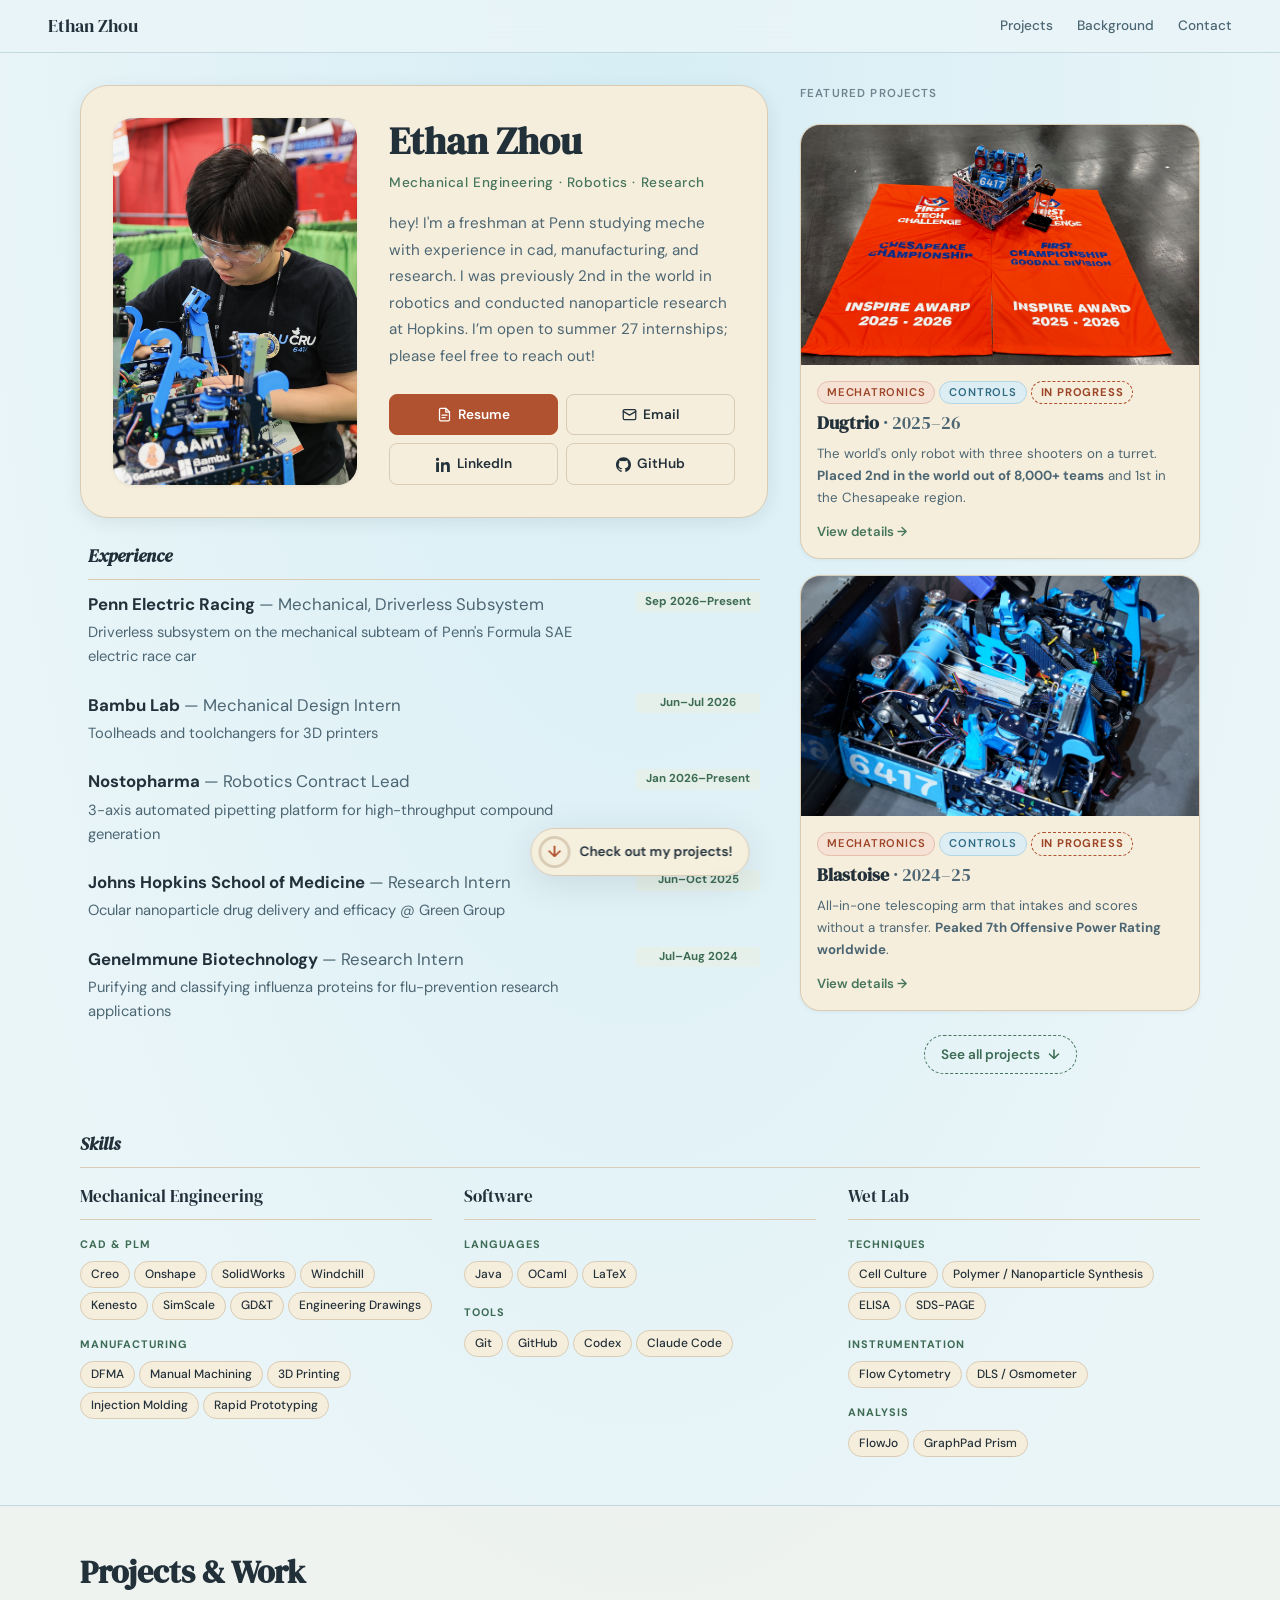
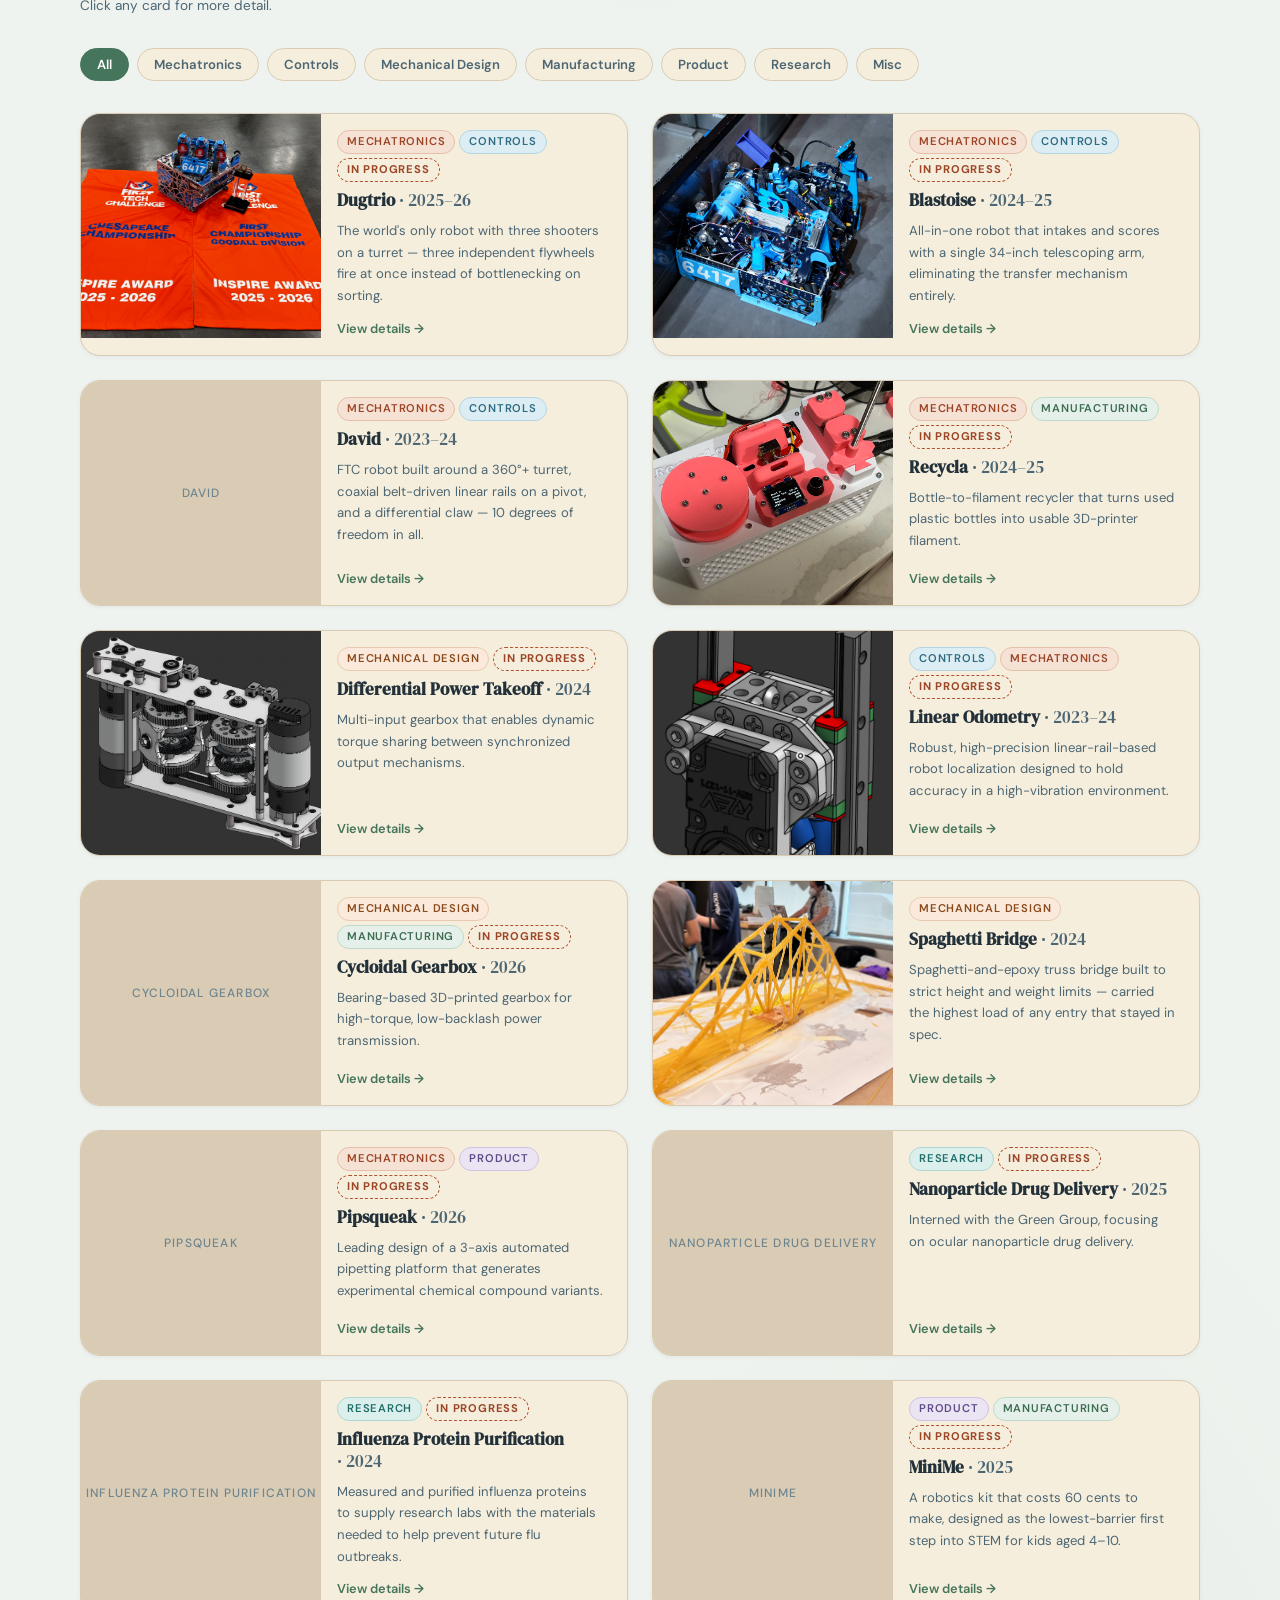
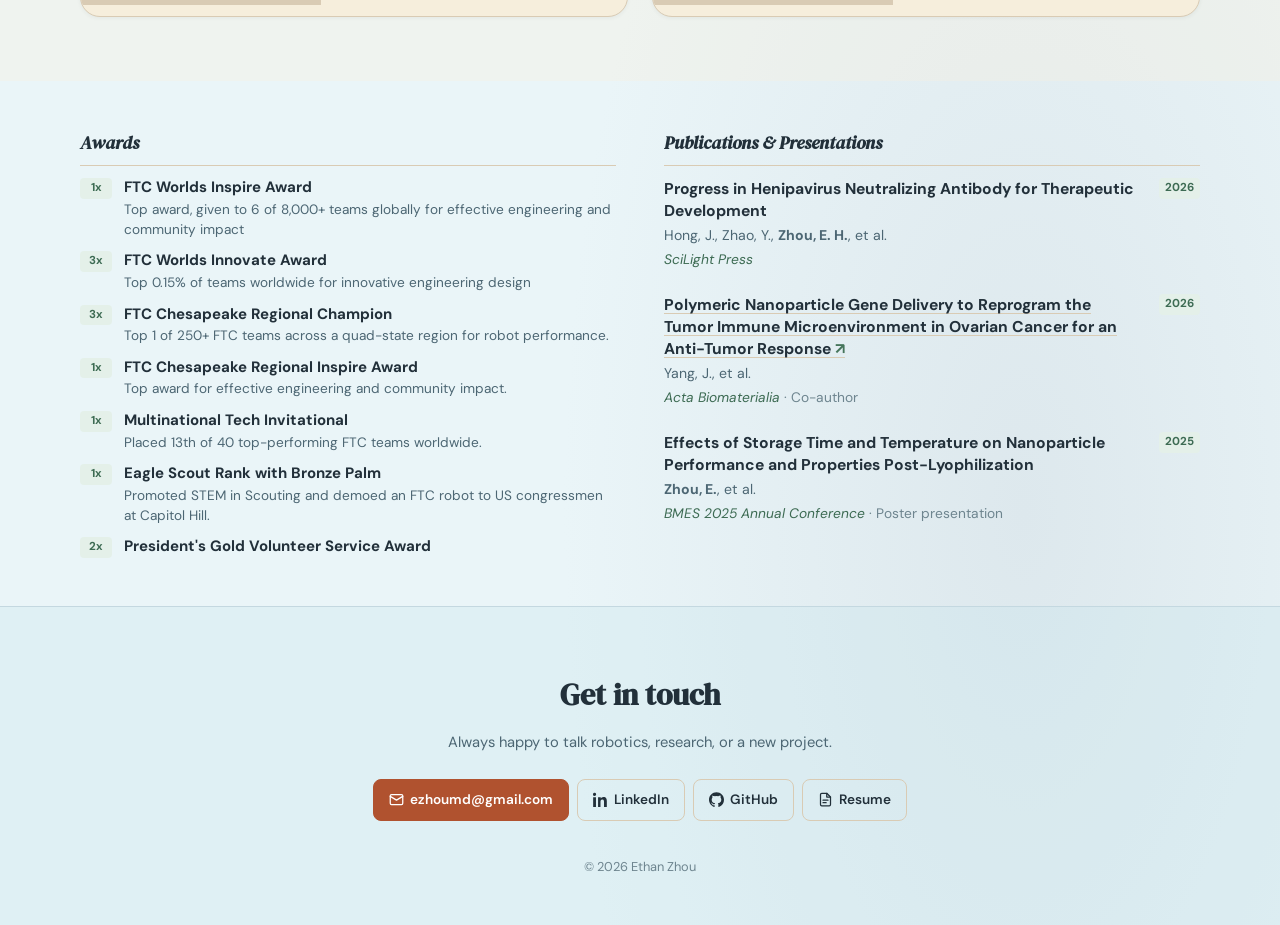
<file: index.html>
<!DOCTYPE html>
<html lang="en">
<head>
  <meta charset="UTF-8" />
  <meta name="viewport" content="width=device-width, initial-scale=1.0" />
  <title>Ethan Zhou's Portfolio</title>
  <meta name="description" content="Ethan Zhou | meche @ Penn | Robotics | Engineering | Research" />
  <link rel="icon" href="data:image/svg+xml,%3Csvg xmlns='http://www.w3.org/2000/svg' viewBox='0 0 64 64'%3E%3Crect width='64' height='64' rx='14' fill='%23B0522F'/%3E%3Ctext x='32' y='44' font-family='Georgia,serif' font-size='34' font-weight='bold' fill='%23F6EEDC' text-anchor='middle'%3EEZ%3C/text%3E%3C/svg%3E" />
  <link rel="preconnect" href="https://fonts.googleapis.com" />
  <link rel="preconnect" href="https://fonts.gstatic.com" crossorigin />
  <link href="https://fonts.googleapis.com/css2?family=DM+Serif+Display:ital@0;1&family=DM+Sans:ital,opsz,wght@0,9..40,300;0,9..40,400;0,9..40,500;0,9..40,600;1,9..40,300&display=swap" rel="stylesheet" />
  <!-- Bump ?v= when you change style.css so browsers don't serve a cached copy -->
  <link rel="stylesheet" href="style.css?v=32" />
</head>
<body>

  <!-- ============================================================
       SITE HEADER — minimal nav strip
  ============================================================ -->
  <header class="site-header">
    <span class="header-name">Ethan Zhou</span>
    <nav class="header-nav" aria-label="Page sections">
      <a href="#projects">Projects</a>
      <a href="#background">Background</a>
      <a href="#contact">Contact</a>
    </nav>
  </header>

  <main>

    <!-- ============================================================
         HERO — two-column: profile card (left) + featured projects (right)
    ============================================================ -->
    <section class="hero" aria-label="Introduction">
      <div class="hero-inner">

        <!-- LEFT: intro rectangle + experience, stacked -->
        <div class="hero-left">

        <aside class="profile-card" aria-label="Profile">

          <!-- Portrait panel — fills the side of the card -->
          <div class="profile-photo">
            <img src="images/PROFILE.jpg" alt="Ethan Zhou working on a competition robot">
          </div>

          <div class="profile-text">
            <h1 class="profile-name">Ethan Zhou</h1>
            <p class="profile-subtitle">Mechanical Engineering &middot; Robotics &middot; Research</p>

            <p class="profile-bio">
              hey! I'm a freshman at Penn studying meche with experience in cad, manufacturing, and research. I was previously 2nd in the world in robotics and conducted nanoparticle research at Hopkins. I’m open to summer 27 internships; please feel free to reach out!            </p>

            <div class="profile-actions">
              <a href="https://drive.google.com/file/d/1UGFIzrJO-yFdmoAfzXMEZqvPG4AEAjJo/view?usp=sharing" target="_blank" rel="noopener" class="btn btn-primary"><svg class="btn-icon" viewBox="0 0 24 24" fill="none" stroke="currentColor" stroke-width="2" stroke-linecap="round" stroke-linejoin="round" aria-hidden="true"><path d="M14 2H6a2 2 0 0 0-2 2v16a2 2 0 0 0 2 2h12a2 2 0 0 0 2-2V8z"/><path d="M14 2v6h6"/><path d="M8 13h8M8 17h5"/></svg>Resume</a>
              <a href="mailto:ezhoumd@gmail.com" class="btn btn-outline"><svg class="btn-icon" viewBox="0 0 24 24" fill="none" stroke="currentColor" stroke-width="2" stroke-linecap="round" stroke-linejoin="round" aria-hidden="true"><rect x="2" y="4" width="20" height="16" rx="2"/><path d="m2 7 10 6 10-6"/></svg>Email</a>
              <a href="https://www.linkedin.com/in/ezhoumd/" target="_blank" rel="noopener" class="btn btn-outline"><svg class="btn-icon" viewBox="0 0 24 24" fill="currentColor" aria-hidden="true"><path d="M4.98 3.5A2.5 2.5 0 1 1 0 3.5a2.5 2.5 0 0 1 4.98 0ZM.24 8.25h4.5V24H.24V8.25Zm7.86 0h4.31v2.15h.06c.6-1.14 2.07-2.34 4.26-2.34 4.56 0 5.4 3 5.4 6.9V24h-4.5v-7.9c0-1.88-.03-4.3-2.62-4.3-2.62 0-3.02 2.05-3.02 4.16V24H8.1V8.25Z"/></svg>LinkedIn</a>
              <a href="https://github.com/ezhoumd" target="_blank" rel="noopener" class="btn btn-outline"><svg class="btn-icon" viewBox="0 0 24 24" fill="currentColor" aria-hidden="true"><path d="M12 .5C5.37.5 0 5.87 0 12.5c0 5.3 3.44 9.8 8.21 11.39.6.11.82-.26.82-.58 0-.29-.01-1.05-.02-2.06-3.34.72-4.04-1.61-4.04-1.61-.55-1.39-1.34-1.76-1.34-1.76-1.09-.75.08-.73.08-.73 1.2.09 1.84 1.24 1.84 1.24 1.07 1.83 2.81 1.3 3.5.99.11-.78.42-1.3.76-1.6-2.67-.3-5.47-1.33-5.47-5.93 0-1.31.47-2.38 1.24-3.22-.13-.3-.54-1.52.11-3.18 0 0 1.01-.32 3.3 1.23a11.5 11.5 0 0 1 6.01 0c2.29-1.55 3.3-1.23 3.3-1.23.65 1.66.24 2.88.12 3.18.77.84 1.23 1.91 1.23 3.22 0 4.61-2.8 5.62-5.48 5.92.43.37.81 1.1.81 2.22 0 1.6-.01 2.9-.01 3.29 0 .32.21.7.83.58A12 12 0 0 0 24 12.5C24 5.87 18.63.5 12 .5Z"/></svg>GitHub</a>
            </div>
          </div>

        </aside>

        <!-- Experience sits here so the column isn't left half-empty -->
        <div class="cred-block hero-experience">
          <h3 class="cred-heading">Experience</h3>
          <ul class="exp-list">

            <li>
              <div class="exp-main">
                <h4 class="exp-role"><strong>Penn Electric Racing</strong> &mdash; Mechanical, Driverless Subsystem</h4>
                <p class="exp-desc">Driverless subsystem on the mechanical subteam of Penn's Formula SAE electric race car</p>
              </div>
              <span class="cred-year exp-date">Sep 2026&ndash;Present</span>
            </li>

            <li>
              <div class="exp-main">
                <h4 class="exp-role"><strong>Bambu Lab</strong> &mdash; Mechanical Design Intern</h4>
                <p class="exp-desc">Toolheads and toolchangers for 3D printers</p>
              </div>
              <span class="cred-year exp-date">Jun&ndash;Jul 2026</span>
            </li>

            <li>
              <div class="exp-main">
                <h4 class="exp-role"><strong>Nostopharma</strong> &mdash; Robotics Contract Lead</h4>
                <p class="exp-desc">3-axis automated pipetting platform for high-throughput compound generation</p>
              </div>
              <span class="cred-year exp-date">Jan 2026&ndash;Present</span>
            </li>

            <li>
              <div class="exp-main">
                <h4 class="exp-role"><strong>Johns Hopkins School of Medicine</strong> &mdash; Research Intern</h4>
                <p class="exp-desc">Ocular nanoparticle drug delivery and efficacy @ Green Group</p>
              </div>
              <span class="cred-year exp-date">Jun&ndash;Oct 2025</span>
            </li>

            <li>
              <div class="exp-main">
                <h4 class="exp-role"><strong>GeneImmune Biotechnology</strong> &mdash; Research Intern</h4>
                <p class="exp-desc">Purifying and classifying influenza proteins for flu-prevention research applications</p>
              </div>
              <span class="cred-year exp-date">Jul&ndash;Aug 2024</span>
            </li>

          </ul>
        </div>

        </div><!-- /hero-left -->

        <!-- RIGHT: two featured projects, stacked -->
        <section class="featured-projects" aria-labelledby="featured-heading">
          <h2 class="section-eyebrow" id="featured-heading">Featured Projects</h2>

          <div class="featured-grid">

            <a class="featured-card" href="dugtrio/">
              <div class="fcard-img-wrap">
                <img src="images/DUGTRIO.png" alt="Dugtrio robot">
              </div>
              <div class="fcard-body">
                <div class="fcard-tags">
                  <span class="tag tag--mechatronics">Mechatronics</span>
                  <span class="tag tag--controls">Controls</span>
                  <span class="wip-badge">In Progress</span>
                </div>
                <h3 class="fcard-title">Dugtrio <span class="fcard-year">&middot; 2025&ndash;26</span></h3>
                <p class="fcard-desc">The world's only robot with three shooters on a turret. <strong>Placed 2nd in the world out of 8,000+ teams</strong> and 1st in the Chesapeake region.</p>
                <span class="fcard-link">View details &rarr;</span>
              </div>
            </a>

            <a class="featured-card" href="blastoise/">
              <div class="fcard-img-wrap">
                <img src="images/BLASTOISE_MTI.jpg" alt="Blastoise robot">
              </div>
              <div class="fcard-body">
                <div class="fcard-tags">
                  <span class="tag tag--mechatronics">Mechatronics</span>
                  <span class="tag tag--controls">Controls</span>
                  <span class="wip-badge">In Progress</span>
                </div>
                <h3 class="fcard-title">Blastoise <span class="fcard-year">&middot; 2024&ndash;25</span></h3>
                <p class="fcard-desc">All-in-one telescoping arm that intakes and scores without a transfer. <strong>Peaked 7th Offensive Power Rating worldwide</strong>.</p>
                <span class="fcard-link">View details &rarr;</span>
              </div>
            </a>

          </div><!-- /featured-grid -->

          <a class="see-all" href="#projects">
            <span>See all projects</span>
            <span class="see-all-arrow" aria-hidden="true">&darr;</span>
          </a>
        </section>

      </div><!-- /hero-inner -->
    </section>

    <!-- ============================================================
         CREDENTIALS — education / experience / awards / publications / skills
    ============================================================ -->
    <section class="credentials skills-section" id="skills" aria-labelledby="skills-heading">
      <h2 class="visually-hidden" id="skills-heading">Skills</h2>


      <!-- Skills — full-width band so each domain gets room for subsections -->
      <div class="skills-block">
        <h3 class="cred-heading">Skills</h3>

        <div class="skills-domains">

          <div class="skill-domain">
            <span class="skill-domain-label">Mechanical Engineering</span>

            <div class="skill-sub">
              <span class="skill-sub-label">CAD &amp; PLM</span>
              <div class="skill-chips">
                <span class="chip">Creo</span>
                <span class="chip">Onshape</span>
                <span class="chip">SolidWorks</span>
                <span class="chip">Windchill</span>
                <span class="chip">Kenesto</span>
                <span class="chip">SimScale</span>
                <span class="chip">GD&amp;T</span>
                <span class="chip">Engineering Drawings</span>
              </div>
            </div>


            <div class="skill-sub">
              <span class="skill-sub-label">Manufacturing</span>
              <div class="skill-chips">
                <span class="chip">DFMA</span>
                <span class="chip">Manual Machining</span>
                <span class="chip">3D Printing</span>
                <span class="chip">Injection Molding</span>
                <span class="chip">Rapid Prototyping</span>
              </div>
            </div>
          </div>

          <div class="skill-domain">
            <span class="skill-domain-label">Software</span>

            <div class="skill-sub">
              <span class="skill-sub-label">Languages</span>
              <div class="skill-chips">
                <span class="chip">Java</span>
                <span class="chip">OCaml</span>
                <span class="chip">LaTeX</span>
              </div>
            </div>

            <div class="skill-sub">
              <span class="skill-sub-label">Tools</span>
              <div class="skill-chips">
                <span class="chip">Git</span>
                <span class="chip">GitHub</span>
                <span class="chip">Codex</span>
                <span class="chip">Claude Code</span>
              </div>
            </div>
          </div>

          <div class="skill-domain">
            <span class="skill-domain-label">Wet Lab</span>

            <div class="skill-sub">
              <span class="skill-sub-label">Techniques</span>
              <div class="skill-chips">
                <span class="chip">Cell Culture</span>
                <span class="chip">Polymer / Nanoparticle Synthesis</span>
                <span class="chip">ELISA</span>
                <span class="chip">SDS-PAGE</span>
              </div>
            </div>

            <div class="skill-sub">
              <span class="skill-sub-label">Instrumentation</span>
              <div class="skill-chips">
                <span class="chip">Flow Cytometry</span>
                <span class="chip">DLS / Osmometer</span>
              </div>
            </div>

            <div class="skill-sub">
              <span class="skill-sub-label">Analysis</span>
              <div class="skill-chips">
                <span class="chip">FlowJo</span>
                <span class="chip">GraphPad Prism</span>
              </div>
            </div>
          </div>

        </div>
      </div>
    </section>

    <!-- ============================================================
         PROJECTS SECTION — filterable grid; each card opens a modal
    ============================================================ -->
    <section class="projects-section" id="projects" aria-labelledby="projects-heading">
      <div class="projects-header">
        <div>
          <h2 class="section-title" id="projects-heading">Projects &amp; Work</h2>
          <p class="section-sub">Click any card for more detail.</p>
        </div>

      </div>

      <!-- Filter pills — all categories visible in one line -->
      <div class="filter-bar" id="filter-bar" role="group" aria-label="Filter projects by category">
        <button type="button" class="filter-pill is-active" data-filter="all">All</button>
        <button type="button" class="filter-pill" data-filter="mechatronics">Mechatronics</button>
        <button type="button" class="filter-pill" data-filter="controls">Controls</button>
        <button type="button" class="filter-pill" data-filter="mechanical">Mechanical Design</button>
        <button type="button" class="filter-pill" data-filter="manufacturing">Manufacturing</button>
        <button type="button" class="filter-pill" data-filter="product">Product</button>
        <button type="button" class="filter-pill" data-filter="research">Research</button>
        <button type="button" class="filter-pill" data-filter="misc">Misc</button>
      </div>

      <!-- Project card grid — cards are generated from the PROJECTS
           config in the script below, so links live in one place. -->
      <div class="projects-grid" id="projects-grid"></div>

      <!-- Empty state (shown when filter has no results) -->
      <p class="projects-empty" id="projects-empty" hidden>No projects in this category yet.</p>

    </section>

    <!-- ============================================================
         BACKGROUND — awards and publications, after the projects
    ============================================================ -->
    <section class="credentials background-section" id="background" aria-labelledby="background-heading">
      <h2 class="visually-hidden" id="background-heading">Background</h2>

      <div class="credentials-grid">

        <!-- Awards -->
        <div class="cred-block">
          <h3 class="cred-heading">Awards</h3>
          <ul class="award-list">

            <li>
              <span class="cred-year award-count">1x</span>
              <div class="award-main">
                <h4 class="award-name">FTC Worlds Inspire Award</h4>
                <p class="award-desc">Top award, given to 6 of 8,000+ teams globally for effective engineering and community impact</p>
              </div>
            </li>

            <li>
              <span class="cred-year award-count">3x</span>
              <div class="award-main">
                <h4 class="award-name">FTC Worlds Innovate Award</h4>
                <p class="award-desc">Top 0.15% of teams worldwide for innovative engineering design</p>
              </div>
            </li>

            <li>
              <span class="cred-year award-count">3x</span>
              <div class="award-main">
                <h4 class="award-name">FTC Chesapeake Regional Champion</h4>
                <p class="award-desc">Top 1 of 250+ FTC teams across a quad-state region for robot performance.</p>
              </div>
            </li>

            <li>
              <span class="cred-year award-count">1x</span>
              <div class="award-main">
                <h4 class="award-name">FTC Chesapeake Regional Inspire Award</h4>
                <p class="award-desc">Top award for effective engineering and community impact.</p>
              </div>
            </li>

            <li>
              <span class="cred-year award-count">1x</span>
              <div class="award-main">
                <h4 class="award-name">Multinational Tech Invitational</h4>
                <p class="award-desc">Placed 13th of 40 top-performing FTC teams worldwide.</p>
              </div>
            </li>

            <li>
              <span class="cred-year award-count">1x</span>
              <div class="award-main">
                <h4 class="award-name">Eagle Scout Rank with Bronze Palm</h4>
                <p class="award-desc">Promoted STEM in Scouting and demoed an FTC robot to US congressmen at Capitol Hill.</p>
              </div>
            </li>

            <li>
              <span class="cred-year award-count">2x</span>
              <div class="award-main">
                <h4 class="award-name">President's Gold Volunteer Service Award</h4>
              </div>
            </li>

          </ul>
        </div>

        <!-- Publications
             ↓↓↓ To link a publication, paste your Google Drive (or DOI) URL
             inside the quotes of that item's data-link="" attribute. The title
             becomes the link. Leave it empty and it renders as plain text. ↓↓↓ -->
        <div class="cred-block">
          <h3 class="cred-heading">Publications &amp; Presentations</h3>
          <ul class="pub-list">

            <li data-link="">
              <div class="pub-main">
                <h4 class="pub-title">Progress in Henipavirus Neutralizing Antibody for Therapeutic Development</h4>
                <p class="pub-authors">Hong, J., Zhao, Y., <strong>Zhou, E. H.</strong>, et al.</p>
                <p class="pub-venue">SciLight Press</p>
              </div>
              <span class="cred-year pub-date">2026</span>
            </li>

            <li data-link="https://www.sciencedirect.com/science/article/pii/S1742706126007075">
              <div class="pub-main">
                <h4 class="pub-title">Polymeric Nanoparticle Gene Delivery to Reprogram the Tumor Immune Microenvironment in Ovarian Cancer for an Anti-Tumor Response</h4>
                <p class="pub-authors">Yang, J., et al.</p>
                <p class="pub-venue">Acta Biomaterialia <span class="pub-status">&middot; Co-author</span></p>
              </div>
              <span class="cred-year pub-date">2026</span>
            </li>

            <li data-link="">
              <div class="pub-main">
                <h4 class="pub-title">Effects of Storage Time and Temperature on Nanoparticle Performance and Properties Post-Lyophilization</h4>
                <p class="pub-authors"><strong>Zhou, E.</strong>, et al.</p>
                <p class="pub-venue">BMES 2025 Annual Conference <span class="pub-status">&middot; Poster presentation</span></p>
              </div>
              <span class="cred-year pub-date">2025</span>
            </li>

          </ul>
        </div>

      </div><!-- /credentials-grid -->
    </section>

  </main>

  <!-- ============================================================
       SITE FOOTER — doubles as the Contact target
  ============================================================ -->
  <footer class="site-footer" id="contact">
    <div class="footer-inner">
      <h2 class="footer-heading">Get in touch</h2>
      <p class="footer-note">Always happy to talk robotics, research, or a new project.</p>

      <div class="footer-links">
        <a href="mailto:ezhoumd@gmail.com" class="btn btn-primary"><svg class="btn-icon" viewBox="0 0 24 24" fill="none" stroke="currentColor" stroke-width="2" stroke-linecap="round" stroke-linejoin="round" aria-hidden="true"><rect x="2" y="4" width="20" height="16" rx="2"/><path d="m2 7 10 6 10-6"/></svg>ezhoumd@gmail.com</a>
        <a href="https://www.linkedin.com/in/ezhoumd/" target="_blank" rel="noopener" class="btn btn-outline"><svg class="btn-icon" viewBox="0 0 24 24" fill="currentColor" aria-hidden="true"><path d="M4.98 3.5A2.5 2.5 0 1 1 0 3.5a2.5 2.5 0 0 1 4.98 0ZM.24 8.25h4.5V24H.24V8.25Zm7.86 0h4.31v2.15h.06c.6-1.14 2.07-2.34 4.26-2.34 4.56 0 5.4 3 5.4 6.9V24h-4.5v-7.9c0-1.88-.03-4.3-2.62-4.3-2.62 0-3.02 2.05-3.02 4.16V24H8.1V8.25Z"/></svg>LinkedIn</a>
        <a href="https://github.com/ezhoumd" target="_blank" rel="noopener" class="btn btn-outline"><svg class="btn-icon" viewBox="0 0 24 24" fill="currentColor" aria-hidden="true"><path d="M12 .5C5.37.5 0 5.87 0 12.5c0 5.3 3.44 9.8 8.21 11.39.6.11.82-.26.82-.58 0-.29-.01-1.05-.02-2.06-3.34.72-4.04-1.61-4.04-1.61-.55-1.39-1.34-1.76-1.34-1.76-1.09-.75.08-.73.08-.73 1.2.09 1.84 1.24 1.84 1.24 1.07 1.83 2.81 1.3 3.5.99.11-.78.42-1.3.76-1.6-2.67-.3-5.47-1.33-5.47-5.93 0-1.31.47-2.38 1.24-3.22-.13-.3-.54-1.52.11-3.18 0 0 1.01-.32 3.3 1.23a11.5 11.5 0 0 1 6.01 0c2.29-1.55 3.3-1.23 3.3-1.23.65 1.66.24 2.88.12 3.18.77.84 1.23 1.91 1.23 3.22 0 4.61-2.8 5.62-5.48 5.92.43.37.81 1.1.81 2.22 0 1.6-.01 2.9-.01 3.29 0 .32.21.7.83.58A12 12 0 0 0 24 12.5C24 5.87 18.63.5 12 .5Z"/></svg>GitHub</a>
        <a href="https://drive.google.com/file/d/1UGFIzrJO-yFdmoAfzXMEZqvPG4AEAjJo/view?usp=sharing" target="_blank" rel="noopener" class="btn btn-outline"><svg class="btn-icon" viewBox="0 0 24 24" fill="none" stroke="currentColor" stroke-width="2" stroke-linecap="round" stroke-linejoin="round" aria-hidden="true"><path d="M14 2H6a2 2 0 0 0-2 2v16a2 2 0 0 0 2 2h12a2 2 0 0 0 2-2V8z"/><path d="M14 2v6h6"/><path d="M8 13h8M8 17h5"/></svg>Resume</a>
      </div>

      <p class="footer-copy">&copy; <span id="year"></span> Ethan Zhou</p>
    </div>
  </footer>

  <!-- Floating "jump to projects" pill — the ring fills as you scroll
       toward the projects section, and the pill fades out on arrival. -->
  <a class="jump-pill" id="jump-pill" href="#projects" aria-label="Check out my projects">
    <span class="jump-ring" aria-hidden="true">
      <svg viewBox="0 0 36 36">
        <circle class="jump-ring-track" cx="18" cy="18" r="15.5" />
        <circle class="jump-ring-fill" id="jump-ring-fill" cx="18" cy="18" r="15.5" />
      </svg>
      <span class="jump-arrow">&darr;</span>
    </span>
    <span class="jump-label">Check out my projects!</span>
  </a>

  <script src="projects.js"></script>
  <script>
  // PROJECTS lives in projects.js so build.js can share it.

  /* ================================================================
     Everything below is wiring — no need to edit.
  ================================================================ */

  // --- Auto-update copyright year ---
  document.getElementById('year').textContent = new Date().getFullYear();

  // --- Build the project grid from PROJECTS ---
  const grid = document.getElementById('projects-grid');

  grid.innerHTML = PROJECTS.map(p => `
    <a class="project-card" href="${p.id}/" data-category="${p.cats.join(' ')}">
      <div class="pcard-img-wrap">
        ${p.img
          ? `<img src="${p.img}" alt="${p.title}">`
          : `<div class="img-placeholder"><span class="img-placeholder-label">${p.title}</span></div>`}
      </div>
      <div class="pcard-body">
        <div class="pcard-tags">
          ${p.tags.map(([label, cls]) => `<span class="tag tag--${cls}">${label}</span>`).join('')}${p.wip ? '<span class="wip-badge">In Progress</span>' : ''}
        </div>
        <h3 class="pcard-title">${p.title}${p.year ? ` <span class="pcard-year">· ${p.year}</span>` : ''}</h3>
        <p class="pcard-desc">${p.blurb || p.summary}</p>
        <span class="pcard-link">View details →</span>
      </div>
    </a>
  `).join('');

  // --- Project filter pills (a card can sit in several categories) ---
  const filterBar = document.getElementById('filter-bar');
  const empty     = document.getElementById('projects-empty');

  function applyFilter(val) {
    let visible = 0;

    document.querySelectorAll('.project-card').forEach(card => {
      const cats = (card.dataset.category || '').split(/\s+/);
      const matches = val === 'all' || cats.includes(val);
      card.hidden = !matches;
      if (matches) visible++;
    });

    empty.hidden = visible > 0;

    filterBar.querySelectorAll('.filter-pill').forEach(btn => {
      const on = btn.dataset.filter === val;
      btn.classList.toggle('is-active', on);
      btn.setAttribute('aria-pressed', on);
    });
  }

  filterBar.addEventListener('click', e => {
    const btn = e.target.closest('.filter-pill');
    if (btn) applyFilter(btn.dataset.filter);
  });

  applyFilter('all');

  // --- Scroll widgets pointing down to the projects section ---
  const jumpPill = document.getElementById('jump-pill');
  const ringFill = document.getElementById('jump-ring-fill');
  const projectsEl = document.getElementById('projects');
  const RING = 2 * Math.PI * 15.5;
  ringFill.style.strokeDasharray = RING;

  function updateJump() {
    const target = projectsEl.offsetTop - window.innerHeight * 0.6;
    const progress = Math.min(1, Math.max(0, window.scrollY / Math.max(1, target)));
    ringFill.style.strokeDashoffset = RING * (1 - progress);
    // Hide once the projects section is on screen
    jumpPill.classList.toggle('is-hidden', progress >= 1);
  }

  window.addEventListener('scroll', updateJump, { passive: true });
  window.addEventListener('resize', updateJump);
  updateJump();

  // --- Publication links: the title becomes a link once data-link is filled ---
  document.querySelectorAll('.pub-list li[data-link]').forEach(li => {
    const url = (li.dataset.link || '').trim();
    if (!url) return;

    const title = li.querySelector('.pub-title');
    if (!title) return;

    const a = document.createElement('a');
    a.href = url;
    a.target = '_blank';
    a.rel = 'noopener';
    a.className = 'pub-link';
    a.innerHTML = title.innerHTML + ' <span class="pub-arrow">↗</span>';

    title.innerHTML = '';
    title.appendChild(a);
  });
  </script>

</body>
</html>
</file>
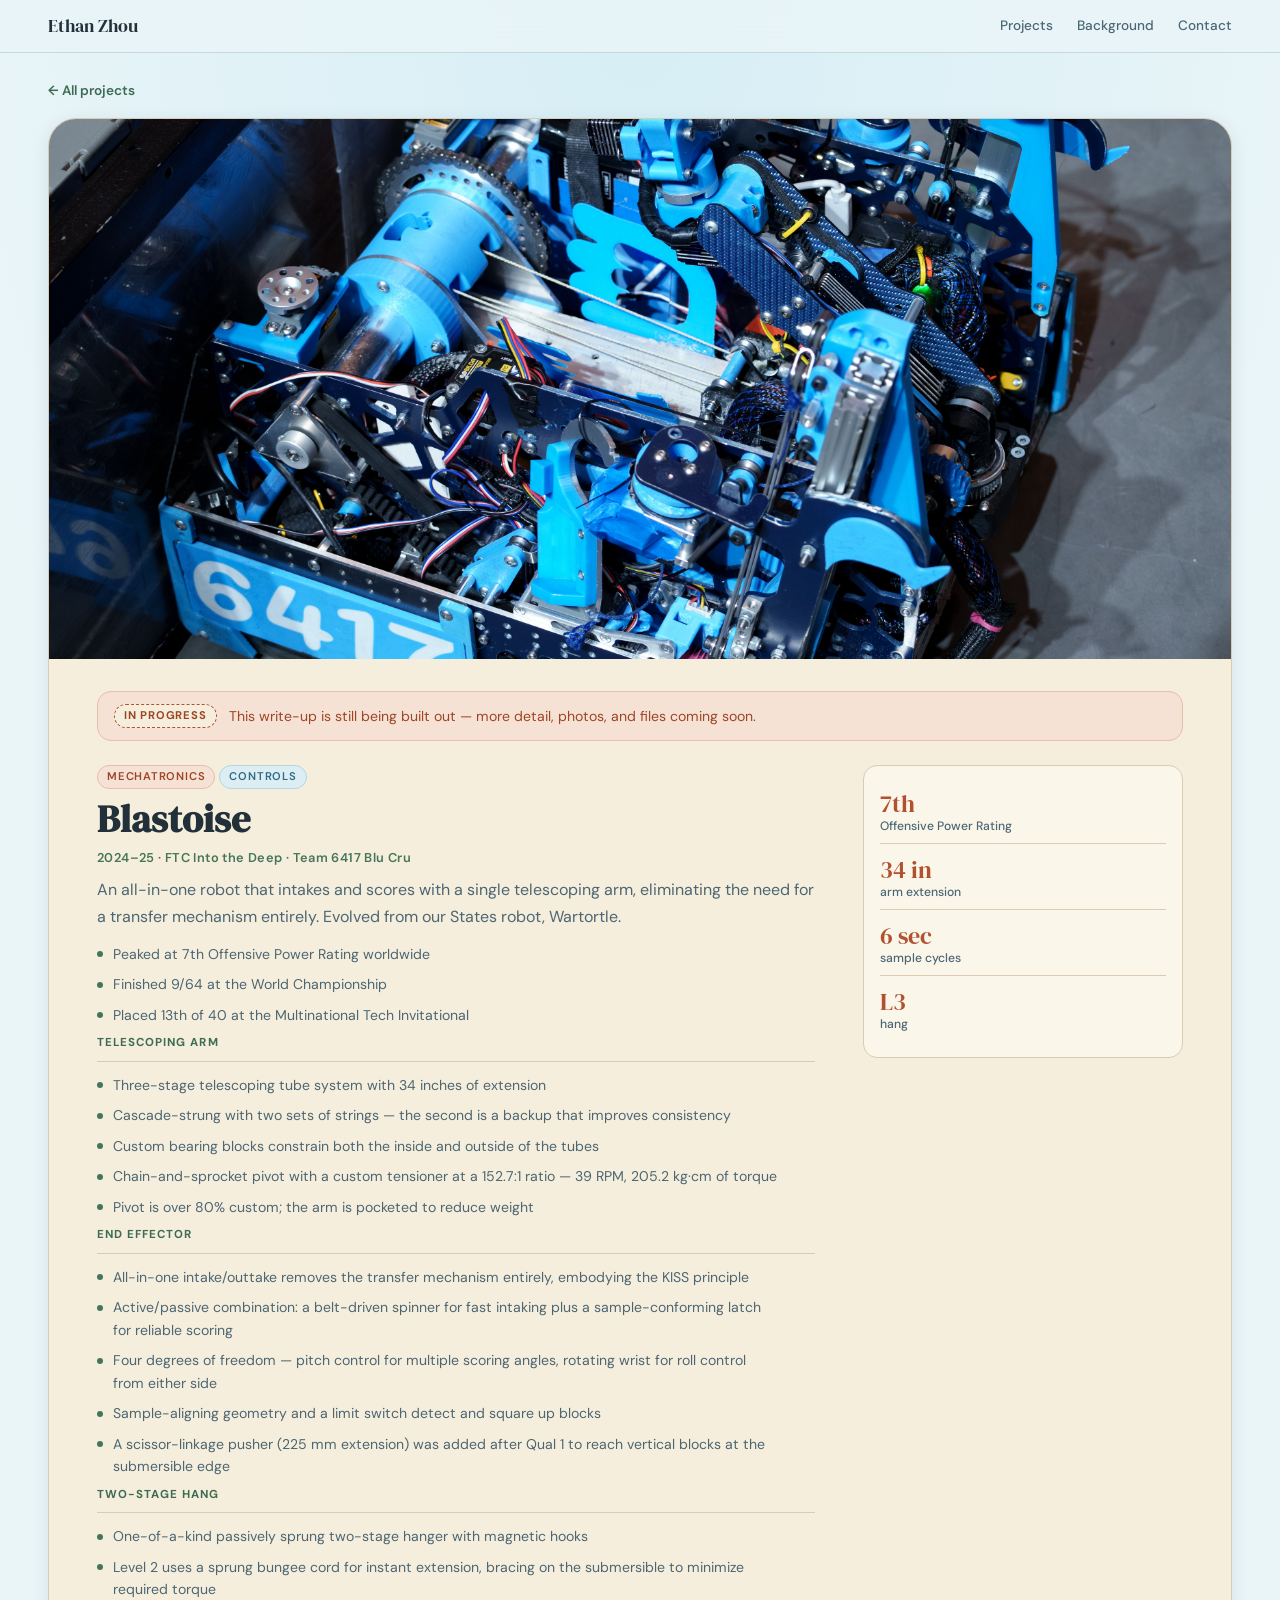
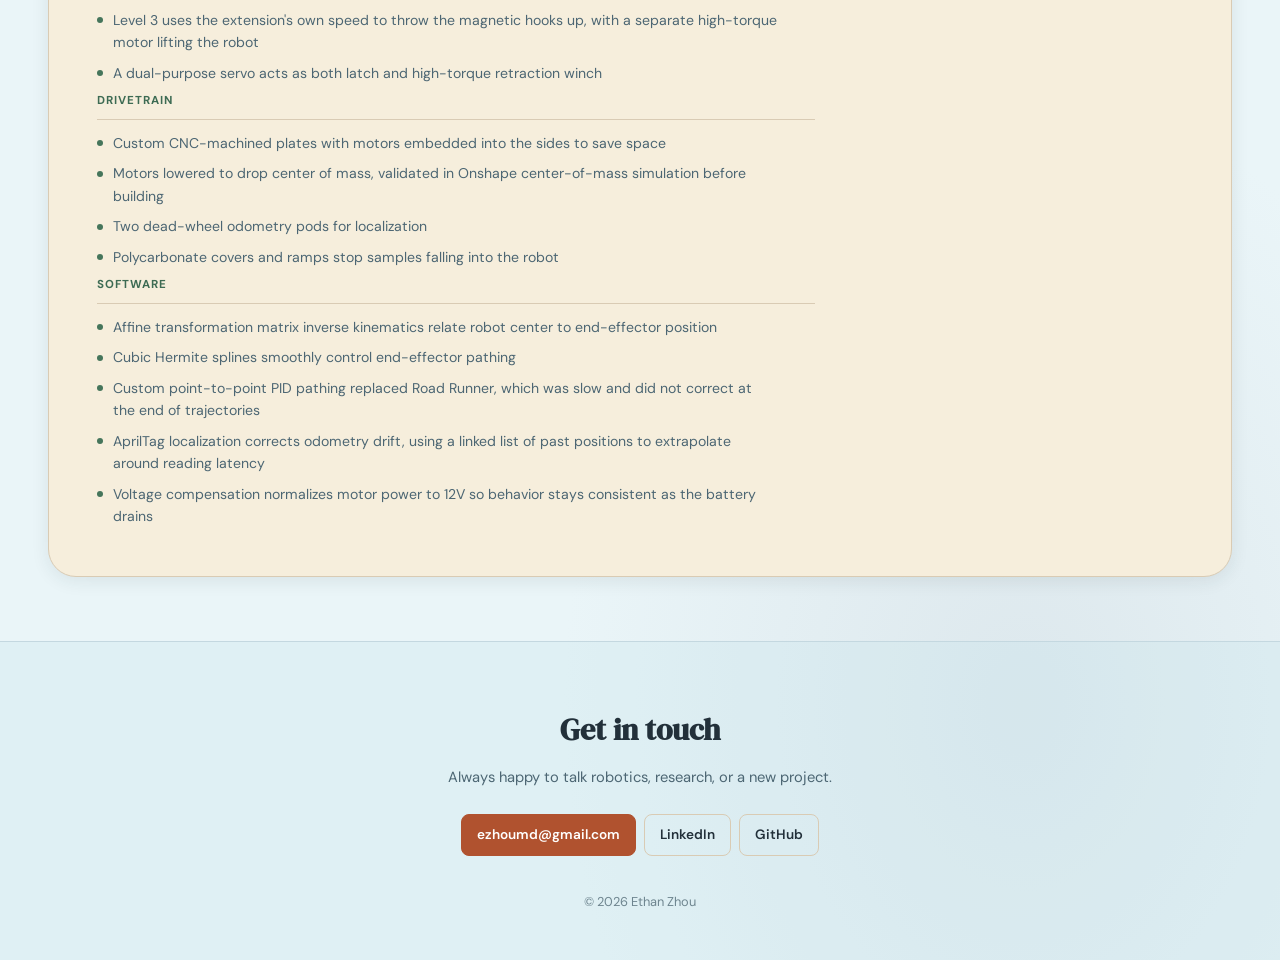
<file: blastoise/index.html>
<!DOCTYPE html>
<html lang="en">
<head>
  <meta charset="UTF-8" />
  <meta name="viewport" content="width=device-width, initial-scale=1.0" />
  <title>Blastoise &middot; Ethan Zhou</title>
  <meta name="description" content="All-in-one robot that intakes and scores with a single 34-inch telescoping arm, eliminating the transfer mechanism entirely." />

  <meta property="og:type" content="article" />
  <meta property="og:title" content="Blastoise &middot; Ethan Zhou" />
  <meta property="og:description" content="All-in-one robot that intakes and scores with a single 34-inch telescoping arm, eliminating the transfer mechanism entirely." />
  <meta property="og:image" content="../images/BLASTOISE_MTI.jpg" />
  <meta name="twitter:card" content="summary_large_image" />

  <link rel="icon" href="data:image/svg+xml,%3Csvg xmlns='http://www.w3.org/2000/svg' viewBox='0 0 64 64'%3E%3Crect width='64' height='64' rx='14' fill='%23B0522F'/%3E%3Ctext x='32' y='44' font-family='Georgia,serif' font-size='34' font-weight='bold' fill='%23F6EEDC' text-anchor='middle'%3EEZ%3C/text%3E%3C/svg%3E" />
  <link rel="preconnect" href="https://fonts.googleapis.com" />
  <link rel="preconnect" href="https://fonts.gstatic.com" crossorigin />
  <link href="https://fonts.googleapis.com/css2?family=DM+Serif+Display:ital@0;1&family=DM+Sans:ital,opsz,wght@0,9..40,300;0,9..40,400;0,9..40,500;0,9..40,600;1,9..40,300&display=swap" rel="stylesheet" />
  <link rel="stylesheet" href="../style.css?v=32" />
</head>
<body>

  <header class="site-header">
    <a class="header-name" href="../">Ethan Zhou</a>
    <nav class="header-nav" aria-label="Page sections">
      <a href="../#projects">Projects</a>
      <a href="../#background">Background</a>
      <a href="../#contact">Contact</a>
    </nav>
  </header>

  <main class="project-page">
    <a class="project-back" href="../#projects">&larr; All projects</a>

    <article class="project-article">
      <div class="project-hero-media">
        <img src="../images/BLASTOISE_MTI.jpg" alt="Blastoise">
      </div>

      <div class="project-body">
        <div class="wip-notice" role="status">
          <span class="wip-badge">In Progress</span>
          <span>This write-up is still being built out &mdash; more detail, photos, and files coming soon.</span>
        </div>
        <div class="project-layout">

          <div class="project-main">
            <div class="modal-tags">
              <span class="tag tag--mechatronics">Mechatronics</span>
          <span class="tag tag--controls">Controls</span>
            </div>

            <h1 class="project-title">Blastoise</h1>
            <p class="modal-meta">2024–25 &middot; FTC Into the Deep · Team 6417 Blu Cru</p>
            <p class="modal-summary">An all-in-one robot that intakes and scores with a single telescoping arm, eliminating the need for a transfer mechanism entirely. Evolved from our States robot, Wartortle.</p>

        <ul class="modal-points">
          <li>Peaked at 7th Offensive Power Rating worldwide</li>
          <li>Finished 9/64 at the World Championship</li>
          <li>Placed 13th of 40 at the Multinational Tech Invitational</li>
        </ul>
        <section class="modal-section">
          <h2 class="modal-section-heading">Telescoping Arm</h2>
          <ul class="modal-points">
            <li>Three-stage telescoping tube system with 34 inches of extension</li>
            <li>Cascade-strung with two sets of strings — the second is a backup that improves consistency</li>
            <li>Custom bearing blocks constrain both the inside and outside of the tubes</li>
            <li>Chain-and-sprocket pivot with a custom tensioner at a 152.7:1 ratio — 39 RPM, 205.2 kg·cm of torque</li>
            <li>Pivot is over 80% custom; the arm is pocketed to reduce weight</li>
          </ul>
        </section>

        <section class="modal-section">
          <h2 class="modal-section-heading">End Effector</h2>
          <ul class="modal-points">
            <li>All-in-one intake/outtake removes the transfer mechanism entirely, embodying the KISS principle</li>
            <li>Active/passive combination: a belt-driven spinner for fast intaking plus a sample-conforming latch for reliable scoring</li>
            <li>Four degrees of freedom — pitch control for multiple scoring angles, rotating wrist for roll control from either side</li>
            <li>Sample-aligning geometry and a limit switch detect and square up blocks</li>
            <li>A scissor-linkage pusher (225 mm extension) was added after Qual 1 to reach vertical blocks at the submersible edge</li>
          </ul>
        </section>

        <section class="modal-section">
          <h2 class="modal-section-heading">Two-Stage Hang</h2>
          <ul class="modal-points">
            <li>One-of-a-kind passively sprung two-stage hanger with magnetic hooks</li>
            <li>Level 2 uses a sprung bungee cord for instant extension, bracing on the submersible to minimize required torque</li>
            <li>Level 3 uses the extension's own speed to throw the magnetic hooks up, with a separate high-torque motor lifting the robot</li>
            <li>A dual-purpose servo acts as both latch and high-torque retraction winch</li>
          </ul>
        </section>

        <section class="modal-section">
          <h2 class="modal-section-heading">Drivetrain</h2>
          <ul class="modal-points">
            <li>Custom CNC-machined plates with motors embedded into the sides to save space</li>
            <li>Motors lowered to drop center of mass, validated in Onshape center-of-mass simulation before building</li>
            <li>Two dead-wheel odometry pods for localization</li>
            <li>Polycarbonate covers and ramps stop samples falling into the robot</li>
          </ul>
        </section>

        <section class="modal-section">
          <h2 class="modal-section-heading">Software</h2>
          <ul class="modal-points">
            <li>Affine transformation matrix inverse kinematics relate robot center to end-effector position</li>
            <li>Cubic Hermite splines smoothly control end-effector pathing</li>
            <li>Custom point-to-point PID pathing replaced Road Runner, which was slow and did not correct at the end of trajectories</li>
            <li>AprilTag localization corrects odometry drift, using a linked list of past positions to extrapolate around reading latency</li>
            <li>Voltage compensation normalizes motor power to 12V so behavior stays consistent as the battery drains</li>
          </ul>
        </section>
          </div>

          <aside class="project-side">
          <div class="side-stats">
            <div class="mstat">
              <span class="mstat-value">7th</span>
              <span class="mstat-label">Offensive Power Rating</span>
            </div>
            <div class="mstat">
              <span class="mstat-value">34 in</span>
              <span class="mstat-label">arm extension</span>
            </div>
            <div class="mstat">
              <span class="mstat-value">6 sec</span>
              <span class="mstat-label">sample cycles</span>
            </div>
            <div class="mstat">
              <span class="mstat-value">L3</span>
              <span class="mstat-label">hang</span>
            </div>
          </div>
          </aside>
        </div>

      </div>
    </article>
  </main>

  <footer class="site-footer" id="contact">
    <div class="footer-inner">
      <h2 class="footer-heading">Get in touch</h2>
      <p class="footer-note">Always happy to talk robotics, research, or a new project.</p>
      <div class="footer-links">
        <a href="mailto:ezhoumd@gmail.com" class="btn btn-primary">ezhoumd@gmail.com</a>
        <a href="https://www.linkedin.com/in/ezhoumd/" target="_blank" rel="noopener" class="btn btn-outline">LinkedIn</a>
        <a href="https://github.com/ezhoumd" target="_blank" rel="noopener" class="btn btn-outline">GitHub</a>
      </div>
      <p class="footer-copy">&copy; <span id="year"></span> Ethan Zhou</p>
    </div>
  </footer>

  <script>document.getElementById('year').textContent = new Date().getFullYear();</script>
</body>
</html>
</file>
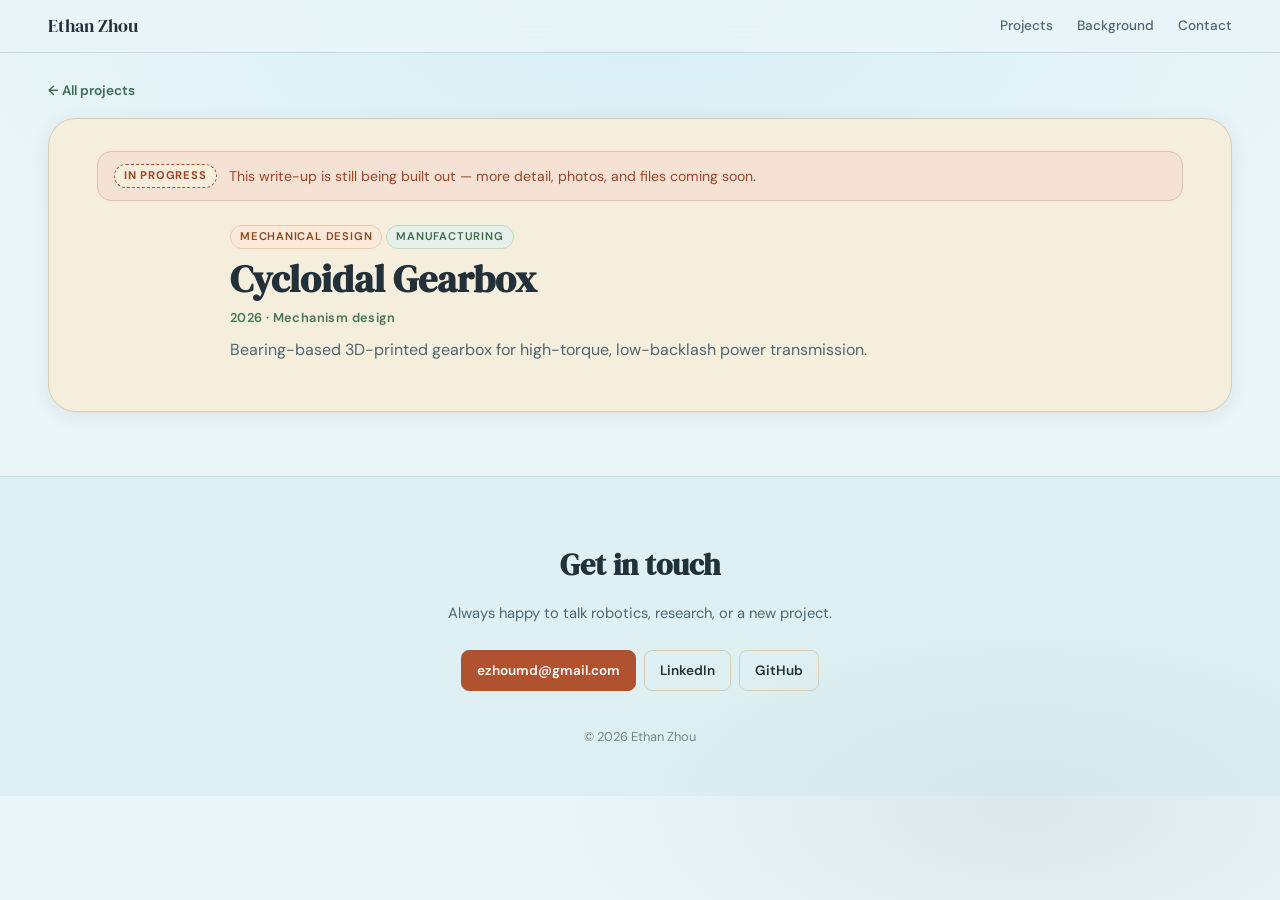
<file: cycloidal/index.html>
<!DOCTYPE html>
<html lang="en">
<head>
  <meta charset="UTF-8" />
  <meta name="viewport" content="width=device-width, initial-scale=1.0" />
  <title>Cycloidal Gearbox &middot; Ethan Zhou</title>
  <meta name="description" content="Bearing-based 3D-printed gearbox for high-torque, low-backlash power transmission." />

  <meta property="og:type" content="article" />
  <meta property="og:title" content="Cycloidal Gearbox &middot; Ethan Zhou" />
  <meta property="og:description" content="Bearing-based 3D-printed gearbox for high-torque, low-backlash power transmission." />
  
  <meta name="twitter:card" content="summary_large_image" />

  <link rel="icon" href="data:image/svg+xml,%3Csvg xmlns='http://www.w3.org/2000/svg' viewBox='0 0 64 64'%3E%3Crect width='64' height='64' rx='14' fill='%23B0522F'/%3E%3Ctext x='32' y='44' font-family='Georgia,serif' font-size='34' font-weight='bold' fill='%23F6EEDC' text-anchor='middle'%3EEZ%3C/text%3E%3C/svg%3E" />
  <link rel="preconnect" href="https://fonts.googleapis.com" />
  <link rel="preconnect" href="https://fonts.gstatic.com" crossorigin />
  <link href="https://fonts.googleapis.com/css2?family=DM+Serif+Display:ital@0;1&family=DM+Sans:ital,opsz,wght@0,9..40,300;0,9..40,400;0,9..40,500;0,9..40,600;1,9..40,300&display=swap" rel="stylesheet" />
  <link rel="stylesheet" href="../style.css?v=32" />
</head>
<body>

  <header class="site-header">
    <a class="header-name" href="../">Ethan Zhou</a>
    <nav class="header-nav" aria-label="Page sections">
      <a href="../#projects">Projects</a>
      <a href="../#background">Background</a>
      <a href="../#contact">Contact</a>
    </nav>
  </header>

  <main class="project-page">
    <a class="project-back" href="../#projects">&larr; All projects</a>

    <article class="project-article">

      <div class="project-body">
        <div class="wip-notice" role="status">
          <span class="wip-badge">In Progress</span>
          <span>This write-up is still being built out &mdash; more detail, photos, and files coming soon.</span>
        </div>
        <div class="project-layout project-layout--single">

          <div class="project-main">
            <div class="modal-tags">
              <span class="tag tag--mechanical">Mechanical Design</span>
          <span class="tag tag--manufacturing">Manufacturing</span>
            </div>

            <h1 class="project-title">Cycloidal Gearbox</h1>
            <p class="modal-meta">2026 &middot; Mechanism design</p>
            <p class="modal-summary">Bearing-based 3D-printed gearbox for high-torque, low-backlash power transmission.</p>

          </div>

        </div>

      </div>
    </article>
  </main>

  <footer class="site-footer" id="contact">
    <div class="footer-inner">
      <h2 class="footer-heading">Get in touch</h2>
      <p class="footer-note">Always happy to talk robotics, research, or a new project.</p>
      <div class="footer-links">
        <a href="mailto:ezhoumd@gmail.com" class="btn btn-primary">ezhoumd@gmail.com</a>
        <a href="https://www.linkedin.com/in/ezhoumd/" target="_blank" rel="noopener" class="btn btn-outline">LinkedIn</a>
        <a href="https://github.com/ezhoumd" target="_blank" rel="noopener" class="btn btn-outline">GitHub</a>
      </div>
      <p class="footer-copy">&copy; <span id="year"></span> Ethan Zhou</p>
    </div>
  </footer>

  <script>document.getElementById('year').textContent = new Date().getFullYear();</script>
</body>
</html>
</file>
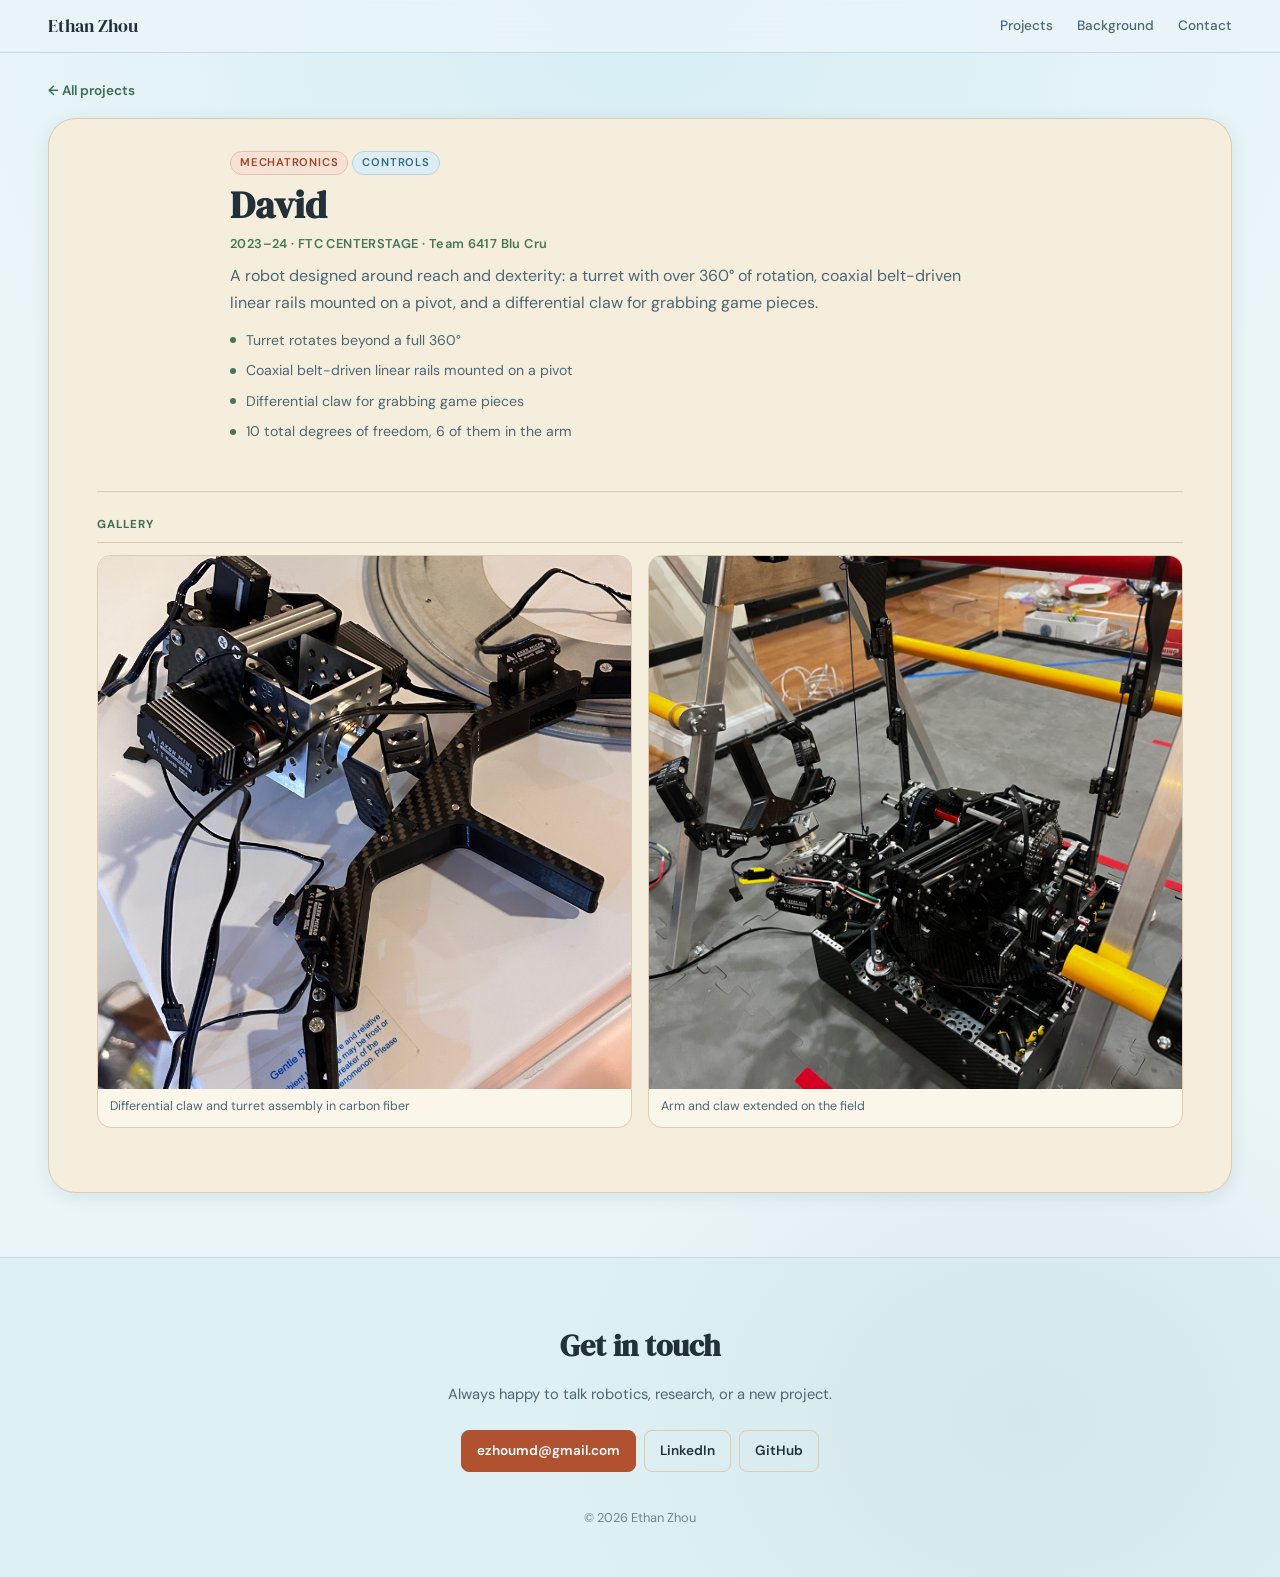
<file: david/index.html>
<!DOCTYPE html>
<html lang="en">
<head>
  <meta charset="UTF-8" />
  <meta name="viewport" content="width=device-width, initial-scale=1.0" />
  <title>David &middot; Ethan Zhou</title>
  <meta name="description" content="FTC robot built around a 360°+ turret, coaxial belt-driven linear rails on a pivot, and a differential claw — 10 degrees of freedom in all." />

  <meta property="og:type" content="article" />
  <meta property="og:title" content="David &middot; Ethan Zhou" />
  <meta property="og:description" content="FTC robot built around a 360°+ turret, coaxial belt-driven linear rails on a pivot, and a differential claw — 10 degrees of freedom in all." />
  
  <meta name="twitter:card" content="summary_large_image" />

  <link rel="icon" href="data:image/svg+xml,%3Csvg xmlns='http://www.w3.org/2000/svg' viewBox='0 0 64 64'%3E%3Crect width='64' height='64' rx='14' fill='%23B0522F'/%3E%3Ctext x='32' y='44' font-family='Georgia,serif' font-size='34' font-weight='bold' fill='%23F6EEDC' text-anchor='middle'%3EEZ%3C/text%3E%3C/svg%3E" />
  <link rel="preconnect" href="https://fonts.googleapis.com" />
  <link rel="preconnect" href="https://fonts.gstatic.com" crossorigin />
  <link href="https://fonts.googleapis.com/css2?family=DM+Serif+Display:ital@0;1&family=DM+Sans:ital,opsz,wght@0,9..40,300;0,9..40,400;0,9..40,500;0,9..40,600;1,9..40,300&display=swap" rel="stylesheet" />
  <link rel="stylesheet" href="../style.css?v=32" />
</head>
<body>

  <header class="site-header">
    <a class="header-name" href="../">Ethan Zhou</a>
    <nav class="header-nav" aria-label="Page sections">
      <a href="../#projects">Projects</a>
      <a href="../#background">Background</a>
      <a href="../#contact">Contact</a>
    </nav>
  </header>

  <main class="project-page">
    <a class="project-back" href="../#projects">&larr; All projects</a>

    <article class="project-article">

      <div class="project-body">
        <div class="project-layout project-layout--single">

          <div class="project-main">
            <div class="modal-tags">
              <span class="tag tag--mechatronics">Mechatronics</span>
          <span class="tag tag--controls">Controls</span>
            </div>

            <h1 class="project-title">David</h1>
            <p class="modal-meta">2023–24 &middot; FTC CENTERSTAGE · Team 6417 Blu Cru</p>
            <p class="modal-summary">A robot designed around reach and dexterity: a turret with over 360° of rotation, coaxial belt-driven linear rails mounted on a pivot, and a differential claw for grabbing game pieces.</p>

        <ul class="modal-points">
          <li>Turret rotates beyond a full 360°</li>
          <li>Coaxial belt-driven linear rails mounted on a pivot</li>
          <li>Differential claw for grabbing game pieces</li>
          <li>10 total degrees of freedom, 6 of them in the arm</li>
        </ul>
          </div>

        </div>

        <section class="project-gallery">
          <h2 class="modal-section-heading">Gallery</h2>
          <div class="gallery-grid">
            <figure class="gallery-item">
              <img src="../images/DAVID_claw.jpg" alt="Differential claw and turret assembly in carbon fiber" loading="lazy" class="is-cropped" style="aspect-ratio:1/1">
              <figcaption>Differential claw and turret assembly in carbon fiber</figcaption>
            </figure>
            <figure class="gallery-item">
              <img src="../images/DAVID_hang.jpg" alt="Arm and claw extended on the field" loading="lazy" class="is-cropped" style="aspect-ratio:1/1">
              <figcaption>Arm and claw extended on the field</figcaption>
            </figure>
          </div>
        </section>
      </div>
    </article>
  </main>

  <footer class="site-footer" id="contact">
    <div class="footer-inner">
      <h2 class="footer-heading">Get in touch</h2>
      <p class="footer-note">Always happy to talk robotics, research, or a new project.</p>
      <div class="footer-links">
        <a href="mailto:ezhoumd@gmail.com" class="btn btn-primary">ezhoumd@gmail.com</a>
        <a href="https://www.linkedin.com/in/ezhoumd/" target="_blank" rel="noopener" class="btn btn-outline">LinkedIn</a>
        <a href="https://github.com/ezhoumd" target="_blank" rel="noopener" class="btn btn-outline">GitHub</a>
      </div>
      <p class="footer-copy">&copy; <span id="year"></span> Ethan Zhou</p>
    </div>
  </footer>

  <script>document.getElementById('year').textContent = new Date().getFullYear();</script>
</body>
</html>
</file>
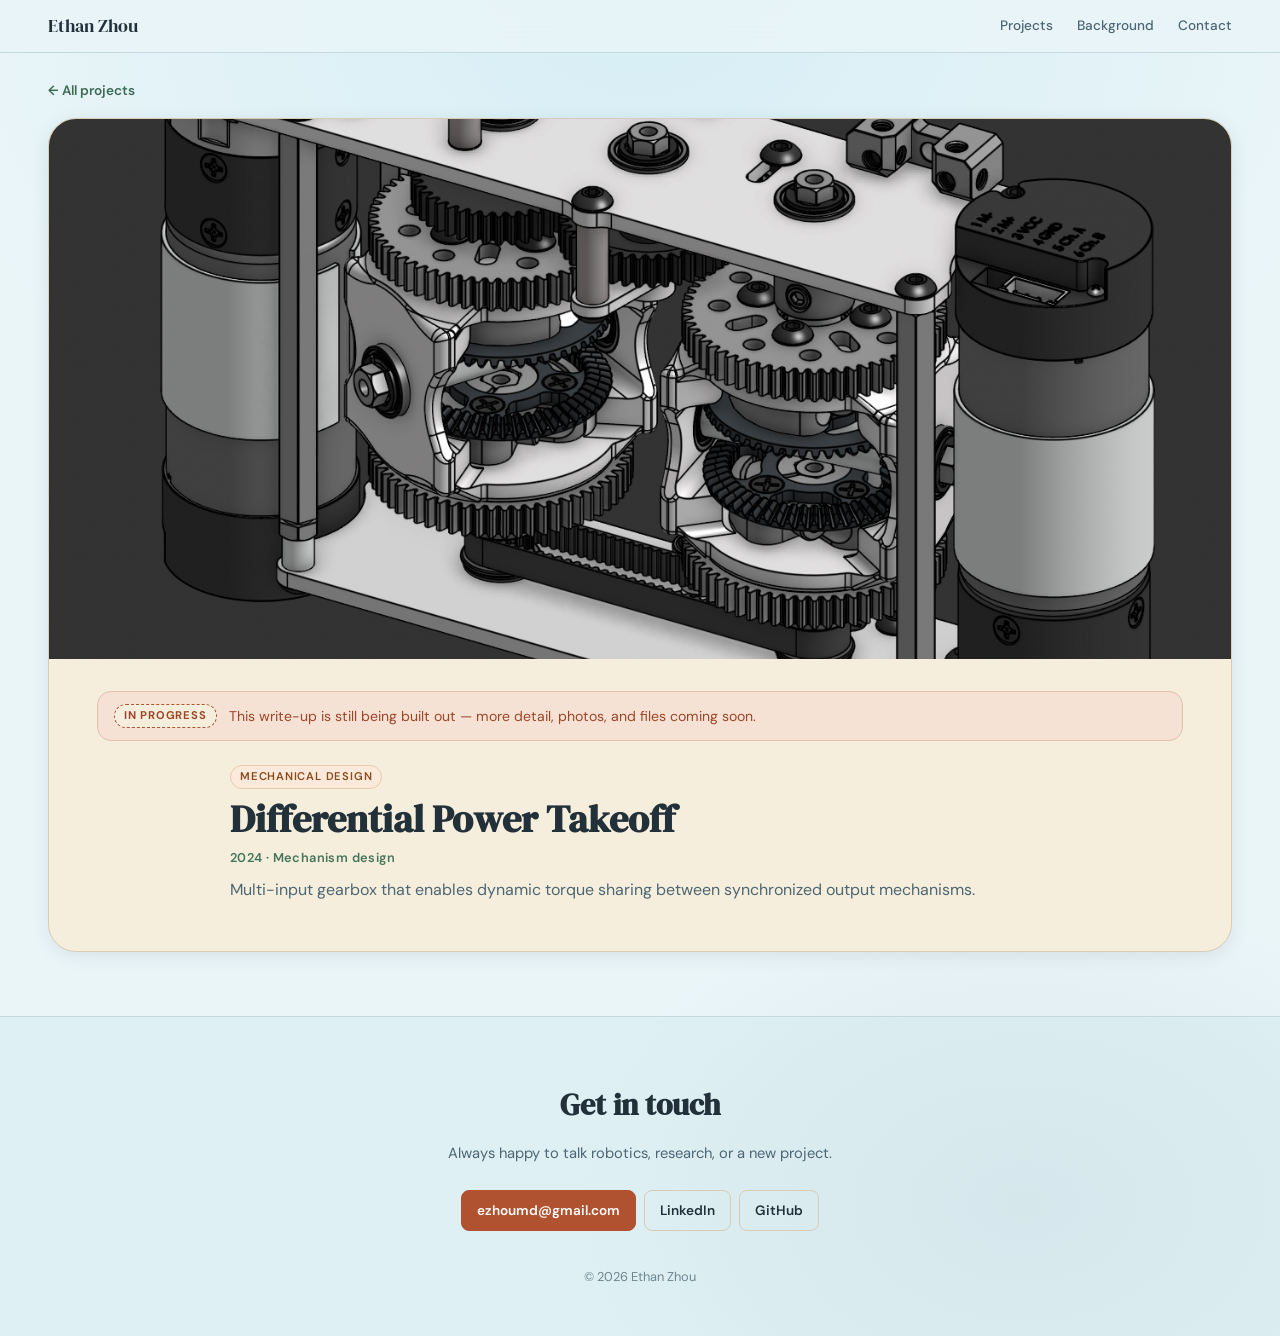
<file: diffy-pto/index.html>
<!DOCTYPE html>
<html lang="en">
<head>
  <meta charset="UTF-8" />
  <meta name="viewport" content="width=device-width, initial-scale=1.0" />
  <title>Differential Power Takeoff &middot; Ethan Zhou</title>
  <meta name="description" content="Multi-input gearbox that enables dynamic torque sharing between synchronized output mechanisms." />

  <meta property="og:type" content="article" />
  <meta property="og:title" content="Differential Power Takeoff &middot; Ethan Zhou" />
  <meta property="og:description" content="Multi-input gearbox that enables dynamic torque sharing between synchronized output mechanisms." />
  <meta property="og:image" content="../images/Diffy PTO.png" />
  <meta name="twitter:card" content="summary_large_image" />

  <link rel="icon" href="data:image/svg+xml,%3Csvg xmlns='http://www.w3.org/2000/svg' viewBox='0 0 64 64'%3E%3Crect width='64' height='64' rx='14' fill='%23B0522F'/%3E%3Ctext x='32' y='44' font-family='Georgia,serif' font-size='34' font-weight='bold' fill='%23F6EEDC' text-anchor='middle'%3EEZ%3C/text%3E%3C/svg%3E" />
  <link rel="preconnect" href="https://fonts.googleapis.com" />
  <link rel="preconnect" href="https://fonts.gstatic.com" crossorigin />
  <link href="https://fonts.googleapis.com/css2?family=DM+Serif+Display:ital@0;1&family=DM+Sans:ital,opsz,wght@0,9..40,300;0,9..40,400;0,9..40,500;0,9..40,600;1,9..40,300&display=swap" rel="stylesheet" />
  <link rel="stylesheet" href="../style.css?v=32" />
</head>
<body>

  <header class="site-header">
    <a class="header-name" href="../">Ethan Zhou</a>
    <nav class="header-nav" aria-label="Page sections">
      <a href="../#projects">Projects</a>
      <a href="../#background">Background</a>
      <a href="../#contact">Contact</a>
    </nav>
  </header>

  <main class="project-page">
    <a class="project-back" href="../#projects">&larr; All projects</a>

    <article class="project-article">
      <div class="project-hero-media">
        <img src="../images/Diffy PTO.png" alt="Differential Power Takeoff">
      </div>

      <div class="project-body">
        <div class="wip-notice" role="status">
          <span class="wip-badge">In Progress</span>
          <span>This write-up is still being built out &mdash; more detail, photos, and files coming soon.</span>
        </div>
        <div class="project-layout project-layout--single">

          <div class="project-main">
            <div class="modal-tags">
              <span class="tag tag--mechanical">Mechanical Design</span>
            </div>

            <h1 class="project-title">Differential Power Takeoff</h1>
            <p class="modal-meta">2024 &middot; Mechanism design</p>
            <p class="modal-summary">Multi-input gearbox that enables dynamic torque sharing between synchronized output mechanisms.</p>

          </div>

        </div>

      </div>
    </article>
  </main>

  <footer class="site-footer" id="contact">
    <div class="footer-inner">
      <h2 class="footer-heading">Get in touch</h2>
      <p class="footer-note">Always happy to talk robotics, research, or a new project.</p>
      <div class="footer-links">
        <a href="mailto:ezhoumd@gmail.com" class="btn btn-primary">ezhoumd@gmail.com</a>
        <a href="https://www.linkedin.com/in/ezhoumd/" target="_blank" rel="noopener" class="btn btn-outline">LinkedIn</a>
        <a href="https://github.com/ezhoumd" target="_blank" rel="noopener" class="btn btn-outline">GitHub</a>
      </div>
      <p class="footer-copy">&copy; <span id="year"></span> Ethan Zhou</p>
    </div>
  </footer>

  <script>document.getElementById('year').textContent = new Date().getFullYear();</script>
</body>
</html>
</file>
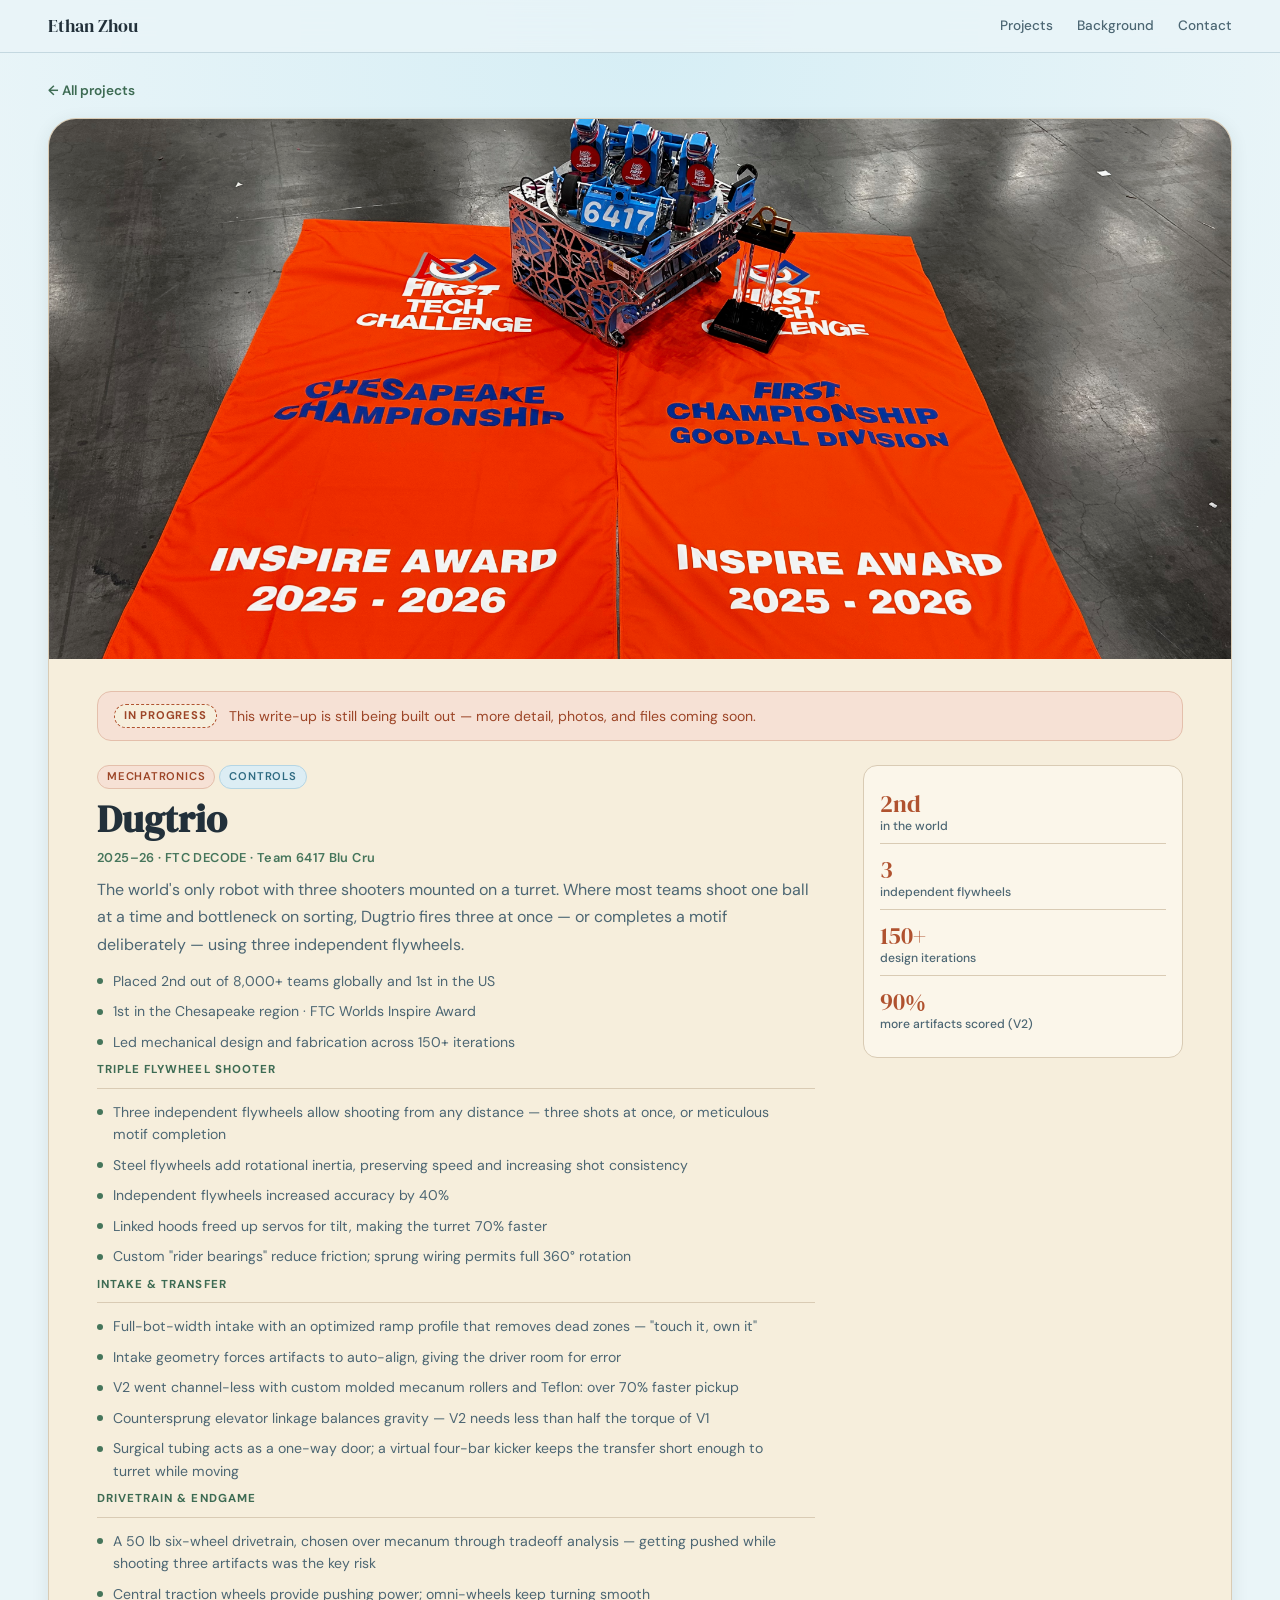
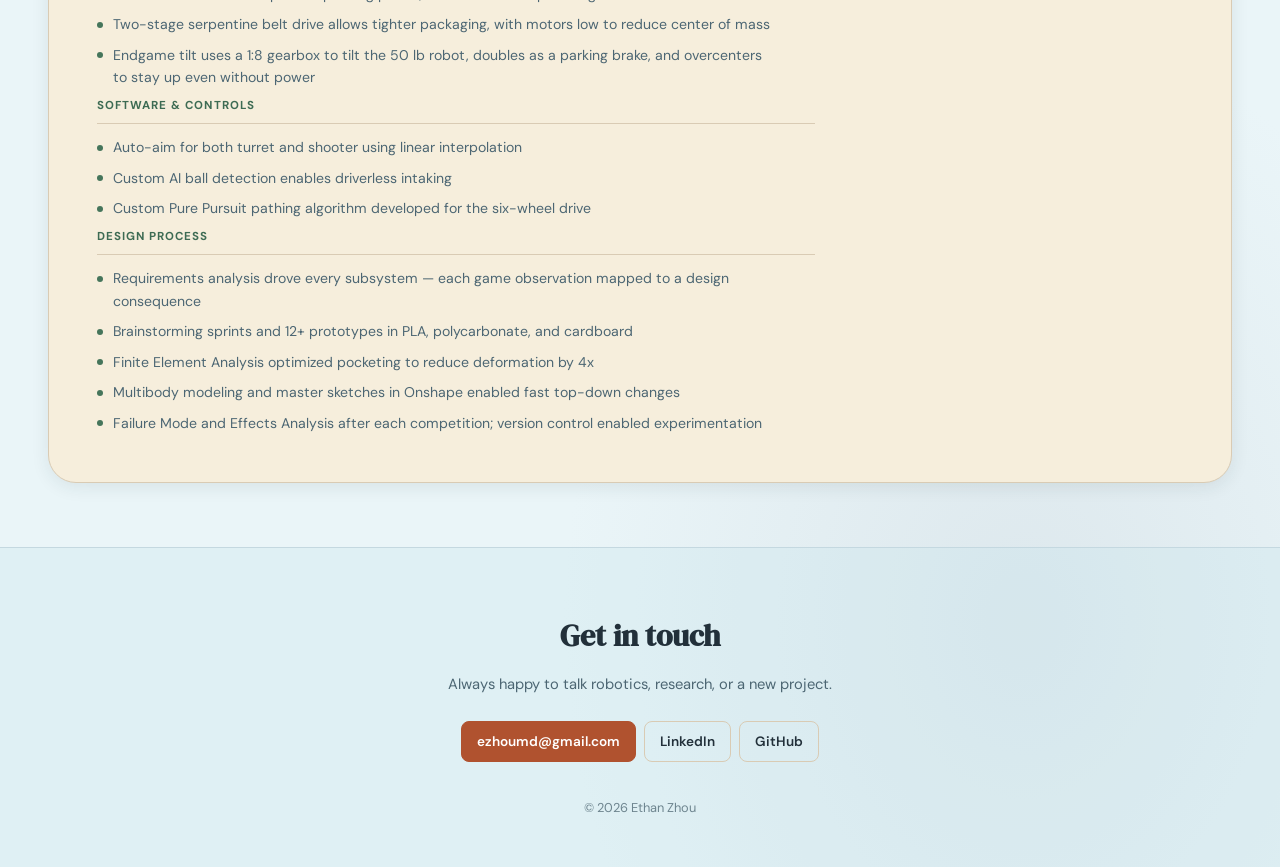
<file: dugtrio/index.html>
<!DOCTYPE html>
<html lang="en">
<head>
  <meta charset="UTF-8" />
  <meta name="viewport" content="width=device-width, initial-scale=1.0" />
  <title>Dugtrio &middot; Ethan Zhou</title>
  <meta name="description" content="The world's only robot with three shooters on a turret — three independent flywheels fire at once instead of bottlenecking on sorting." />

  <meta property="og:type" content="article" />
  <meta property="og:title" content="Dugtrio &middot; Ethan Zhou" />
  <meta property="og:description" content="The world's only robot with three shooters on a turret — three independent flywheels fire at once instead of bottlenecking on sorting." />
  <meta property="og:image" content="../images/DUGTRIO.png" />
  <meta name="twitter:card" content="summary_large_image" />

  <link rel="icon" href="data:image/svg+xml,%3Csvg xmlns='http://www.w3.org/2000/svg' viewBox='0 0 64 64'%3E%3Crect width='64' height='64' rx='14' fill='%23B0522F'/%3E%3Ctext x='32' y='44' font-family='Georgia,serif' font-size='34' font-weight='bold' fill='%23F6EEDC' text-anchor='middle'%3EEZ%3C/text%3E%3C/svg%3E" />
  <link rel="preconnect" href="https://fonts.googleapis.com" />
  <link rel="preconnect" href="https://fonts.gstatic.com" crossorigin />
  <link href="https://fonts.googleapis.com/css2?family=DM+Serif+Display:ital@0;1&family=DM+Sans:ital,opsz,wght@0,9..40,300;0,9..40,400;0,9..40,500;0,9..40,600;1,9..40,300&display=swap" rel="stylesheet" />
  <link rel="stylesheet" href="../style.css?v=32" />
</head>
<body>

  <header class="site-header">
    <a class="header-name" href="../">Ethan Zhou</a>
    <nav class="header-nav" aria-label="Page sections">
      <a href="../#projects">Projects</a>
      <a href="../#background">Background</a>
      <a href="../#contact">Contact</a>
    </nav>
  </header>

  <main class="project-page">
    <a class="project-back" href="../#projects">&larr; All projects</a>

    <article class="project-article">
      <div class="project-hero-media">
        <img src="../images/DUGTRIO.png" alt="Dugtrio">
      </div>

      <div class="project-body">
        <div class="wip-notice" role="status">
          <span class="wip-badge">In Progress</span>
          <span>This write-up is still being built out &mdash; more detail, photos, and files coming soon.</span>
        </div>
        <div class="project-layout">

          <div class="project-main">
            <div class="modal-tags">
              <span class="tag tag--mechatronics">Mechatronics</span>
          <span class="tag tag--controls">Controls</span>
            </div>

            <h1 class="project-title">Dugtrio</h1>
            <p class="modal-meta">2025–26 &middot; FTC DECODE · Team 6417 Blu Cru</p>
            <p class="modal-summary">The world's only robot with three shooters mounted on a turret. Where most teams shoot one ball at a time and bottleneck on sorting, Dugtrio fires three at once — or completes a motif deliberately — using three independent flywheels.</p>

        <ul class="modal-points">
          <li>Placed 2nd out of 8,000+ teams globally and 1st in the US</li>
          <li>1st in the Chesapeake region · FTC Worlds Inspire Award</li>
          <li>Led mechanical design and fabrication across 150+ iterations</li>
        </ul>
        <section class="modal-section">
          <h2 class="modal-section-heading">Triple Flywheel Shooter</h2>
          <ul class="modal-points">
            <li>Three independent flywheels allow shooting from any distance — three shots at once, or meticulous motif completion</li>
            <li>Steel flywheels add rotational inertia, preserving speed and increasing shot consistency</li>
            <li>Independent flywheels increased accuracy by 40%</li>
            <li>Linked hoods freed up servos for tilt, making the turret 70% faster</li>
            <li>Custom &quot;rider bearings&quot; reduce friction; sprung wiring permits full 360° rotation</li>
          </ul>
        </section>

        <section class="modal-section">
          <h2 class="modal-section-heading">Intake &amp; Transfer</h2>
          <ul class="modal-points">
            <li>Full-bot-width intake with an optimized ramp profile that removes dead zones — &quot;touch it, own it&quot;</li>
            <li>Intake geometry forces artifacts to auto-align, giving the driver room for error</li>
            <li>V2 went channel-less with custom molded mecanum rollers and Teflon: over 70% faster pickup</li>
            <li>Countersprung elevator linkage balances gravity — V2 needs less than half the torque of V1</li>
            <li>Surgical tubing acts as a one-way door; a virtual four-bar kicker keeps the transfer short enough to turret while moving</li>
          </ul>
        </section>

        <section class="modal-section">
          <h2 class="modal-section-heading">Drivetrain &amp; Endgame</h2>
          <ul class="modal-points">
            <li>A 50 lb six-wheel drivetrain, chosen over mecanum through tradeoff analysis — getting pushed while shooting three artifacts was the key risk</li>
            <li>Central traction wheels provide pushing power; omni-wheels keep turning smooth</li>
            <li>Two-stage serpentine belt drive allows tighter packaging, with motors low to reduce center of mass</li>
            <li>Endgame tilt uses a 1:8 gearbox to tilt the 50 lb robot, doubles as a parking brake, and overcenters to stay up even without power</li>
          </ul>
        </section>

        <section class="modal-section">
          <h2 class="modal-section-heading">Software &amp; Controls</h2>
          <ul class="modal-points">
            <li>Auto-aim for both turret and shooter using linear interpolation</li>
            <li>Custom AI ball detection enables driverless intaking</li>
            <li>Custom Pure Pursuit pathing algorithm developed for the six-wheel drive</li>
          </ul>
        </section>

        <section class="modal-section">
          <h2 class="modal-section-heading">Design Process</h2>
          <ul class="modal-points">
            <li>Requirements analysis drove every subsystem — each game observation mapped to a design consequence</li>
            <li>Brainstorming sprints and 12+ prototypes in PLA, polycarbonate, and cardboard</li>
            <li>Finite Element Analysis optimized pocketing to reduce deformation by 4x</li>
            <li>Multibody modeling and master sketches in Onshape enabled fast top-down changes</li>
            <li>Failure Mode and Effects Analysis after each competition; version control enabled experimentation</li>
          </ul>
        </section>
          </div>

          <aside class="project-side">
          <div class="side-stats">
            <div class="mstat">
              <span class="mstat-value">2nd</span>
              <span class="mstat-label">in the world</span>
            </div>
            <div class="mstat">
              <span class="mstat-value">3</span>
              <span class="mstat-label">independent flywheels</span>
            </div>
            <div class="mstat">
              <span class="mstat-value">150+</span>
              <span class="mstat-label">design iterations</span>
            </div>
            <div class="mstat">
              <span class="mstat-value">90%</span>
              <span class="mstat-label">more artifacts scored (V2)</span>
            </div>
          </div>
          </aside>
        </div>

      </div>
    </article>
  </main>

  <footer class="site-footer" id="contact">
    <div class="footer-inner">
      <h2 class="footer-heading">Get in touch</h2>
      <p class="footer-note">Always happy to talk robotics, research, or a new project.</p>
      <div class="footer-links">
        <a href="mailto:ezhoumd@gmail.com" class="btn btn-primary">ezhoumd@gmail.com</a>
        <a href="https://www.linkedin.com/in/ezhoumd/" target="_blank" rel="noopener" class="btn btn-outline">LinkedIn</a>
        <a href="https://github.com/ezhoumd" target="_blank" rel="noopener" class="btn btn-outline">GitHub</a>
      </div>
      <p class="footer-copy">&copy; <span id="year"></span> Ethan Zhou</p>
    </div>
  </footer>

  <script>document.getElementById('year').textContent = new Date().getFullYear();</script>
</body>
</html>
</file>
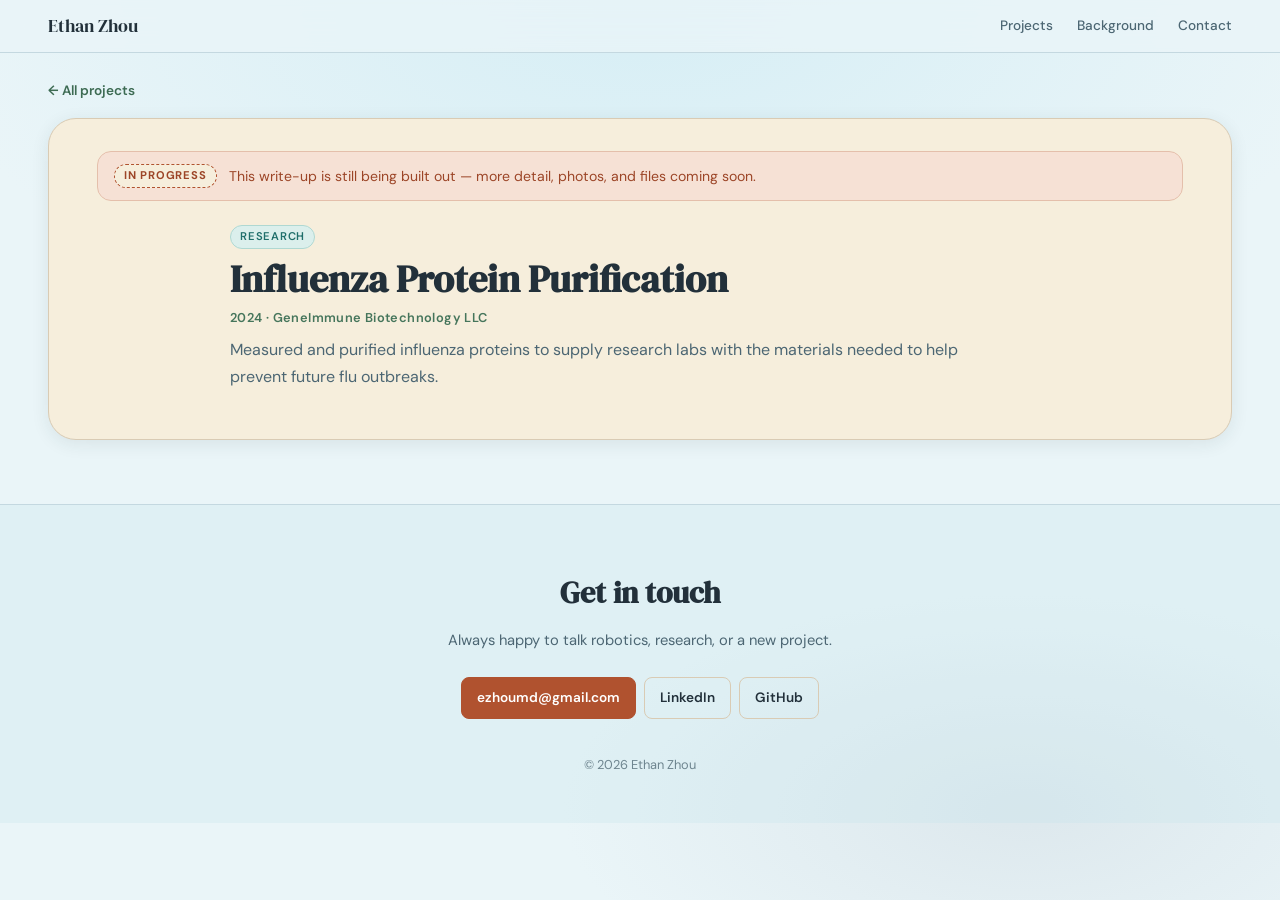
<file: geneimmune/index.html>
<!DOCTYPE html>
<html lang="en">
<head>
  <meta charset="UTF-8" />
  <meta name="viewport" content="width=device-width, initial-scale=1.0" />
  <title>Influenza Protein Purification &middot; Ethan Zhou</title>
  <meta name="description" content="Measured and purified influenza proteins to supply research labs with the materials needed to help prevent future flu outbreaks." />

  <meta property="og:type" content="article" />
  <meta property="og:title" content="Influenza Protein Purification &middot; Ethan Zhou" />
  <meta property="og:description" content="Measured and purified influenza proteins to supply research labs with the materials needed to help prevent future flu outbreaks." />
  
  <meta name="twitter:card" content="summary_large_image" />

  <link rel="icon" href="data:image/svg+xml,%3Csvg xmlns='http://www.w3.org/2000/svg' viewBox='0 0 64 64'%3E%3Crect width='64' height='64' rx='14' fill='%23B0522F'/%3E%3Ctext x='32' y='44' font-family='Georgia,serif' font-size='34' font-weight='bold' fill='%23F6EEDC' text-anchor='middle'%3EEZ%3C/text%3E%3C/svg%3E" />
  <link rel="preconnect" href="https://fonts.googleapis.com" />
  <link rel="preconnect" href="https://fonts.gstatic.com" crossorigin />
  <link href="https://fonts.googleapis.com/css2?family=DM+Serif+Display:ital@0;1&family=DM+Sans:ital,opsz,wght@0,9..40,300;0,9..40,400;0,9..40,500;0,9..40,600;1,9..40,300&display=swap" rel="stylesheet" />
  <link rel="stylesheet" href="../style.css?v=32" />
</head>
<body>

  <header class="site-header">
    <a class="header-name" href="../">Ethan Zhou</a>
    <nav class="header-nav" aria-label="Page sections">
      <a href="../#projects">Projects</a>
      <a href="../#background">Background</a>
      <a href="../#contact">Contact</a>
    </nav>
  </header>

  <main class="project-page">
    <a class="project-back" href="../#projects">&larr; All projects</a>

    <article class="project-article">

      <div class="project-body">
        <div class="wip-notice" role="status">
          <span class="wip-badge">In Progress</span>
          <span>This write-up is still being built out &mdash; more detail, photos, and files coming soon.</span>
        </div>
        <div class="project-layout project-layout--single">

          <div class="project-main">
            <div class="modal-tags">
              <span class="tag tag--research">Research</span>
            </div>

            <h1 class="project-title">Influenza Protein Purification</h1>
            <p class="modal-meta">2024 &middot; GeneImmune Biotechnology LLC</p>
            <p class="modal-summary">Measured and purified influenza proteins to supply research labs with the materials needed to help prevent future flu outbreaks.</p>

          </div>

        </div>

      </div>
    </article>
  </main>

  <footer class="site-footer" id="contact">
    <div class="footer-inner">
      <h2 class="footer-heading">Get in touch</h2>
      <p class="footer-note">Always happy to talk robotics, research, or a new project.</p>
      <div class="footer-links">
        <a href="mailto:ezhoumd@gmail.com" class="btn btn-primary">ezhoumd@gmail.com</a>
        <a href="https://www.linkedin.com/in/ezhoumd/" target="_blank" rel="noopener" class="btn btn-outline">LinkedIn</a>
        <a href="https://github.com/ezhoumd" target="_blank" rel="noopener" class="btn btn-outline">GitHub</a>
      </div>
      <p class="footer-copy">&copy; <span id="year"></span> Ethan Zhou</p>
    </div>
  </footer>

  <script>document.getElementById('year').textContent = new Date().getFullYear();</script>
</body>
</html>
</file>
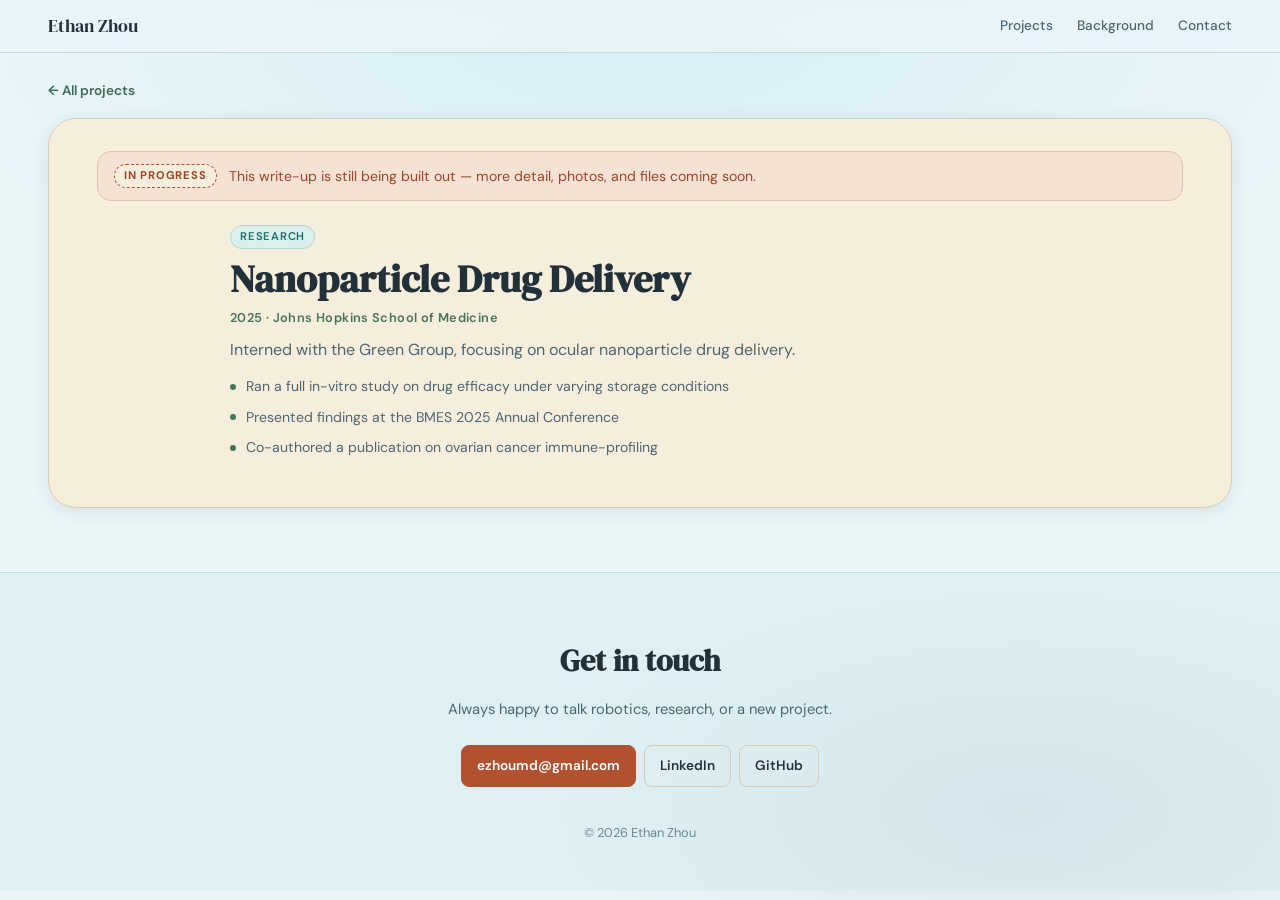
<file: jhu/index.html>
<!DOCTYPE html>
<html lang="en">
<head>
  <meta charset="UTF-8" />
  <meta name="viewport" content="width=device-width, initial-scale=1.0" />
  <title>Nanoparticle Drug Delivery &middot; Ethan Zhou</title>
  <meta name="description" content="Interned with the Green Group, focusing on ocular nanoparticle drug delivery." />

  <meta property="og:type" content="article" />
  <meta property="og:title" content="Nanoparticle Drug Delivery &middot; Ethan Zhou" />
  <meta property="og:description" content="Interned with the Green Group, focusing on ocular nanoparticle drug delivery." />
  
  <meta name="twitter:card" content="summary_large_image" />

  <link rel="icon" href="data:image/svg+xml,%3Csvg xmlns='http://www.w3.org/2000/svg' viewBox='0 0 64 64'%3E%3Crect width='64' height='64' rx='14' fill='%23B0522F'/%3E%3Ctext x='32' y='44' font-family='Georgia,serif' font-size='34' font-weight='bold' fill='%23F6EEDC' text-anchor='middle'%3EEZ%3C/text%3E%3C/svg%3E" />
  <link rel="preconnect" href="https://fonts.googleapis.com" />
  <link rel="preconnect" href="https://fonts.gstatic.com" crossorigin />
  <link href="https://fonts.googleapis.com/css2?family=DM+Serif+Display:ital@0;1&family=DM+Sans:ital,opsz,wght@0,9..40,300;0,9..40,400;0,9..40,500;0,9..40,600;1,9..40,300&display=swap" rel="stylesheet" />
  <link rel="stylesheet" href="../style.css?v=32" />
</head>
<body>

  <header class="site-header">
    <a class="header-name" href="../">Ethan Zhou</a>
    <nav class="header-nav" aria-label="Page sections">
      <a href="../#projects">Projects</a>
      <a href="../#background">Background</a>
      <a href="../#contact">Contact</a>
    </nav>
  </header>

  <main class="project-page">
    <a class="project-back" href="../#projects">&larr; All projects</a>

    <article class="project-article">

      <div class="project-body">
        <div class="wip-notice" role="status">
          <span class="wip-badge">In Progress</span>
          <span>This write-up is still being built out &mdash; more detail, photos, and files coming soon.</span>
        </div>
        <div class="project-layout project-layout--single">

          <div class="project-main">
            <div class="modal-tags">
              <span class="tag tag--research">Research</span>
            </div>

            <h1 class="project-title">Nanoparticle Drug Delivery</h1>
            <p class="modal-meta">2025 &middot; Johns Hopkins School of Medicine</p>
            <p class="modal-summary">Interned with the Green Group, focusing on ocular nanoparticle drug delivery.</p>

        <ul class="modal-points">
          <li>Ran a full in-vitro study on drug efficacy under varying storage conditions</li>
          <li>Presented findings at the BMES 2025 Annual Conference</li>
          <li>Co-authored a publication on ovarian cancer immune-profiling</li>
        </ul>
          </div>

        </div>

      </div>
    </article>
  </main>

  <footer class="site-footer" id="contact">
    <div class="footer-inner">
      <h2 class="footer-heading">Get in touch</h2>
      <p class="footer-note">Always happy to talk robotics, research, or a new project.</p>
      <div class="footer-links">
        <a href="mailto:ezhoumd@gmail.com" class="btn btn-primary">ezhoumd@gmail.com</a>
        <a href="https://www.linkedin.com/in/ezhoumd/" target="_blank" rel="noopener" class="btn btn-outline">LinkedIn</a>
        <a href="https://github.com/ezhoumd" target="_blank" rel="noopener" class="btn btn-outline">GitHub</a>
      </div>
      <p class="footer-copy">&copy; <span id="year"></span> Ethan Zhou</p>
    </div>
  </footer>

  <script>document.getElementById('year').textContent = new Date().getFullYear();</script>
</body>
</html>
</file>
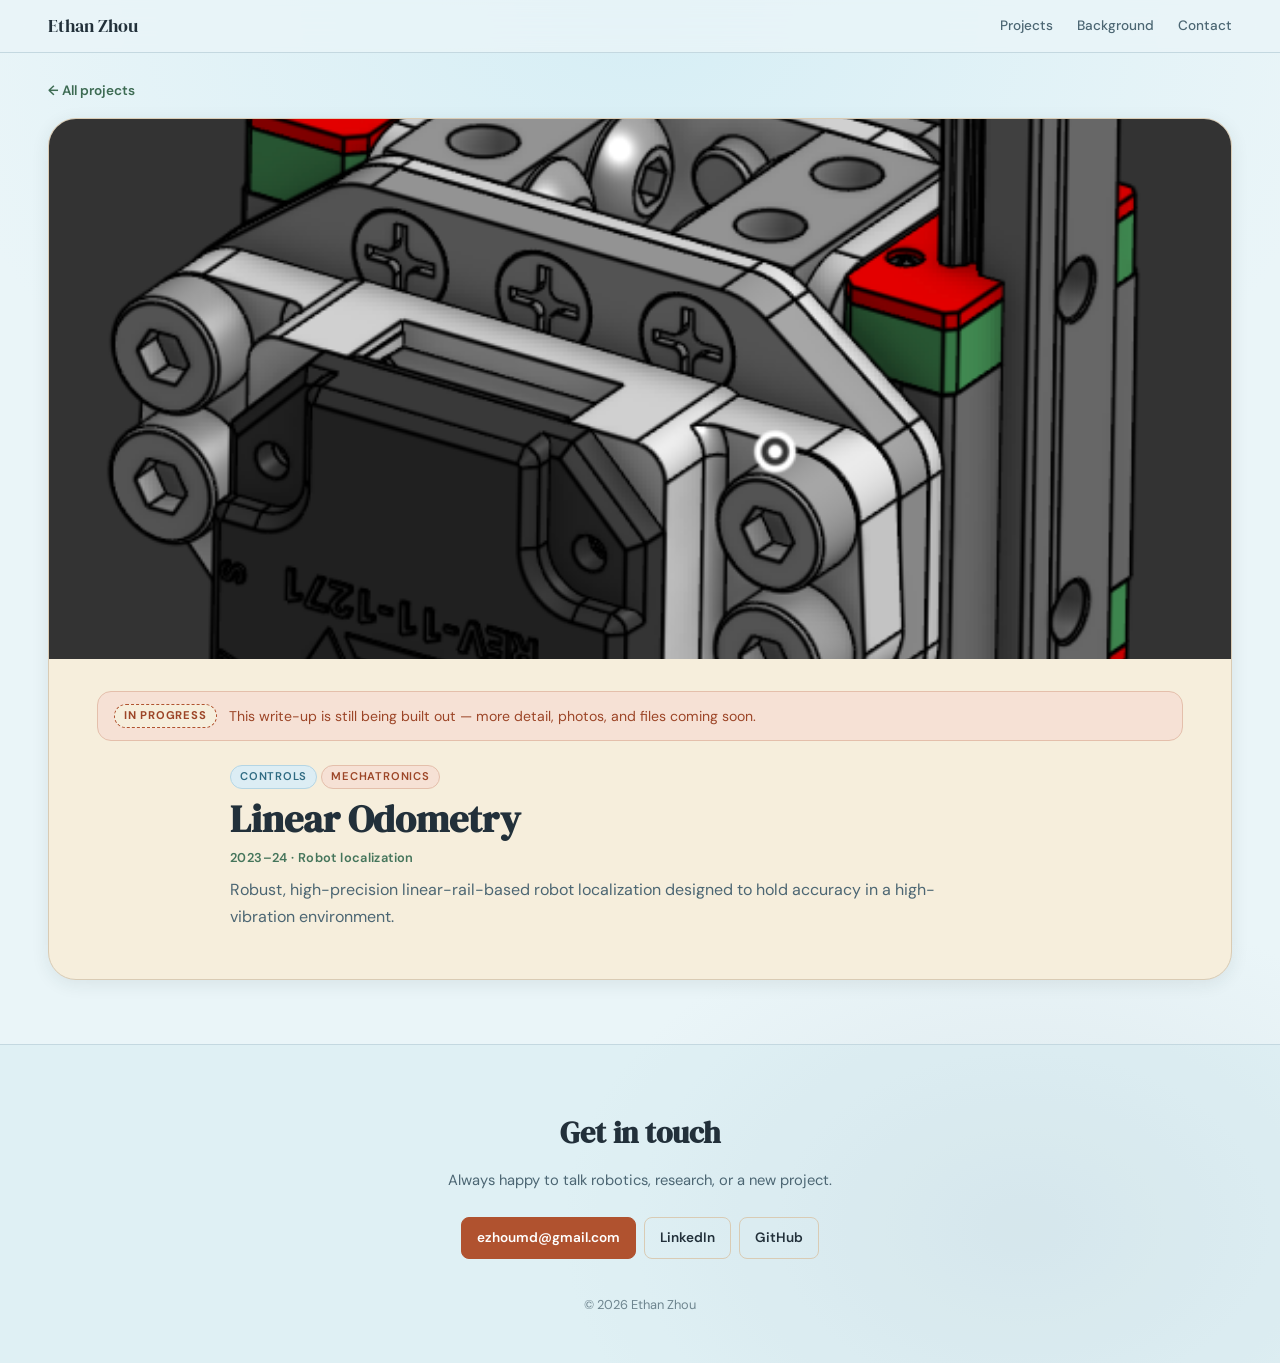
<file: linear-odo/index.html>
<!DOCTYPE html>
<html lang="en">
<head>
  <meta charset="UTF-8" />
  <meta name="viewport" content="width=device-width, initial-scale=1.0" />
  <title>Linear Odometry &middot; Ethan Zhou</title>
  <meta name="description" content="Robust, high-precision linear-rail-based robot localization designed to hold accuracy in a high-vibration environment." />

  <meta property="og:type" content="article" />
  <meta property="og:title" content="Linear Odometry &middot; Ethan Zhou" />
  <meta property="og:description" content="Robust, high-precision linear-rail-based robot localization designed to hold accuracy in a high-vibration environment." />
  <meta property="og:image" content="../images/Linear Odo.png" />
  <meta name="twitter:card" content="summary_large_image" />

  <link rel="icon" href="data:image/svg+xml,%3Csvg xmlns='http://www.w3.org/2000/svg' viewBox='0 0 64 64'%3E%3Crect width='64' height='64' rx='14' fill='%23B0522F'/%3E%3Ctext x='32' y='44' font-family='Georgia,serif' font-size='34' font-weight='bold' fill='%23F6EEDC' text-anchor='middle'%3EEZ%3C/text%3E%3C/svg%3E" />
  <link rel="preconnect" href="https://fonts.googleapis.com" />
  <link rel="preconnect" href="https://fonts.gstatic.com" crossorigin />
  <link href="https://fonts.googleapis.com/css2?family=DM+Serif+Display:ital@0;1&family=DM+Sans:ital,opsz,wght@0,9..40,300;0,9..40,400;0,9..40,500;0,9..40,600;1,9..40,300&display=swap" rel="stylesheet" />
  <link rel="stylesheet" href="../style.css?v=32" />
</head>
<body>

  <header class="site-header">
    <a class="header-name" href="../">Ethan Zhou</a>
    <nav class="header-nav" aria-label="Page sections">
      <a href="../#projects">Projects</a>
      <a href="../#background">Background</a>
      <a href="../#contact">Contact</a>
    </nav>
  </header>

  <main class="project-page">
    <a class="project-back" href="../#projects">&larr; All projects</a>

    <article class="project-article">
      <div class="project-hero-media">
        <img src="../images/Linear Odo.png" alt="Linear Odometry">
      </div>

      <div class="project-body">
        <div class="wip-notice" role="status">
          <span class="wip-badge">In Progress</span>
          <span>This write-up is still being built out &mdash; more detail, photos, and files coming soon.</span>
        </div>
        <div class="project-layout project-layout--single">

          <div class="project-main">
            <div class="modal-tags">
              <span class="tag tag--controls">Controls</span>
          <span class="tag tag--mechatronics">Mechatronics</span>
            </div>

            <h1 class="project-title">Linear Odometry</h1>
            <p class="modal-meta">2023–24 &middot; Robot localization</p>
            <p class="modal-summary">Robust, high-precision linear-rail-based robot localization designed to hold accuracy in a high-vibration environment.</p>

          </div>

        </div>

      </div>
    </article>
  </main>

  <footer class="site-footer" id="contact">
    <div class="footer-inner">
      <h2 class="footer-heading">Get in touch</h2>
      <p class="footer-note">Always happy to talk robotics, research, or a new project.</p>
      <div class="footer-links">
        <a href="mailto:ezhoumd@gmail.com" class="btn btn-primary">ezhoumd@gmail.com</a>
        <a href="https://www.linkedin.com/in/ezhoumd/" target="_blank" rel="noopener" class="btn btn-outline">LinkedIn</a>
        <a href="https://github.com/ezhoumd" target="_blank" rel="noopener" class="btn btn-outline">GitHub</a>
      </div>
      <p class="footer-copy">&copy; <span id="year"></span> Ethan Zhou</p>
    </div>
  </footer>

  <script>document.getElementById('year').textContent = new Date().getFullYear();</script>
</body>
</html>
</file>
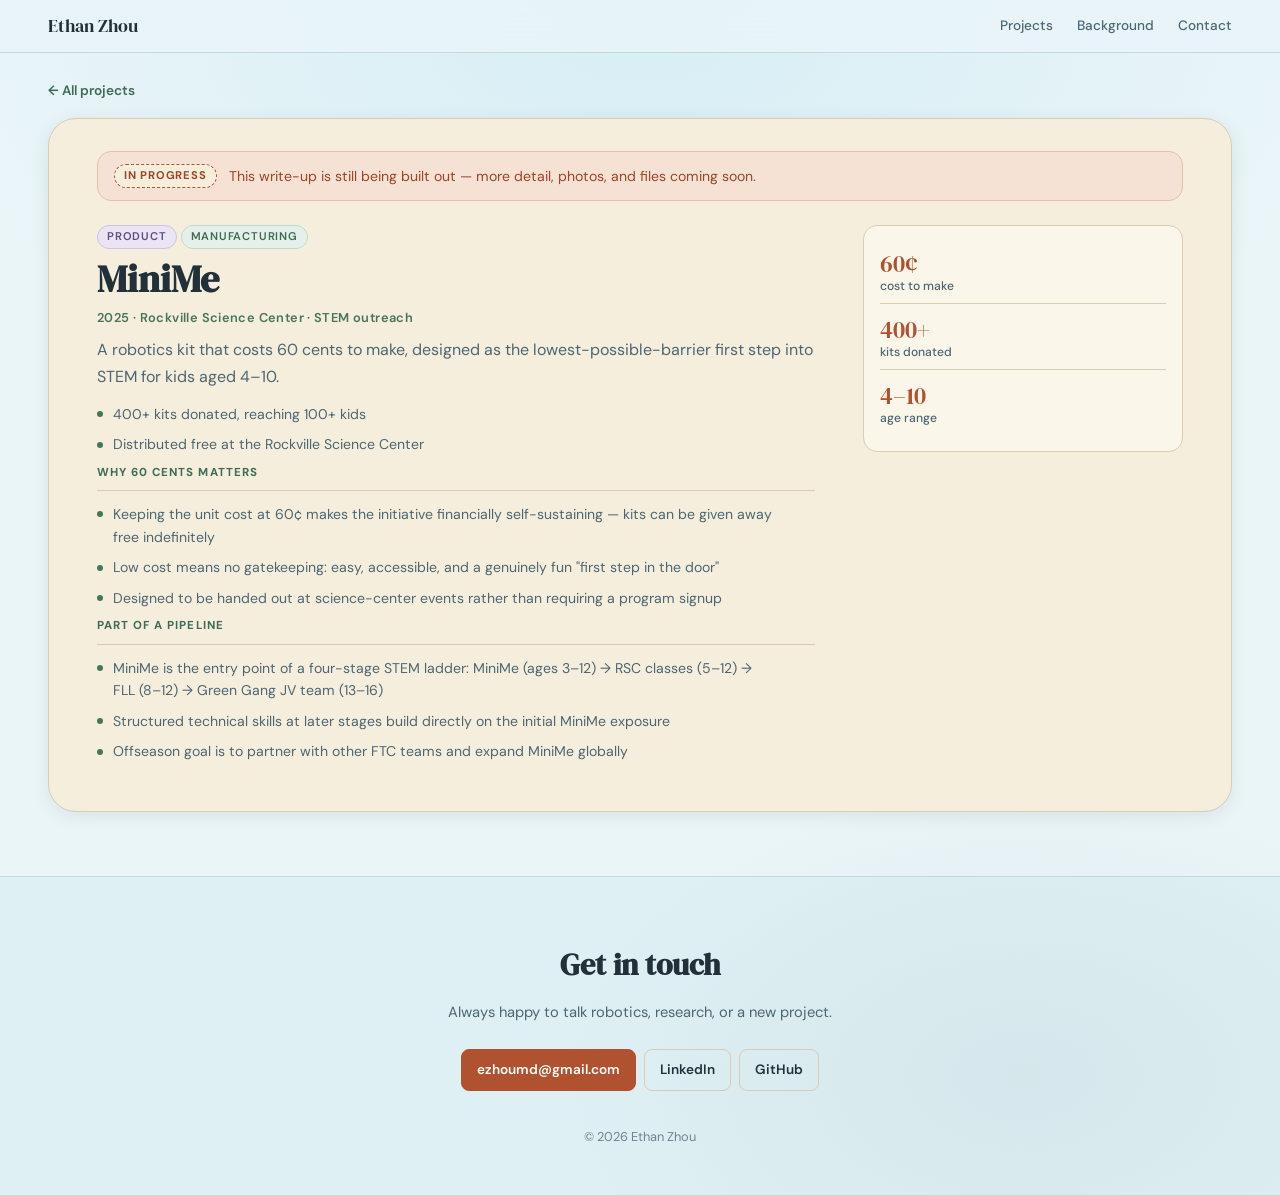
<file: minime/index.html>
<!DOCTYPE html>
<html lang="en">
<head>
  <meta charset="UTF-8" />
  <meta name="viewport" content="width=device-width, initial-scale=1.0" />
  <title>MiniMe &middot; Ethan Zhou</title>
  <meta name="description" content="A robotics kit that costs 60 cents to make, designed as the lowest-barrier first step into STEM for kids aged 4–10." />

  <meta property="og:type" content="article" />
  <meta property="og:title" content="MiniMe &middot; Ethan Zhou" />
  <meta property="og:description" content="A robotics kit that costs 60 cents to make, designed as the lowest-barrier first step into STEM for kids aged 4–10." />
  
  <meta name="twitter:card" content="summary_large_image" />

  <link rel="icon" href="data:image/svg+xml,%3Csvg xmlns='http://www.w3.org/2000/svg' viewBox='0 0 64 64'%3E%3Crect width='64' height='64' rx='14' fill='%23B0522F'/%3E%3Ctext x='32' y='44' font-family='Georgia,serif' font-size='34' font-weight='bold' fill='%23F6EEDC' text-anchor='middle'%3EEZ%3C/text%3E%3C/svg%3E" />
  <link rel="preconnect" href="https://fonts.googleapis.com" />
  <link rel="preconnect" href="https://fonts.gstatic.com" crossorigin />
  <link href="https://fonts.googleapis.com/css2?family=DM+Serif+Display:ital@0;1&family=DM+Sans:ital,opsz,wght@0,9..40,300;0,9..40,400;0,9..40,500;0,9..40,600;1,9..40,300&display=swap" rel="stylesheet" />
  <link rel="stylesheet" href="../style.css?v=32" />
</head>
<body>

  <header class="site-header">
    <a class="header-name" href="../">Ethan Zhou</a>
    <nav class="header-nav" aria-label="Page sections">
      <a href="../#projects">Projects</a>
      <a href="../#background">Background</a>
      <a href="../#contact">Contact</a>
    </nav>
  </header>

  <main class="project-page">
    <a class="project-back" href="../#projects">&larr; All projects</a>

    <article class="project-article">

      <div class="project-body">
        <div class="wip-notice" role="status">
          <span class="wip-badge">In Progress</span>
          <span>This write-up is still being built out &mdash; more detail, photos, and files coming soon.</span>
        </div>
        <div class="project-layout">

          <div class="project-main">
            <div class="modal-tags">
              <span class="tag tag--product">Product</span>
          <span class="tag tag--manufacturing">Manufacturing</span>
            </div>

            <h1 class="project-title">MiniMe</h1>
            <p class="modal-meta">2025 &middot; Rockville Science Center · STEM outreach</p>
            <p class="modal-summary">A robotics kit that costs 60 cents to make, designed as the lowest-possible-barrier first step into STEM for kids aged 4–10.</p>

        <ul class="modal-points">
          <li>400+ kits donated, reaching 100+ kids</li>
          <li>Distributed free at the Rockville Science Center</li>
        </ul>
        <section class="modal-section">
          <h2 class="modal-section-heading">Why 60 Cents Matters</h2>
          <ul class="modal-points">
            <li>Keeping the unit cost at 60¢ makes the initiative financially self-sustaining — kits can be given away free indefinitely</li>
            <li>Low cost means no gatekeeping: easy, accessible, and a genuinely fun &quot;first step in the door&quot;</li>
            <li>Designed to be handed out at science-center events rather than requiring a program signup</li>
          </ul>
        </section>

        <section class="modal-section">
          <h2 class="modal-section-heading">Part of a Pipeline</h2>
          <ul class="modal-points">
            <li>MiniMe is the entry point of a four-stage STEM ladder: MiniMe (ages 3–12) → RSC classes (5–12) → FLL (8–12) → Green Gang JV team (13–16)</li>
            <li>Structured technical skills at later stages build directly on the initial MiniMe exposure</li>
            <li>Offseason goal is to partner with other FTC teams and expand MiniMe globally</li>
          </ul>
        </section>
          </div>

          <aside class="project-side">
          <div class="side-stats">
            <div class="mstat">
              <span class="mstat-value">60¢</span>
              <span class="mstat-label">cost to make</span>
            </div>
            <div class="mstat">
              <span class="mstat-value">400+</span>
              <span class="mstat-label">kits donated</span>
            </div>
            <div class="mstat">
              <span class="mstat-value">4–10</span>
              <span class="mstat-label">age range</span>
            </div>
          </div>
          </aside>
        </div>

      </div>
    </article>
  </main>

  <footer class="site-footer" id="contact">
    <div class="footer-inner">
      <h2 class="footer-heading">Get in touch</h2>
      <p class="footer-note">Always happy to talk robotics, research, or a new project.</p>
      <div class="footer-links">
        <a href="mailto:ezhoumd@gmail.com" class="btn btn-primary">ezhoumd@gmail.com</a>
        <a href="https://www.linkedin.com/in/ezhoumd/" target="_blank" rel="noopener" class="btn btn-outline">LinkedIn</a>
        <a href="https://github.com/ezhoumd" target="_blank" rel="noopener" class="btn btn-outline">GitHub</a>
      </div>
      <p class="footer-copy">&copy; <span id="year"></span> Ethan Zhou</p>
    </div>
  </footer>

  <script>document.getElementById('year').textContent = new Date().getFullYear();</script>
</body>
</html>
</file>
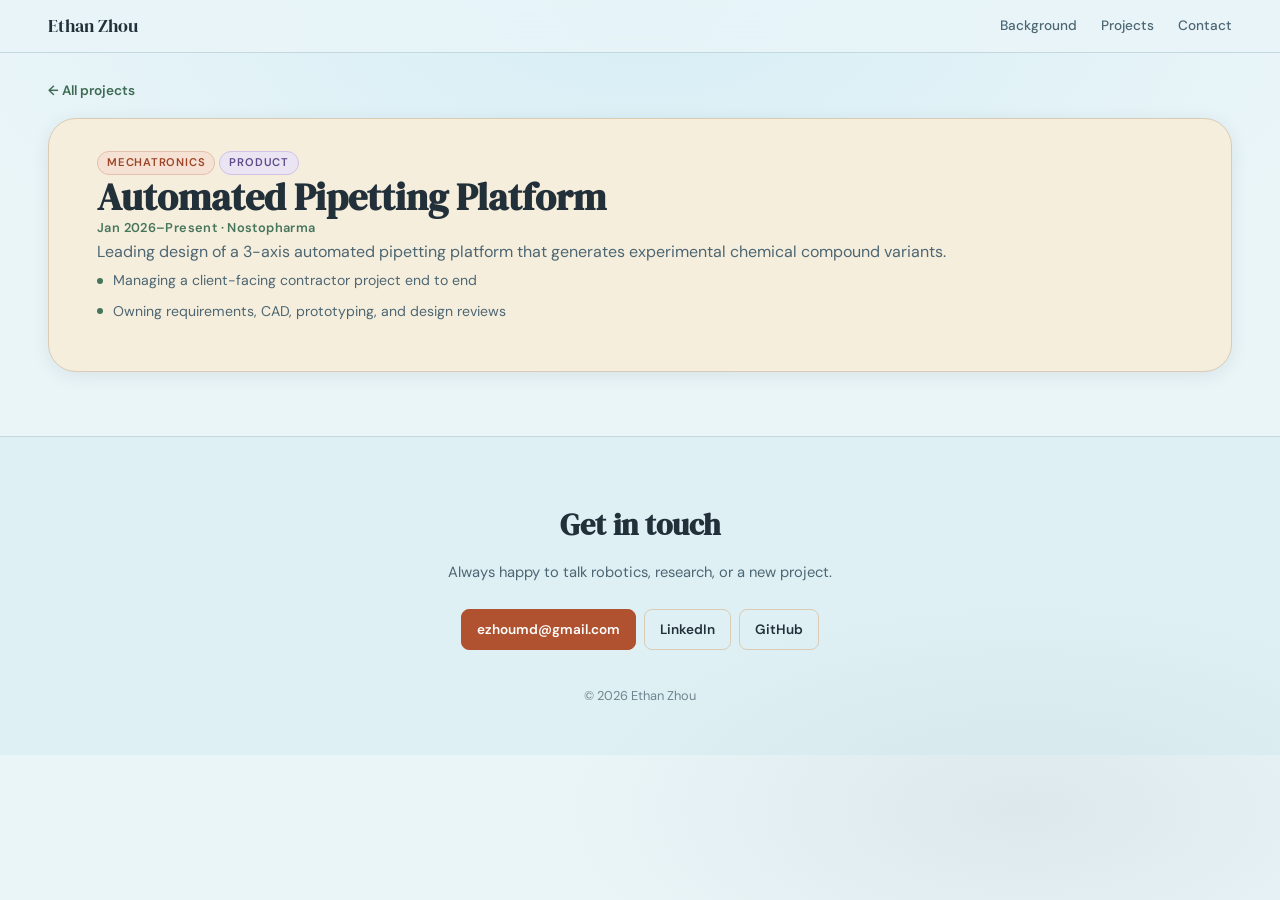
<file: nostapharma/index.html>
<!DOCTYPE html>
<html lang="en">
<head>
  <meta charset="UTF-8" />
  <meta name="viewport" content="width=device-width, initial-scale=1.0" />
  <title>Automated Pipetting Platform &middot; Ethan Zhou</title>
  <meta name="description" content="Leading design of a 3-axis automated pipetting platform that generates experimental chemical compound variants." />

  <meta property="og:type" content="article" />
  <meta property="og:title" content="Automated Pipetting Platform &middot; Ethan Zhou" />
  <meta property="og:description" content="Leading design of a 3-axis automated pipetting platform that generates experimental chemical compound variants." />
  
  <meta name="twitter:card" content="summary_large_image" />

  <link rel="icon" href="data:image/svg+xml,%3Csvg xmlns='http://www.w3.org/2000/svg' viewBox='0 0 64 64'%3E%3Crect width='64' height='64' rx='14' fill='%23B0522F'/%3E%3Ctext x='32' y='44' font-family='Georgia,serif' font-size='34' font-weight='bold' fill='%23F6EEDC' text-anchor='middle'%3EEZ%3C/text%3E%3C/svg%3E" />
  <link rel="preconnect" href="https://fonts.googleapis.com" />
  <link rel="preconnect" href="https://fonts.gstatic.com" crossorigin />
  <link href="https://fonts.googleapis.com/css2?family=DM+Serif+Display:ital@0;1&family=DM+Sans:ital,opsz,wght@0,9..40,300;0,9..40,400;0,9..40,500;0,9..40,600;1,9..40,300&display=swap" rel="stylesheet" />
  <link rel="stylesheet" href="../style.css?v=21" />
</head>
<body>

  <header class="site-header">
    <a class="header-name" href="../">Ethan Zhou</a>
    <nav class="header-nav" aria-label="Page sections">
      <a href="../#background">Background</a>
      <a href="../#projects">Projects</a>
      <a href="../#contact">Contact</a>
    </nav>
  </header>

  <main class="project-page">
    <a class="project-back" href="../#projects">&larr; All projects</a>

    <article class="project-article">

      <div class="project-body">
        <div class="modal-tags">
          <span class="tag tag--mechatronics">Mechatronics</span>
          <span class="tag tag--product">Product</span>
        </div>

        <h1 class="project-title">Automated Pipetting Platform</h1>
        <p class="modal-meta">Jan 2026–Present · Nostopharma</p>
        <p class="modal-summary">Leading design of a 3-axis automated pipetting platform that generates experimental chemical compound variants.</p>

        <ul class="modal-points">
          <li>Managing a client-facing contractor project end to end</li>
          <li>Owning requirements, CAD, prototyping, and design reviews</li>
        </ul>
      </div>
    </article>
  </main>

  <footer class="site-footer" id="contact">
    <div class="footer-inner">
      <h2 class="footer-heading">Get in touch</h2>
      <p class="footer-note">Always happy to talk robotics, research, or a new project.</p>
      <div class="footer-links">
        <a href="mailto:ezhoumd@gmail.com" class="btn btn-primary">ezhoumd@gmail.com</a>
        <a href="https://www.linkedin.com/in/ezhoumd/" target="_blank" rel="noopener" class="btn btn-outline">LinkedIn</a>
        <a href="https://github.com/ezhoumd" target="_blank" rel="noopener" class="btn btn-outline">GitHub</a>
      </div>
      <p class="footer-copy">&copy; <span id="year"></span> Ethan Zhou</p>
    </div>
  </footer>

  <script>document.getElementById('year').textContent = new Date().getFullYear();</script>
</body>
</html>
</file>
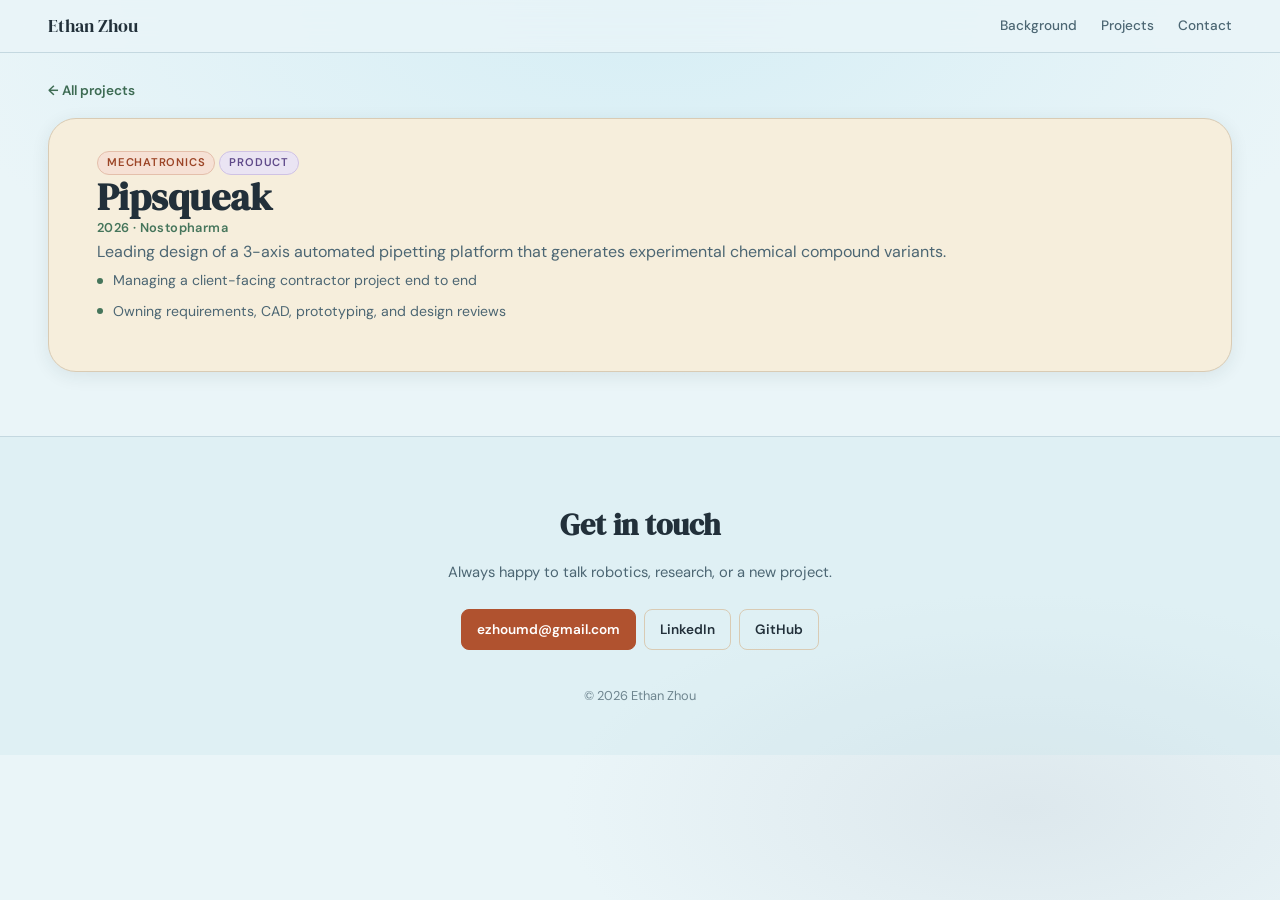
<file: nostopharma/index.html>
<!DOCTYPE html>
<html lang="en">
<head>
  <meta charset="UTF-8" />
  <meta name="viewport" content="width=device-width, initial-scale=1.0" />
  <title>Pipsqueak &middot; Ethan Zhou</title>
  <meta name="description" content="Leading design of a 3-axis automated pipetting platform that generates experimental chemical compound variants." />

  <meta property="og:type" content="article" />
  <meta property="og:title" content="Pipsqueak &middot; Ethan Zhou" />
  <meta property="og:description" content="Leading design of a 3-axis automated pipetting platform that generates experimental chemical compound variants." />
  
  <meta name="twitter:card" content="summary_large_image" />

  <link rel="icon" href="data:image/svg+xml,%3Csvg xmlns='http://www.w3.org/2000/svg' viewBox='0 0 64 64'%3E%3Crect width='64' height='64' rx='14' fill='%23B0522F'/%3E%3Ctext x='32' y='44' font-family='Georgia,serif' font-size='34' font-weight='bold' fill='%23F6EEDC' text-anchor='middle'%3EEZ%3C/text%3E%3C/svg%3E" />
  <link rel="preconnect" href="https://fonts.googleapis.com" />
  <link rel="preconnect" href="https://fonts.gstatic.com" crossorigin />
  <link href="https://fonts.googleapis.com/css2?family=DM+Serif+Display:ital@0;1&family=DM+Sans:ital,opsz,wght@0,9..40,300;0,9..40,400;0,9..40,500;0,9..40,600;1,9..40,300&display=swap" rel="stylesheet" />
  <link rel="stylesheet" href="../style.css?v=22" />
</head>
<body>

  <header class="site-header">
    <a class="header-name" href="../">Ethan Zhou</a>
    <nav class="header-nav" aria-label="Page sections">
      <a href="../#background">Background</a>
      <a href="../#projects">Projects</a>
      <a href="../#contact">Contact</a>
    </nav>
  </header>

  <main class="project-page">
    <a class="project-back" href="../#projects">&larr; All projects</a>

    <article class="project-article">

      <div class="project-body">
        <div class="modal-tags">
          <span class="tag tag--mechatronics">Mechatronics</span>
          <span class="tag tag--product">Product</span>
        </div>

        <h1 class="project-title">Pipsqueak</h1>
        <p class="modal-meta">2026 &middot; Nostopharma</p>
        <p class="modal-summary">Leading design of a 3-axis automated pipetting platform that generates experimental chemical compound variants.</p>

        <ul class="modal-points">
          <li>Managing a client-facing contractor project end to end</li>
          <li>Owning requirements, CAD, prototyping, and design reviews</li>
        </ul>
      </div>
    </article>
  </main>

  <footer class="site-footer" id="contact">
    <div class="footer-inner">
      <h2 class="footer-heading">Get in touch</h2>
      <p class="footer-note">Always happy to talk robotics, research, or a new project.</p>
      <div class="footer-links">
        <a href="mailto:ezhoumd@gmail.com" class="btn btn-primary">ezhoumd@gmail.com</a>
        <a href="https://www.linkedin.com/in/ezhoumd/" target="_blank" rel="noopener" class="btn btn-outline">LinkedIn</a>
        <a href="https://github.com/ezhoumd" target="_blank" rel="noopener" class="btn btn-outline">GitHub</a>
      </div>
      <p class="footer-copy">&copy; <span id="year"></span> Ethan Zhou</p>
    </div>
  </footer>

  <script>document.getElementById('year').textContent = new Date().getFullYear();</script>
</body>
</html>
</file>
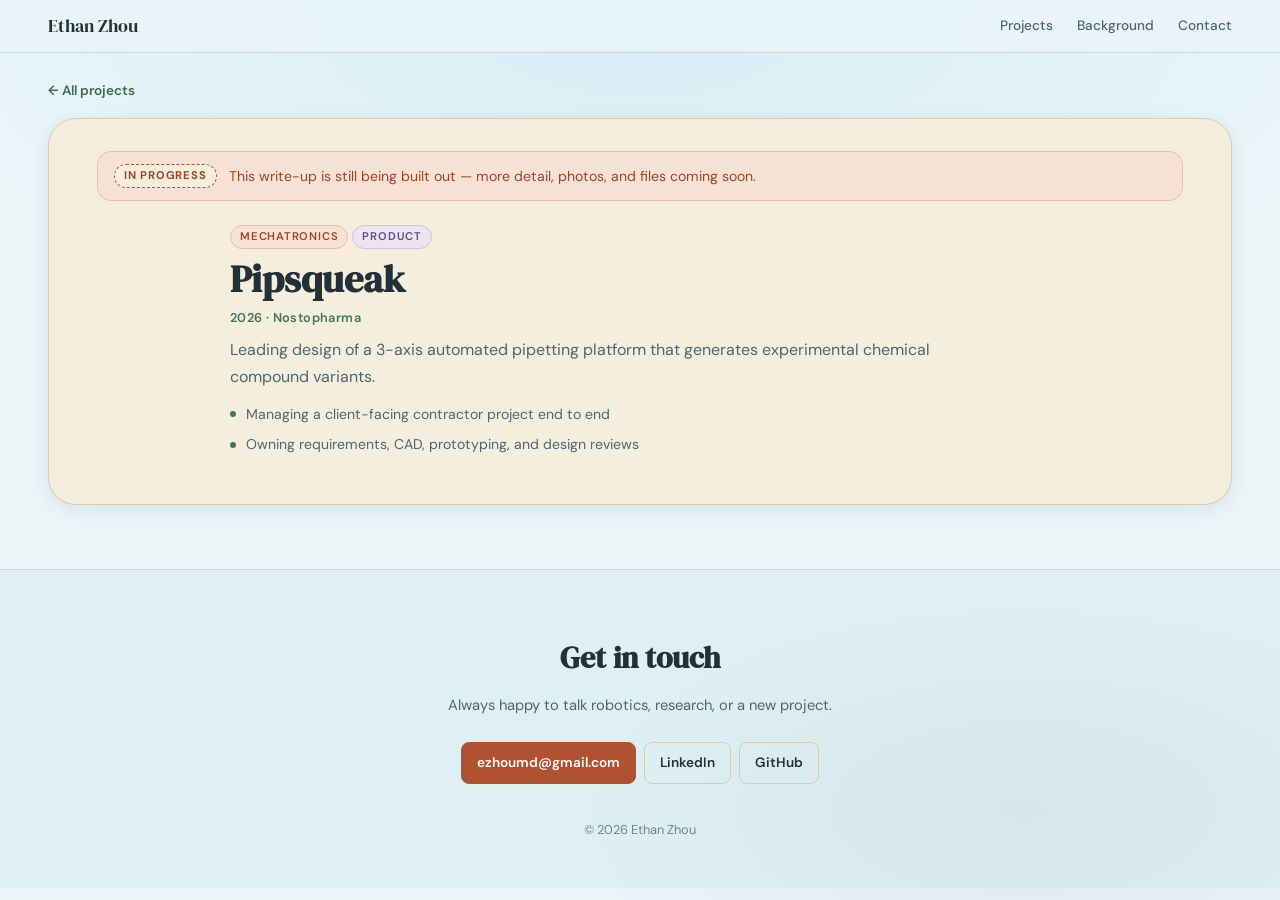
<file: pipsqueak/index.html>
<!DOCTYPE html>
<html lang="en">
<head>
  <meta charset="UTF-8" />
  <meta name="viewport" content="width=device-width, initial-scale=1.0" />
  <title>Pipsqueak &middot; Ethan Zhou</title>
  <meta name="description" content="Leading design of a 3-axis automated pipetting platform that generates experimental chemical compound variants." />

  <meta property="og:type" content="article" />
  <meta property="og:title" content="Pipsqueak &middot; Ethan Zhou" />
  <meta property="og:description" content="Leading design of a 3-axis automated pipetting platform that generates experimental chemical compound variants." />
  
  <meta name="twitter:card" content="summary_large_image" />

  <link rel="icon" href="data:image/svg+xml,%3Csvg xmlns='http://www.w3.org/2000/svg' viewBox='0 0 64 64'%3E%3Crect width='64' height='64' rx='14' fill='%23B0522F'/%3E%3Ctext x='32' y='44' font-family='Georgia,serif' font-size='34' font-weight='bold' fill='%23F6EEDC' text-anchor='middle'%3EEZ%3C/text%3E%3C/svg%3E" />
  <link rel="preconnect" href="https://fonts.googleapis.com" />
  <link rel="preconnect" href="https://fonts.gstatic.com" crossorigin />
  <link href="https://fonts.googleapis.com/css2?family=DM+Serif+Display:ital@0;1&family=DM+Sans:ital,opsz,wght@0,9..40,300;0,9..40,400;0,9..40,500;0,9..40,600;1,9..40,300&display=swap" rel="stylesheet" />
  <link rel="stylesheet" href="../style.css?v=32" />
</head>
<body>

  <header class="site-header">
    <a class="header-name" href="../">Ethan Zhou</a>
    <nav class="header-nav" aria-label="Page sections">
      <a href="../#projects">Projects</a>
      <a href="../#background">Background</a>
      <a href="../#contact">Contact</a>
    </nav>
  </header>

  <main class="project-page">
    <a class="project-back" href="../#projects">&larr; All projects</a>

    <article class="project-article">

      <div class="project-body">
        <div class="wip-notice" role="status">
          <span class="wip-badge">In Progress</span>
          <span>This write-up is still being built out &mdash; more detail, photos, and files coming soon.</span>
        </div>
        <div class="project-layout project-layout--single">

          <div class="project-main">
            <div class="modal-tags">
              <span class="tag tag--mechatronics">Mechatronics</span>
          <span class="tag tag--product">Product</span>
            </div>

            <h1 class="project-title">Pipsqueak</h1>
            <p class="modal-meta">2026 &middot; Nostopharma</p>
            <p class="modal-summary">Leading design of a 3-axis automated pipetting platform that generates experimental chemical compound variants.</p>

        <ul class="modal-points">
          <li>Managing a client-facing contractor project end to end</li>
          <li>Owning requirements, CAD, prototyping, and design reviews</li>
        </ul>
          </div>

        </div>

      </div>
    </article>
  </main>

  <footer class="site-footer" id="contact">
    <div class="footer-inner">
      <h2 class="footer-heading">Get in touch</h2>
      <p class="footer-note">Always happy to talk robotics, research, or a new project.</p>
      <div class="footer-links">
        <a href="mailto:ezhoumd@gmail.com" class="btn btn-primary">ezhoumd@gmail.com</a>
        <a href="https://www.linkedin.com/in/ezhoumd/" target="_blank" rel="noopener" class="btn btn-outline">LinkedIn</a>
        <a href="https://github.com/ezhoumd" target="_blank" rel="noopener" class="btn btn-outline">GitHub</a>
      </div>
      <p class="footer-copy">&copy; <span id="year"></span> Ethan Zhou</p>
    </div>
  </footer>

  <script>document.getElementById('year').textContent = new Date().getFullYear();</script>
</body>
</html>
</file>
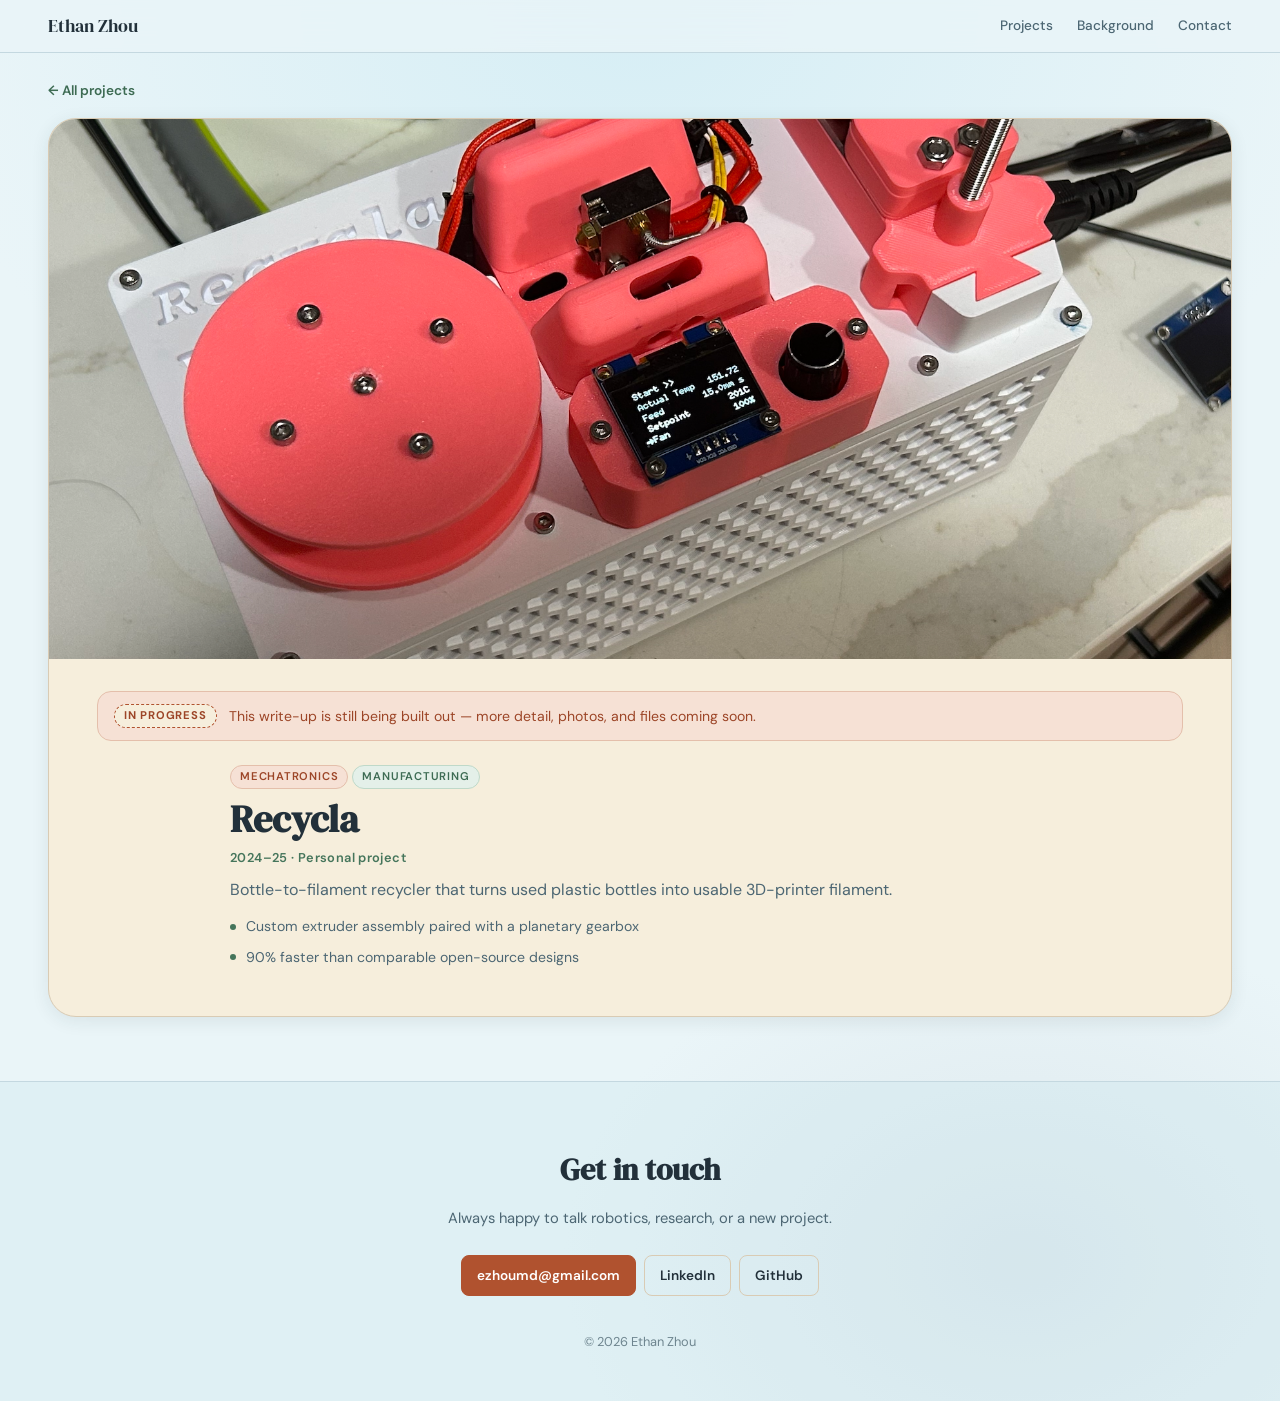
<file: recycla/index.html>
<!DOCTYPE html>
<html lang="en">
<head>
  <meta charset="UTF-8" />
  <meta name="viewport" content="width=device-width, initial-scale=1.0" />
  <title>Recycla &middot; Ethan Zhou</title>
  <meta name="description" content="Bottle-to-filament recycler that turns used plastic bottles into usable 3D-printer filament." />

  <meta property="og:type" content="article" />
  <meta property="og:title" content="Recycla &middot; Ethan Zhou" />
  <meta property="og:description" content="Bottle-to-filament recycler that turns used plastic bottles into usable 3D-printer filament." />
  <meta property="og:image" content="../images/Recycla.png" />
  <meta name="twitter:card" content="summary_large_image" />

  <link rel="icon" href="data:image/svg+xml,%3Csvg xmlns='http://www.w3.org/2000/svg' viewBox='0 0 64 64'%3E%3Crect width='64' height='64' rx='14' fill='%23B0522F'/%3E%3Ctext x='32' y='44' font-family='Georgia,serif' font-size='34' font-weight='bold' fill='%23F6EEDC' text-anchor='middle'%3EEZ%3C/text%3E%3C/svg%3E" />
  <link rel="preconnect" href="https://fonts.googleapis.com" />
  <link rel="preconnect" href="https://fonts.gstatic.com" crossorigin />
  <link href="https://fonts.googleapis.com/css2?family=DM+Serif+Display:ital@0;1&family=DM+Sans:ital,opsz,wght@0,9..40,300;0,9..40,400;0,9..40,500;0,9..40,600;1,9..40,300&display=swap" rel="stylesheet" />
  <link rel="stylesheet" href="../style.css?v=32" />
</head>
<body>

  <header class="site-header">
    <a class="header-name" href="../">Ethan Zhou</a>
    <nav class="header-nav" aria-label="Page sections">
      <a href="../#projects">Projects</a>
      <a href="../#background">Background</a>
      <a href="../#contact">Contact</a>
    </nav>
  </header>

  <main class="project-page">
    <a class="project-back" href="../#projects">&larr; All projects</a>

    <article class="project-article">
      <div class="project-hero-media">
        <img src="../images/Recycla.png" alt="Recycla">
      </div>

      <div class="project-body">
        <div class="wip-notice" role="status">
          <span class="wip-badge">In Progress</span>
          <span>This write-up is still being built out &mdash; more detail, photos, and files coming soon.</span>
        </div>
        <div class="project-layout project-layout--single">

          <div class="project-main">
            <div class="modal-tags">
              <span class="tag tag--mechatronics">Mechatronics</span>
          <span class="tag tag--manufacturing">Manufacturing</span>
            </div>

            <h1 class="project-title">Recycla</h1>
            <p class="modal-meta">2024–25 &middot; Personal project</p>
            <p class="modal-summary">Bottle-to-filament recycler that turns used plastic bottles into usable 3D-printer filament.</p>

        <ul class="modal-points">
          <li>Custom extruder assembly paired with a planetary gearbox</li>
          <li>90% faster than comparable open-source designs</li>
        </ul>
          </div>

        </div>

      </div>
    </article>
  </main>

  <footer class="site-footer" id="contact">
    <div class="footer-inner">
      <h2 class="footer-heading">Get in touch</h2>
      <p class="footer-note">Always happy to talk robotics, research, or a new project.</p>
      <div class="footer-links">
        <a href="mailto:ezhoumd@gmail.com" class="btn btn-primary">ezhoumd@gmail.com</a>
        <a href="https://www.linkedin.com/in/ezhoumd/" target="_blank" rel="noopener" class="btn btn-outline">LinkedIn</a>
        <a href="https://github.com/ezhoumd" target="_blank" rel="noopener" class="btn btn-outline">GitHub</a>
      </div>
      <p class="footer-copy">&copy; <span id="year"></span> Ethan Zhou</p>
    </div>
  </footer>

  <script>document.getElementById('year').textContent = new Date().getFullYear();</script>
</body>
</html>
</file>
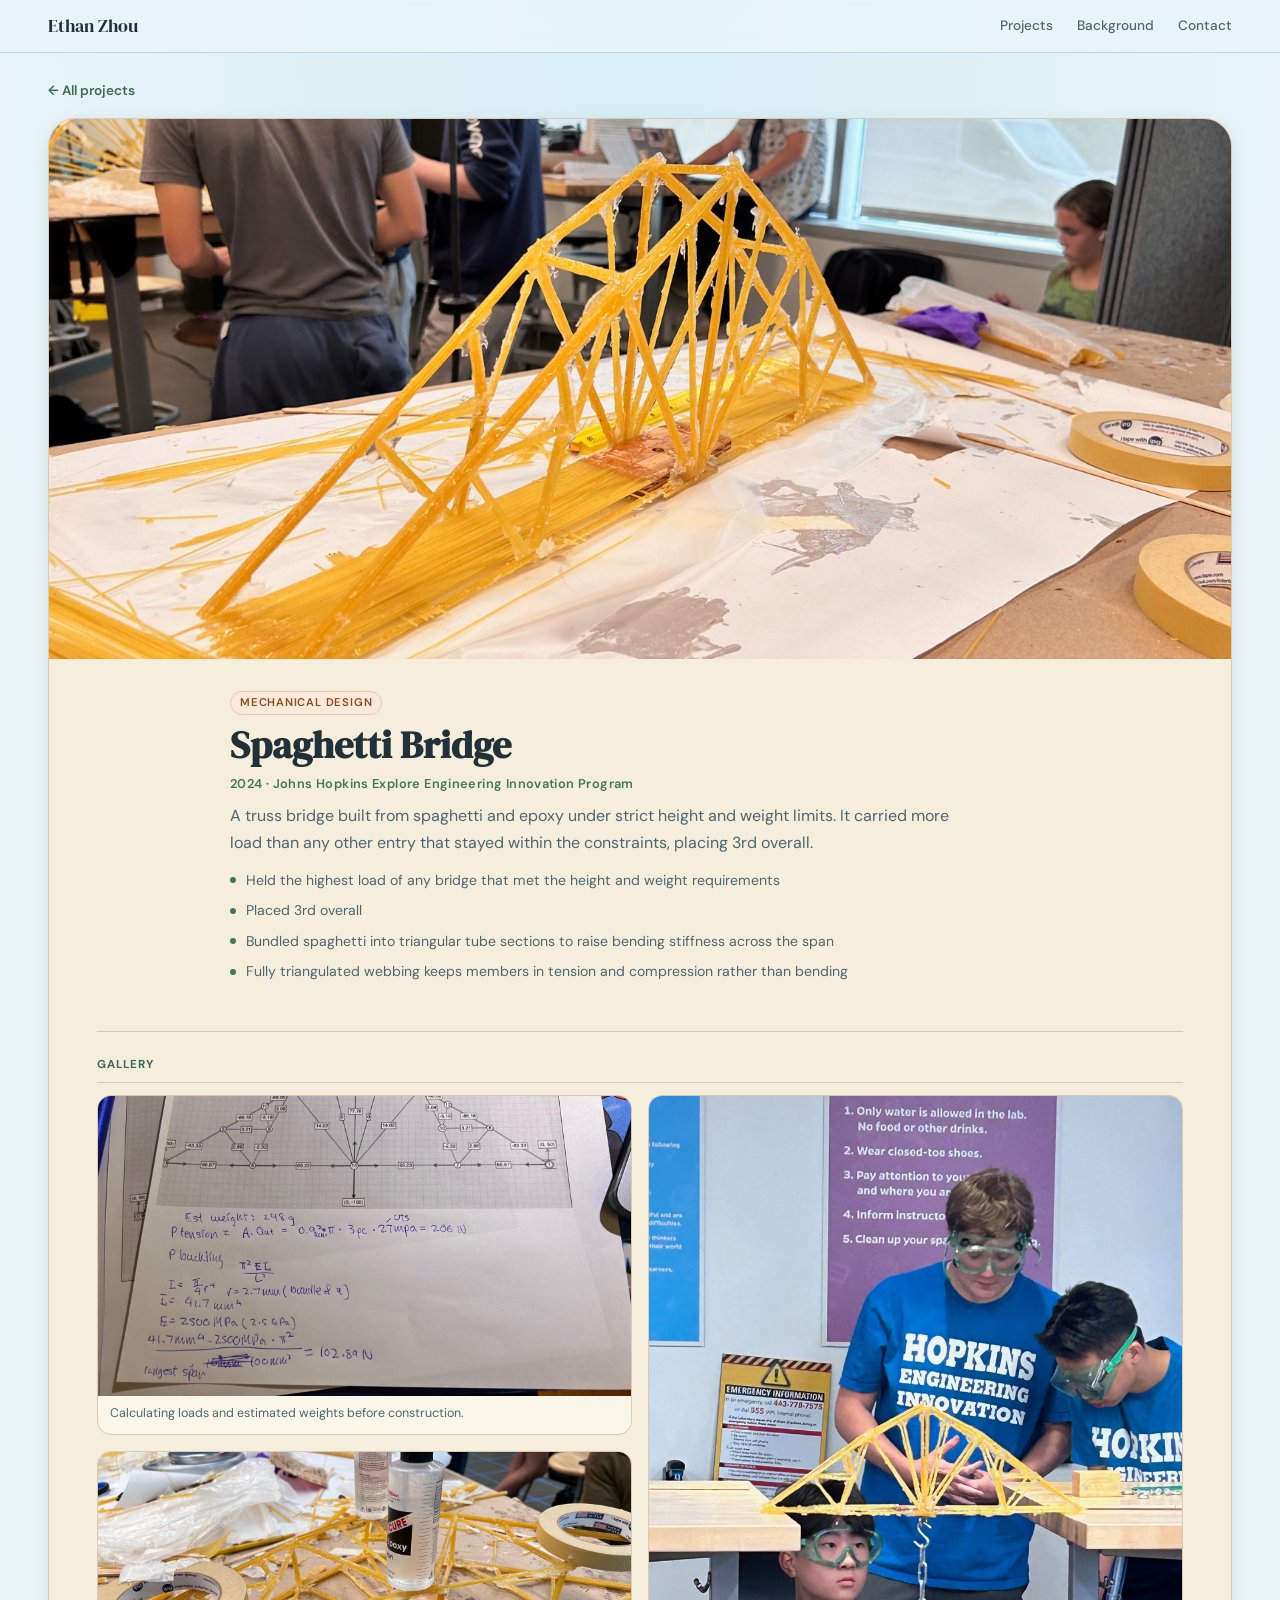
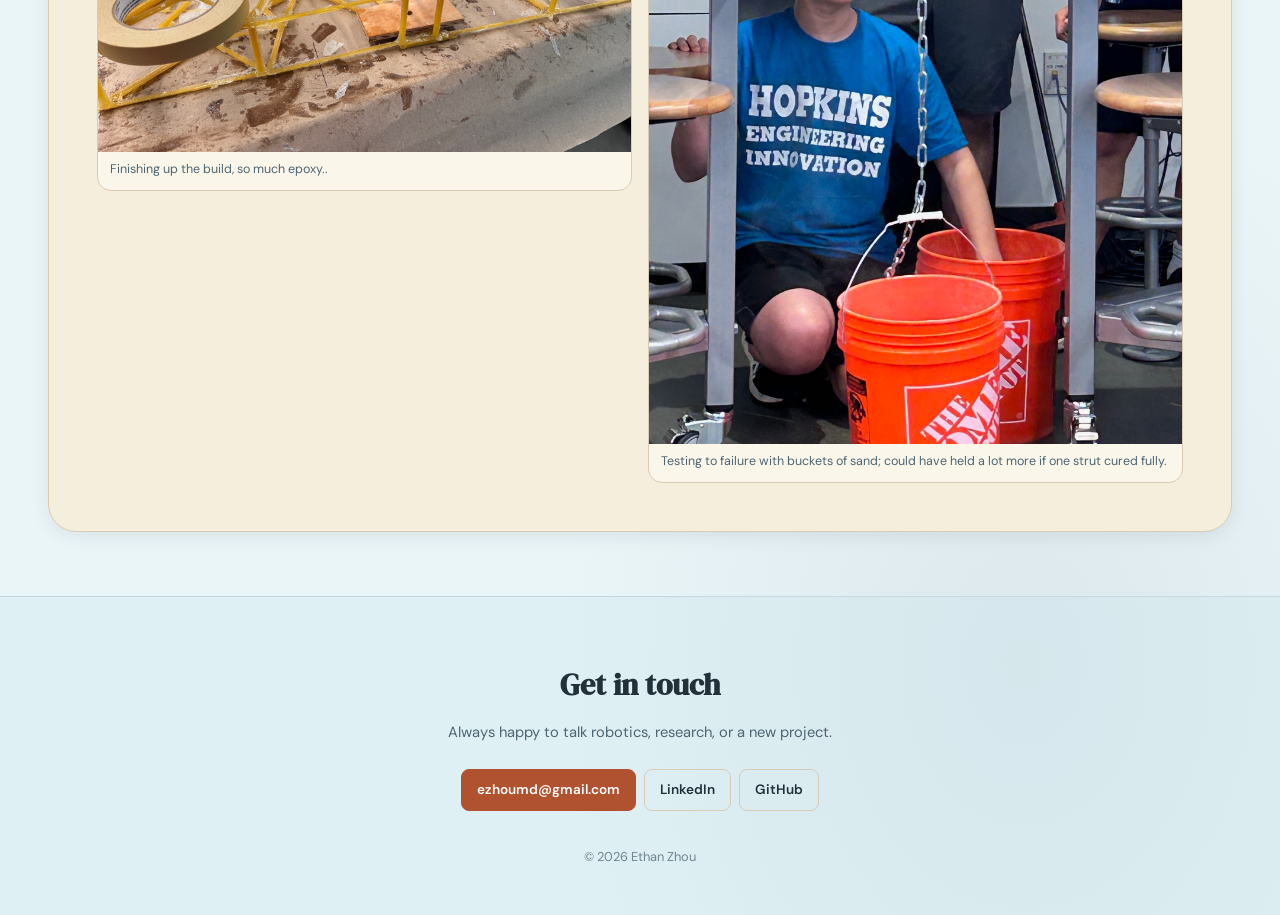
<file: spaghetti-bridge/index.html>
<!DOCTYPE html>
<html lang="en">
<head>
  <meta charset="UTF-8" />
  <meta name="viewport" content="width=device-width, initial-scale=1.0" />
  <title>Spaghetti Bridge &middot; Ethan Zhou</title>
  <meta name="description" content="Spaghetti-and-epoxy truss bridge built to strict height and weight limits — carried the highest load of any entry that stayed in spec." />

  <meta property="og:type" content="article" />
  <meta property="og:title" content="Spaghetti Bridge &middot; Ethan Zhou" />
  <meta property="og:description" content="Spaghetti-and-epoxy truss bridge built to strict height and weight limits — carried the highest load of any entry that stayed in spec." />
  <meta property="og:image" content="../images/BRIDGE_complete.jpg" />
  <meta name="twitter:card" content="summary_large_image" />

  <link rel="icon" href="data:image/svg+xml,%3Csvg xmlns='http://www.w3.org/2000/svg' viewBox='0 0 64 64'%3E%3Crect width='64' height='64' rx='14' fill='%23B0522F'/%3E%3Ctext x='32' y='44' font-family='Georgia,serif' font-size='34' font-weight='bold' fill='%23F6EEDC' text-anchor='middle'%3EEZ%3C/text%3E%3C/svg%3E" />
  <link rel="preconnect" href="https://fonts.googleapis.com" />
  <link rel="preconnect" href="https://fonts.gstatic.com" crossorigin />
  <link href="https://fonts.googleapis.com/css2?family=DM+Serif+Display:ital@0;1&family=DM+Sans:ital,opsz,wght@0,9..40,300;0,9..40,400;0,9..40,500;0,9..40,600;1,9..40,300&display=swap" rel="stylesheet" />
  <link rel="stylesheet" href="../style.css?v=32" />
</head>
<body>

  <header class="site-header">
    <a class="header-name" href="../">Ethan Zhou</a>
    <nav class="header-nav" aria-label="Page sections">
      <a href="../#projects">Projects</a>
      <a href="../#background">Background</a>
      <a href="../#contact">Contact</a>
    </nav>
  </header>

  <main class="project-page">
    <a class="project-back" href="../#projects">&larr; All projects</a>

    <article class="project-article">
      <div class="project-hero-media">
        <img src="../images/BRIDGE_complete.jpg" alt="Spaghetti Bridge">
      </div>

      <div class="project-body">
        <div class="project-layout project-layout--single">

          <div class="project-main">
            <div class="modal-tags">
              <span class="tag tag--mechanical">Mechanical Design</span>
            </div>

            <h1 class="project-title">Spaghetti Bridge</h1>
            <p class="modal-meta">2024 &middot; Johns Hopkins Explore Engineering Innovation Program</p>
            <p class="modal-summary">A truss bridge built from spaghetti and epoxy under strict height and weight limits. It carried more load than any other entry that stayed within the constraints, placing 3rd overall.</p>

        <ul class="modal-points">
          <li>Held the highest load of any bridge that met the height and weight requirements</li>
          <li>Placed 3rd overall</li>
          <li>Bundled spaghetti into triangular tube sections to raise bending stiffness across the span</li>
          <li>Fully triangulated webbing keeps members in tension and compression rather than bending</li>
        </ul>
          </div>

        </div>

        <section class="project-gallery">
          <h2 class="modal-section-heading">Gallery</h2>
          <div class="gallery-grid">
            <figure class="gallery-item">
              <img src="../images/BRIDGE_calcs.jpg" alt="Calculating loads and estimated weights before construction." loading="lazy">
              <figcaption>Calculating loads and estimated weights before construction.</figcaption>
            </figure>
            <figure class="gallery-item">
              <img src="../images/BRIDGE_build.jpg" alt="Finishing up the build, so much epoxy.." loading="lazy">
              <figcaption>Finishing up the build, so much epoxy..</figcaption>
            </figure>
            <figure class="gallery-item">
              <img src="../images/BRIDGE_test.jpg" alt="Testing to failure with buckets of sand; could have held a lot more if one strut cured fully." loading="lazy">
              <figcaption>Testing to failure with buckets of sand; could have held a lot more if one strut cured fully.</figcaption>
            </figure>
          </div>
        </section>
      </div>
    </article>
  </main>

  <footer class="site-footer" id="contact">
    <div class="footer-inner">
      <h2 class="footer-heading">Get in touch</h2>
      <p class="footer-note">Always happy to talk robotics, research, or a new project.</p>
      <div class="footer-links">
        <a href="mailto:ezhoumd@gmail.com" class="btn btn-primary">ezhoumd@gmail.com</a>
        <a href="https://www.linkedin.com/in/ezhoumd/" target="_blank" rel="noopener" class="btn btn-outline">LinkedIn</a>
        <a href="https://github.com/ezhoumd" target="_blank" rel="noopener" class="btn btn-outline">GitHub</a>
      </div>
      <p class="footer-copy">&copy; <span id="year"></span> Ethan Zhou</p>
    </div>
  </footer>

  <script>document.getElementById('year').textContent = new Date().getFullYear();</script>
</body>
</html>
</file>
<file: style.css>
/* ================================================================
   PERSONAL PORTFOLIO — style.css
   
   Design tokens, then component styles in page order:
   1. Reset & base
   2. Tokens (colors, type, space)
   3. Utility
   4. Header
   5. Hero (intro rectangle + stacked featured)
   6. Credentials row
   7. Skills block
   8. Projects section
   9. Footer
   10. Responsive
================================================================ */


/* ================================================================
   1. RESET & BASE
================================================================ */
*, *::before, *::after {
  box-sizing: border-box;
  margin: 0;
  padding: 0;
}

html {
  font-size: 16px;
  scroll-behavior: smooth;
  -webkit-font-smoothing: antialiased;
  -moz-osx-font-smoothing: grayscale;
}

body {
  font-family: var(--font-sans);
  /* Soft radial gradient: slightly richer blue at center-top, fading to a cooler edge */
  background-color: var(--page);
  background-image:
    radial-gradient(ellipse 80% 60% at 50% 0%, #D6EEF5 0%, transparent 70%),
    radial-gradient(ellipse 60% 40% at 80% 90%, #DDE8ED 0%, transparent 60%);
  color: var(--text);
  line-height: 1.6;
  min-height: 100vh;
}

img {
  display: block;
  max-width: 100%;
}

ul {
  list-style: none;
}

a {
  color: inherit;
  text-decoration: none;
}


/* ================================================================
   2. DESIGN TOKENS
================================================================ */
:root {
  /* --- Palette --- */
  --page:        #EAF5F8;   /* light sky-blue page background */
  --card:        #F6EEDC;   /* warm cream cards */
  --card-soft:   #FBF6EA;   /* softer cream — hover / inner surfaces */
  --border:      #D9CBB4;   /* muted warm border */
  --border-blue: #C4D8E0;   /* muted blue-gray border for page-level dividers */

  /* Text — deepened so body copy clears WCAG AA on both page and card */
  --text:        #22303A;   /* primary text — 12.2:1 on page */
  --muted:       #4C6673;   /* secondary text — 5.5:1 on page, 5.3:1 on card */
  --muted-light: #6E858F;   /* labels, placeholders — 3.5:1 */

  /* Sage — accents. `sage` is for fills, `sage-dark` for text on pale fills. */
  --sage:        #45755B;   /* fill (white text passes at 5.3:1) */
  --sage-pale:   #E4F0E9;   /* pale fill behind sage text */
  --sage-dark:   #3D6B53;   /* text on sage-pale — 5.2:1 */

  /* Clay — primary buttons and badges */
  --clay:        #B0522F;   /* fill (white text passes at 5.1:1) */
  --clay-dark:   #90411F;   /* hover */
  --clay-pale:   #F6E1D5;   /* pale fill behind clay text */
  --clay-text:   #9C4527;   /* text on clay-pale — 5.1:1 */

  /* Sky — secondary accent */
  --sky:         #7FB4C8;
  --sky-pale:    #DCEDF4;   /* pale fill behind sky text */
  --sky-dark:    #2F6B82;   /* text on sky-pale — 4.9:1 */

  /* --- Typography --- */
  --font-display: 'DM Serif Display', Georgia, serif;
  --font-sans:    'DM Sans', system-ui, sans-serif;

  /* --- Space scale --- */
  --s1:  4px;
  --s2:  8px;
  --s3:  12px;
  --s4:  16px;
  --s5:  24px;
  --s6:  32px;
  --s7:  48px;
  --s8:  64px;
  --s9:  96px;

  /* --- Layout --- */
  --max-width:    1120px;
  --page-gutter:  clamp(16px, 4vw, 48px);

  /* --- Shape --- */
  --radius-sm:  8px;
  --radius-md:  14px;
  --radius-lg:  20px;
  --radius-xl:  28px;

  /* --- Shadow (warm-tinted — avoids cold blue shadows on cream cards) --- */
  --shadow-sm:  0 1px 4px rgba(38, 50, 56, 0.06);
  --shadow-md:  0 4px 18px rgba(38, 50, 56, 0.09);
  --shadow-lg:  0 8px 36px rgba(38, 50, 56, 0.12);
  --shadow-warm: 0 4px 20px rgba(199, 101, 62, 0.10); /* clay-tinted for card hover */

  /* --- Transition --- */
  --ease: 0.22s ease;
}


/* ================================================================
   3. UTILITY
================================================================ */

/* Visually hidden but accessible to screen readers */
.visually-hidden {
  position: absolute;
  width: 1px;
  height: 1px;
  padding: 0;
  margin: -1px;
  overflow: hidden;
  clip: rect(0,0,0,0);
  white-space: nowrap;
  border: 0;
}

/* Shared image placeholder block */
.img-placeholder {
  width: 100%;
  height: 100%;
  background: var(--border);
  display: flex;
  align-items: center;
  justify-content: center;
}

/* Real project images fill their fixed-height wrappers cleanly */
.fcard-img-wrap img,
.pcard-img-wrap img,
.modal-media img {
  width: 100%;
  height: 100%;
  object-fit: cover;
  transition: transform 0.4s ease;
}

.featured-card:hover .fcard-img-wrap img,
.project-card:hover .pcard-img-wrap img {
  transform: scale(1.04);
}

.img-placeholder-label {
  font-size: 0.75rem;
  font-weight: 500;
  color: var(--muted-light);
  text-transform: uppercase;
  letter-spacing: 0.1em;
}

/* Base tag style */
.tag {
  display: inline-block;
  font-size: 0.7rem;
  font-weight: 600;
  text-transform: uppercase;
  letter-spacing: 0.07em;
  padding: 2px 9px;
  border-radius: 20px;
  border: 1px solid transparent;
  background: var(--sage-pale);
  color: var(--sage-dark);
}

/* Category tag colors. Pale fills sit very close to the cream card in
   luminance, so each carries a matching border to stay legible as a chip.
   Every pairing below clears 4.9:1 text contrast. */
.tag--mechatronics  { background: var(--clay-pale); color: var(--clay-text); border-color: #E4BFAB; }
.tag--controls      { background: var(--sky-pale);  color: var(--sky-dark);  border-color: #B4D5E4; }
.tag--mechanical    { background: #FBEADC;          color: #8A4A1C;          border-color: #E8CBAF; }
.tag--manufacturing { background: var(--sage-pale); color: var(--sage-dark); border-color: #BFD9C9; }
.tag--product       { background: #EAE4F3;          color: #5F4A8A;          border-color: #CFC2E4; }
.tag--research      { background: #DBEFEC;          color: #1F6E6A;          border-color: #AFD8D2; }
.tag--misc          { background: #E6ECEF;          color: #55666E;          border-color: #C7D4DA; }

/* "In Progress" marker — dashed outline so it reads as a status flag,
   not another category tag. */
.wip-badge {
  display: inline-block;
  font-size: 0.7rem;
  font-weight: 700;
  text-transform: uppercase;
  letter-spacing: 0.07em;
  padding: 2px 9px;
  border-radius: 20px;
  border: 1.5px dashed var(--clay);
  color: var(--clay-text);
  background: transparent;
}

/* Full-width notice at the top of an unfinished project page */
.wip-notice {
  display: flex;
  align-items: center;
  flex-wrap: wrap;
  gap: var(--s3);
  margin-bottom: var(--s5);
  padding: var(--s3) var(--s4);
  background: var(--clay-pale);
  border: 1px solid #E4BFAB;
  border-radius: var(--radius-md);
  font-size: 0.88rem;
  color: var(--clay-text);
}

.wip-notice .wip-badge {
  background: var(--card);
}

/* --- Buttons --- */
.btn-icon {
  width: 15px;
  height: 15px;
  flex-shrink: 0;
}

.btn {
  display: inline-flex;
  align-items: center;
  justify-content: center;
  gap: 6px;
  font-family: var(--font-sans);
  font-size: 0.85rem;
  font-weight: 600;
  padding: 9px 15px;
  border-radius: var(--radius-sm);
  border: 1.5px solid transparent;
  cursor: pointer;
  white-space: nowrap;
  transition: background var(--ease), color var(--ease), border-color var(--ease),
              transform var(--ease), box-shadow var(--ease);
  text-decoration: none;
}

/* Primary: warm clay/orange */
.btn-primary {
  background: var(--clay);
  color: #fff;
  border-color: var(--clay);
}

.btn-primary:hover,
.btn-primary:focus-visible {
  background: var(--clay-dark);
  border-color: var(--clay-dark);
  box-shadow: 0 4px 14px rgba(199, 101, 62, 0.28);
  transform: translateY(-1px);
}

/* Outline: cream border, hovers to card-soft with sage text */
.btn-outline {
  background: transparent;
  color: var(--text);
  border-color: var(--border);
}

.btn-outline:hover,
.btn-outline:focus-visible {
  background: var(--card-soft);
  border-color: var(--sage);
  color: var(--sage-dark);
  transform: translateY(-1px);
}

/* Accessibility focus ring */
:focus-visible {
  outline: 2px solid var(--sage);
  outline-offset: 3px;
  border-radius: 4px;
}


/* ================================================================
   4. SITE HEADER
================================================================ */

/* Frosted header — picks up the page's blue, not cream */
.site-header {
  position: sticky;
  top: 0;
  z-index: 100;
  background: rgba(234, 245, 248, 0.82);
  backdrop-filter: blur(14px);
  -webkit-backdrop-filter: blur(14px);
  border-bottom: 1px solid var(--border-blue);
  padding: var(--s3) var(--page-gutter);
  display: flex;
  align-items: center;
  justify-content: space-between;
  gap: var(--s5);
}

.header-name {
  font-family: var(--font-display);
  font-size: 1.1rem;
  color: var(--text);
  white-space: nowrap;
}

.header-nav {
  display: flex;
  gap: var(--s5);
  flex-wrap: wrap;
}

.header-nav a {
  font-size: 0.85rem;
  font-weight: 500;
  color: var(--muted);
  transition: color var(--ease);
}

.header-nav a:hover {
  color: var(--sage);
}


/* ================================================================
   5. HERO — two-column layout
================================================================ */

.hero {
  padding: var(--s6) var(--page-gutter) var(--s5);
}

.hero-inner {
  max-width: var(--max-width);
  margin: 0 auto;
  display: grid;
  grid-template-columns: minmax(0, 1fr) 400px;
  gap: var(--s6);
  align-items: start;
}

/* Left column: intro rectangle with Experience beneath it, so the column
   fills instead of leaving a tall gap next to the featured stack. */
.hero-left {
  display: flex;
  flex-direction: column;
  gap: var(--s5);
  min-width: 0;
}

.hero-experience {
  padding: 0 var(--s2);
}

/* Experience entries: company + role lead, date pushed to the right so the
   role is what the eye lands on first. */
.exp-list {
  display: flex;
  flex-direction: column;
  gap: var(--s5);
}

.exp-list li {
  display: flex;
  align-items: flex-start;
  justify-content: space-between;
  gap: var(--s4);
}

.exp-main {
  min-width: 0;
}

.exp-role {
  font-size: 1.05rem;
  font-weight: 400;
  color: var(--muted);
  line-height: 1.45;
}

.exp-role strong {
  font-weight: 700;
  color: var(--text);
}

.exp-desc {
  margin-top: var(--s1);
  font-size: 0.92rem;
  color: var(--muted);
  line-height: 1.65;
  max-width: 58ch;
}

.exp-date {
  flex-shrink: 0;
  min-width: 124px;
  text-align: center;
}

/* --- Intro rectangle (left) — wide and flat, photo beside the text --- */
.profile-card {
  background: var(--card);
  border: 1px solid var(--border);
  border-radius: var(--radius-xl);
  padding: var(--s6);
  display: flex;
  flex-direction: row;
  align-items: flex-start;
  text-align: left;
  gap: var(--s6);
  box-shadow: var(--shadow-md);
}

.profile-text {
  display: flex;
  flex-direction: column;
  gap: var(--s2);
  min-width: 0;
}

/* Circular profile photo placeholder */
/* Portrait panel rather than an avatar circle — stretches to the card's
   full height so it fills the side of the intro rectangle. */
.profile-photo {
  width: 244px;
  align-self: stretch;
  min-height: 300px;
  border-radius: var(--radius-lg);
  overflow: hidden;
  background: var(--border);
  box-shadow: var(--shadow-sm);
  flex-shrink: 0;
}

.profile-photo img {
  width: 100%;
  height: 100%;
  object-fit: cover;
  display: block;
}

.profile-name {
  font-family: var(--font-display);
  font-size: 2.4rem;
  line-height: 1.2;
  color: var(--text);
}

.profile-subtitle {
  font-size: 0.85rem;
  font-weight: 500;
  color: var(--sage);
  letter-spacing: 0.04em;
}

.profile-bio {
  font-size: 0.95rem;
  color: var(--muted);
  line-height: 1.75;
  margin-top: var(--s2);
  max-width: 62ch;
}

/* The portrait panel narrows this column, so four buttons no longer fit on
   one row. A 2x2 grid reads as deliberate where a 3+1 wrap does not. */
.profile-actions {
  display: grid;
  grid-template-columns: repeat(2, minmax(0, 1fr));
  gap: var(--s2);
  margin-top: var(--s4);
}


/* --- Featured Projects (right) --- */
.featured-projects {
  display: flex;
  flex-direction: column;
  gap: var(--s4);
}

.section-eyebrow {
  font-size: 0.72rem;
  font-weight: 600;
  text-transform: uppercase;
  letter-spacing: 0.1em;
  color: var(--muted-light);
  margin-bottom: var(--s1);
}

.featured-grid {
  display: flex;
  flex-direction: column;
  gap: var(--s4);
}

/* Shared featured card styles — cream on blue background */
.featured-card {
  background: var(--card);
  border: 1px solid var(--border);
  border-radius: var(--radius-lg);
  overflow: hidden;
  box-shadow: var(--shadow-sm);
  display: flex;
  flex-direction: column;
  cursor: pointer;
  transition: box-shadow var(--ease), transform var(--ease), border-color var(--ease), background var(--ease);
}

.featured-card:hover,
.featured-card:focus-visible {
  box-shadow: var(--shadow-warm);
  transform: scale(1.01);
  border-color: var(--sage);
  background: var(--card-soft);
}

.fcard-img-wrap {
  height:240px;
  overflow: hidden;
}

.fcard-img-wrap {
  position: relative;
  height: 240px;
  overflow: hidden;
}

.fcard-img-wrap .img-placeholder {
  transition: transform 0.3s ease;
}

.featured-card:hover .fcard-img-wrap .img-placeholder {
  transform: scale(1.01);
}

.fcard-body {
  padding: var(--s4) var(--s4) var(--s4);
  display: flex;
  flex-direction: column;
  gap: var(--s2);
  flex: 1;
}

.fcard-tags {
  display: flex;
  gap: var(--s1);
  flex-wrap: wrap;
}

.fcard-title {
  font-family: var(--font-display);
  font-size: 1.1rem;
  color: var(--text);
  line-height: 1.3;
}

.fcard-desc {
  font-size: 0.83rem;
  color: var(--muted);
  line-height: 1.65;
  flex: 1;
}

.fcard-link {
  font-size: 0.82rem;
  font-weight: 600;
  color: var(--sage);
  margin-top: var(--s1);
  display: inline-block;
  transition: color var(--ease);
}

.fcard-link:hover {
  color: var(--clay);
}


/* ================================================================
   7. CREDENTIALS SECTION
   Compact four-column row — always visible, never hidden
================================================================ */

.credentials {
  padding: var(--s6) var(--page-gutter) var(--s7);
}

.credentials-grid {
  max-width: var(--max-width);
  margin: 0 auto;
  display: grid;
  grid-template-columns: repeat(2, 1fr);
  gap: var(--s7);
  align-items: start;
}

.cred-heading {
  font-family: var(--font-display);
  font-size: 1.12rem;
  font-style: italic;
  color: var(--text);
  margin-bottom: var(--s3);
  padding-bottom: var(--s2);
  border-bottom: 1.5px solid var(--border);
}

/* Second heading stacked inside one credentials column */
.cred-heading--stacked {
  margin-top: var(--s5);
}

.cred-list {
  display: flex;
  flex-direction: column;
  gap: var(--s3);
  font-size: 0.92rem;
}

.cred-list li {
  display: flex;
  gap: var(--s2);
  align-items: baseline;
  font-size: 0.83rem;
}

/* Small year badge using sage accent */
.cred-year {
  font-size: 0.72rem;
  font-weight: 700;
  color: var(--sage-dark);
  background: var(--sage-pale);
  padding: 1px 6px;
  border-radius: 4px;
  white-space: nowrap;
  flex-shrink: 0;
}

.cred-text {
  color: var(--muted);
  line-height: 1.5;
}

/* Award / publication names sit dark against the muted description,
   the same treatment company names get in Experience. */
.cred-text strong {
  font-weight: 700;
  color: var(--text);
}

.cred-link {
  color: var(--muted);
  line-height: 1.5;
  transition: color var(--ease);
}

.cred-link:hover {
  color: var(--sage-dark);
}

/* Awards: count pill on the left, name beside it, description as plain text
   underneath. Fixed pill width keeps every name on a common left edge, which
   lines the column up with Publications alongside it. */
.award-list {
  display: flex;
  flex-direction: column;
  gap: var(--s3);
}

.award-list li {
  display: flex;
  align-items: flex-start;
  gap: var(--s3);
}

.award-count {
  flex-shrink: 0;
  min-width: 32px;
  text-align: center;
}

.award-main {
  min-width: 0;
}

.award-name {
  font-size: 0.94rem;
  font-weight: 700;
  color: var(--text);
  line-height: 1.3;
}

.award-desc {
  margin-top: 2px;
  font-size: 0.85rem;
  color: var(--muted);
  line-height: 1.45;
}

/* Publications: title leads (dark), authors beneath (muted), venue on its
   own line in the sage accent so the place of publication stays scannable. */
.pub-list {
  display: flex;
  flex-direction: column;
  gap: var(--s5);
}

.pub-list li {
  display: flex;
  align-items: flex-start;
  justify-content: space-between;
  gap: var(--s4);
}

.pub-main {
  min-width: 0;
}

.pub-title {
  font-size: 0.98rem;
  font-weight: 700;
  color: var(--text);
  line-height: 1.4;
}

.pub-authors {
  margin-top: 3px;
  font-size: 0.88rem;
  color: var(--muted);
  line-height: 1.5;
}

.pub-venue {
  margin-top: var(--s1);
  font-size: 0.86rem;
  font-style: italic;
  color: var(--sage-dark);
  line-height: 1.45;
}

.pub-status {
  font-style: normal;
  color: var(--muted-light);
}

.pub-date {
  flex-shrink: 0;
}

/* Publication entry that has a link pasted in — gets a subtle arrow cue */
.pub-link {
  color: inherit;
  text-decoration: underline;
  text-decoration-color: var(--border);
  text-underline-offset: 3px;
  transition: color var(--ease), text-decoration-color var(--ease);
}

.pub-link:hover {
  color: var(--sage-dark);
  text-decoration-color: var(--sage);
}

.pub-arrow {
  color: var(--sage);
  font-weight: 700;
  white-space: nowrap;
}

/* Skills area */
.skills-area {
  display: flex;
  flex-direction: column;
  gap: var(--s3);
}

.skill-group-label {
  display: block;
  font-size: 0.7rem;
  font-weight: 600;
  text-transform: uppercase;
  letter-spacing: 0.08em;
  color: var(--muted-light);
  margin-bottom: var(--s2);
}

.skill-chips {
  display: flex;
  flex-wrap: wrap;
  gap: var(--s1);
}

/* Skill chips: cream on blue-page background — warmer than surroundings */
.chip {
  font-size: 0.75rem;
  font-weight: 500;
  padding: 3px 10px;
  background: var(--card);
  border: 1px solid var(--border);
  border-radius: 20px;
  color: var(--text);
  cursor: default;
}

/* Contact list in credentials */
.contact-list li {
  font-size: 0.85rem;
}

.contact-list a {
  display: inline-flex;
  align-items: center;
  gap: var(--s2);
  transition: color var(--ease);
}

.contact-list a:hover {
  color: var(--sage-dark);
}


/* ================================================================
   7b. SKILLS BLOCK — full-width band, domains with subsections
================================================================ */

.skills-block {
  max-width: var(--max-width);
  margin: var(--s6) auto 0;
}

.skills-domains {
  display: grid;
  grid-template-columns: repeat(3, 1fr);
  gap: var(--s6);
  margin-top: var(--s4);
}

.skill-domain {
  display: flex;
  flex-direction: column;
  gap: var(--s4);
}

.skill-domain-label {
  font-family: var(--font-display);
  font-size: 1.05rem;
  color: var(--text);
  padding-bottom: var(--s2);
  border-bottom: 1.5px solid var(--border);
}

.skill-sub-label {
  display: block;
  font-size: 0.68rem;
  font-weight: 700;
  text-transform: uppercase;
  letter-spacing: 0.09em;
  color: var(--sage-dark);
  margin-bottom: var(--s2);
}


/* ================================================================
   7c. FILTER PILLS — every category visible in one row
================================================================ */

.filter-bar {
  max-width: var(--max-width);
  margin: 0 auto var(--s6);
  display: flex;
  flex-wrap: wrap;
  gap: var(--s2);
}

.filter-pill {
  font-family: var(--font-sans);
  font-size: 0.82rem;
  font-weight: 600;
  color: var(--muted);
  background: var(--card);
  border: 1.5px solid var(--border);
  border-radius: 20px;
  padding: 7px 16px;
  cursor: pointer;
  white-space: nowrap;
  transition: background var(--ease), color var(--ease),
              border-color var(--ease), transform var(--ease);
}

.filter-pill:hover {
  background: var(--card-soft);
  border-color: var(--sage);
  color: var(--sage-dark);
  transform: translateY(-1px);
}

.filter-pill.is-active {
  background: var(--sage);
  border-color: var(--sage);
  color: #fff;
}


/* ================================================================
   8. PROJECTS SECTION
================================================================ */

/* Slightly different background from page — warm tint to feel grounded */
.projects-section {
  background: rgba(246, 238, 220, 0.35);
  border-top: 1px solid var(--border-blue);
  padding: var(--s7) var(--page-gutter) var(--s8);
}

/* Header row: title + filter dropdown side by side */
.projects-header {
  max-width: var(--max-width);
  margin: 0 auto var(--s6);
  display: flex;
  align-items: center;
  justify-content: space-between;
  gap: var(--s4);
  flex-wrap: wrap;
}

.section-title {
  font-family: var(--font-display);
  font-size: 2rem;
  color: var(--text);
  line-height: 1.15;
}

/* "Click any card for more detail." hint under the section title */
.section-sub {
  font-size: 0.85rem;
  color: var(--muted);
  margin-top: var(--s1);
}

/* Responsive project grid */
.projects-grid {
  max-width: var(--max-width);
  margin: 0 auto;
  display: grid;
  grid-template-columns: repeat(auto-fill, minmax(440px, 1fr));
  gap: var(--s5);
}

/* Individual project card — cream on the warm-tinted section bg */
.project-card {
  background: var(--card);
  border: 1px solid var(--border);
  border-radius: var(--radius-lg);
  overflow: hidden;
  display: flex;
  flex-direction: row;
  box-shadow: var(--shadow-sm);
  transition: box-shadow var(--ease), transform var(--ease),
              border-color var(--ease), background var(--ease);
  cursor: pointer;
}

/* The author `display: flex` above outranks the UA [hidden] rule,
   so the filter needs this to actually hide filtered-out cards. */
.project-card[hidden] {
  display: none;
}

.project-card:hover,
.project-card:focus-visible {
  box-shadow: var(--shadow-warm);
  transform: translateY(-4px);
  border-color: var(--sage);
  background: var(--card-soft);
  outline: none;
}

/* Fixed panel — every project image is exactly the same size, and the height
   clears the tallest card body so no cream gap shows beneath it. */
.pcard-img-wrap {
  width: 240px;
  height: 224px;
  flex-shrink: 0;
  overflow: hidden;
}

.pcard-img-wrap .img-placeholder {
  transition: transform 0.4s ease;
}

.project-card:hover .pcard-img-wrap .img-placeholder {
  transform: scale(1.04);
}

.pcard-body {
  padding: var(--s4) var(--s5) var(--s4) var(--s4);
  display: flex;
  flex-direction: column;
  gap: var(--s2);
  flex: 1;
  min-width: 0;
  justify-content: center;
}

.pcard-tags {
  display: flex;
  gap: var(--s1);
  flex-wrap: wrap;
}

/* Year reads the same on featured and grid cards: muted, so the title leads */
.pcard-year,
.fcard-year {
  font-weight: 400;
  color: var(--muted);
  white-space: nowrap;
}

.pcard-title {
  font-family: var(--font-display);
  font-size: 1.05rem;
  color: var(--text);
  line-height: 1.3;
}

.pcard-desc {
  font-size: 0.82rem;
  color: var(--muted);
  line-height: 1.65;
  flex: 1;
}

.pcard-link {
  font-size: 0.8rem;
  font-weight: 600;
  color: var(--sage);
  display: inline-block;
  margin-top: var(--s1);
  transition: color var(--ease);
}

.pcard-link:hover {
  color: var(--clay);
}

/* Empty state message */
.projects-empty {
  max-width: var(--max-width);
  margin: var(--s6) auto 0;
  text-align: center;
  color: var(--muted-light);
  font-size: 0.9rem;
}


/* ================================================================
   8b. PROJECT DETAIL MODAL
================================================================ */

.project-modal {
  /* The global `* { margin: 0 }` reset kills the UA's `margin: auto` on
     <dialog>, which is what centers a modal — restore it explicitly. */
  position: fixed;
  inset: 0;
  margin: auto;
  width: min(680px, calc(100vw - 2 * var(--s5)));
  max-height: min(86vh, 820px);
  padding: 0;
  border: 1px solid var(--border);
  border-radius: var(--radius-xl);
  background: var(--card);
  color: var(--text);
  box-shadow: var(--shadow-lg);
  overflow: hidden;
}

.project-modal::backdrop {
  background: rgba(38, 50, 56, 0.45);
  backdrop-filter: blur(3px);
  -webkit-backdrop-filter: blur(3px);
}

/* Inner wrapper scrolls; the dialog itself stays put so backdrop
   clicks (target === dialog) still register as "close" */
.modal-inner {
  position: relative;
  max-height: inherit;
  overflow-y: auto;
}

/* Absolute against the dialog (not .modal-inner) so it stays put while
   the content scrolls underneath it */
.modal-close {
  position: absolute;
  top: var(--s3);
  right: var(--s3);
  z-index: 2;
  width: 32px;
  height: 32px;
  display: flex;
  align-items: center;
  justify-content: center;
  font-size: 1.4rem;
  line-height: 1;
  color: var(--text);
  background: rgba(251, 246, 234, 0.92);
  border: 1px solid var(--border);
  border-radius: 50%;
  cursor: pointer;
  transition: background var(--ease), color var(--ease), border-color var(--ease);
}

.modal-close:hover {
  background: var(--clay);
  border-color: var(--clay);
  color: #fff;
}

.modal-media {
  height: 260px;
  overflow: hidden;
  background: var(--border);
}

.modal-media[hidden] {
  display: none;
}

.modal-body {
  padding: var(--s5) var(--s5) var(--s6);
  display: flex;
  flex-direction: column;
  gap: var(--s2);
}

.modal-tags {
  display: flex;
  gap: var(--s1);
  flex-wrap: wrap;
}

.modal-title {
  font-family: var(--font-display);
  font-size: 1.6rem;
  line-height: 1.2;
  color: var(--text);
}

.modal-meta {
  font-size: 0.8rem;
  font-weight: 600;
  letter-spacing: 0.03em;
  color: var(--sage);
}

.modal-meta[hidden] {
  display: none;
}

.modal-summary {
  font-size: 0.92rem;
  color: var(--muted);
  line-height: 1.7;
}

/* Key metrics strip */
.modal-stats {
  display: grid;
  grid-template-columns: repeat(auto-fit, minmax(105px, 1fr));
  gap: var(--s2);
  margin: var(--s3) 0 var(--s2);
  padding: var(--s3);
  background: var(--card-soft);
  border: 1px solid var(--border);
  border-radius: var(--radius-md);
}

.modal-stats[hidden] {
  display: none;
}

.mstat {
  display: flex;
  flex-direction: column;
  gap: 1px;
  text-align: center;
}

.mstat-value {
  font-family: var(--font-display);
  font-size: 1.15rem;
  line-height: 1.15;
  color: var(--clay);
}

.mstat-label {
  font-size: 0.7rem;
  font-weight: 500;
  line-height: 1.35;
  color: var(--muted);
}

/* In-depth sections */
.modal-sections {
  display: flex;
  flex-direction: column;
  gap: var(--s4);
  margin-top: var(--s4);
}

.modal-sections[hidden] {
  display: none;
}

.modal-section-heading {
  font-size: 0.72rem;
  font-weight: 700;
  text-transform: uppercase;
  letter-spacing: 0.09em;
  color: var(--sage-dark);
  padding-bottom: var(--s2);
  margin-bottom: var(--s3);
  border-bottom: 1px solid var(--border);
}

/* Pull quote */
.modal-quote {
  margin-top: var(--s5);
  padding: var(--s4);
  background: var(--sage-pale);
  border-left: 3px solid var(--sage);
  border-radius: var(--radius-sm);
  font-size: 0.88rem;
  font-style: italic;
  line-height: 1.65;
  color: var(--text);
}

.modal-quote[hidden] {
  display: none;
}

.modal-quote cite {
  display: block;
  margin-top: var(--s2);
  font-size: 0.78rem;
  font-style: normal;
  font-weight: 600;
  color: var(--sage-dark);
}

.modal-points {
  display: flex;
  flex-direction: column;
  gap: var(--s2);
  margin-top: var(--s1);
}

.modal-points[hidden] {
  display: none;
}

/* Sage bullet dots, drawn manually so list-style stays off */
.modal-points li {
  position: relative;
  padding-left: var(--s4);
  font-size: 0.88rem;
  color: var(--muted);
  line-height: 1.6;
}

.modal-points li::before {
  content: "";
  position: absolute;
  left: 0;
  top: 0.6em;
  width: 6px;
  height: 6px;
  border-radius: 50%;
  background: var(--sage);
}

.modal-links {
  display: flex;
  flex-wrap: wrap;
  gap: var(--s2);
  margin-top: var(--s5);
}

.modal-links[hidden] {
  display: none;
}


/* ================================================================
   8c. STANDALONE PROJECT PAGES (generated by build.js)
================================================================ */

/* Project pages run wider than the homepage — the imagery carries them */
.project-page {
  max-width: 1320px;
  margin: 0 auto;
  padding: var(--s5) var(--page-gutter) var(--s8);
}

.project-back {
  display: inline-block;
  margin-bottom: var(--s4);
  font-size: 0.85rem;
  font-weight: 600;
  color: var(--sage-dark);
  transition: color var(--ease);
}

.project-back:hover {
  color: var(--clay);
}

.project-article {
  background: var(--card);
  border: 1px solid var(--border);
  border-radius: var(--radius-xl);
  overflow: hidden;
  box-shadow: var(--shadow-md);
}

/* Big hero — the page is wide now, so the image should carry it */
.project-hero-media {
  height: 540px;
  overflow: hidden;
  background: var(--border);
}

.project-hero-media img {
  width: 100%;
  height: 100%;
  object-fit: cover;
}

.project-body {
  padding: var(--s6) var(--s7) var(--s7);
}

/* Write-up on the left, metrics and links on the right. The text column is
   capped so lines stay readable even though the page fills the screen. */
.project-layout {
  display: grid;
  grid-template-columns: minmax(0, 1fr) 320px;
  gap: var(--s7);
  align-items: start;
}

/* Pages with no metrics or links have nothing to put in a sidebar, so the
   write-up is centred rather than left-hugging a column of empty space. */
.project-layout--single {
  grid-template-columns: minmax(0, 1fr);
  max-width: 820px;
  margin: 0 auto;
}

.project-main {
  min-width: 0;
  display: flex;
  flex-direction: column;
  gap: var(--s2);
}

.project-main .modal-summary,
.project-main .modal-points li {
  max-width: 68ch;
}

.project-title {
  font-family: var(--font-display);
  font-size: 2.4rem;
  line-height: 1.12;
  color: var(--text);
}

.project-body .modal-summary {
  font-size: 1rem;
}

/* Sidebar sticks while the long write-up scrolls past it */
.project-side {
  position: sticky;
  top: 76px;
  display: flex;
  flex-direction: column;
  gap: var(--s4);
}

.side-stats {
  display: flex;
  flex-direction: column;
  gap: var(--s1);
  padding: var(--s4);
  background: var(--card-soft);
  border: 1px solid var(--border);
  border-radius: var(--radius-md);
}

.side-stats .mstat {
  display: flex;
  flex-direction: column;
  text-align: left;
  padding: var(--s2) 0;
  border-bottom: 1px solid var(--border);
}

.side-stats .mstat:last-child {
  border-bottom: 0;
}

.side-stats .mstat-value {
  font-size: 1.5rem;
}

.side-stats .mstat-label {
  font-size: 0.76rem;
}

.project-side .modal-links {
  flex-direction: column;
  margin-top: 0;
}

.project-side .modal-links .btn {
  width: 100%;
}

/* Anchors used as cards shouldn't inherit link underlines */
a.project-card,
a.featured-card {
  color: inherit;
  text-decoration: none;
}

@media (max-width: 900px) {
  .project-layout {
    grid-template-columns: minmax(0, 1fr);
    gap: var(--s5);
  }

  .project-side {
    position: static;
  }

  .project-body {
    padding: var(--s5);
  }
}

@media (max-width: 600px) {
  .project-hero-media {
    height: 220px;
  }

  .project-title {
    font-size: 1.7rem;
  }

  .project-body {
    padding: var(--s5) var(--s4);
  }
}


/* Project page gallery — supporting shots, captioned */
.project-gallery {
  margin-top: var(--s7);
  padding-top: var(--s5);
  border-top: 1px solid var(--border);
}

/* Masonry columns: images keep their real proportions, so portrait and
   landscape shots can sit side by side without either being cropped. */
.gallery-grid {
  column-count: 2;
  column-gap: var(--s4);
}

@media (max-width: 720px) {
  .gallery-grid { column-count: 1; }
}

.gallery-item {
  break-inside: avoid;
  margin-bottom: var(--s4);
  background: var(--card-soft);
  border: 1px solid var(--border);
  border-radius: var(--radius-md);
  overflow: hidden;
}

.gallery-item img {
  width: 100%;
  height: auto;
  display: block;
}

.gallery-item img.is-cropped {
  object-fit: cover;
  height: auto;
}

.gallery-item figcaption {
  padding: var(--s2) var(--s3) var(--s3);
  font-size: 0.78rem;
  line-height: 1.45;
  color: var(--muted);
}


/* ================================================================
   9. SITE FOOTER
================================================================ */

.site-footer {
  padding: var(--s8) var(--page-gutter) var(--s7);
  border-top: 1px solid var(--border-blue);
  background: rgba(195, 224, 234, 0.28);
  text-align: center;
}

.footer-inner {
  max-width: var(--max-width);
  margin: 0 auto;
  display: flex;
  flex-direction: column;
  align-items: center;
  gap: var(--s3);
}

.footer-heading {
  font-family: var(--font-display);
  font-size: 1.9rem;
  color: var(--text);
}

.footer-note {
  font-size: 0.92rem;
  color: var(--muted);
}

.footer-links {
  display: flex;
  flex-wrap: wrap;
  justify-content: center;
  gap: var(--s2);
  margin-top: var(--s3);
}

.footer-copy {
  margin-top: var(--s5);
  font-size: 0.8rem;
  color: var(--muted-light);
}


/* ================================================================
   10. RESPONSIVE BREAKPOINTS
================================================================ */

/* --- Tablet: ≤ 900px --- */
@media (max-width: 900px) {

  .hero-inner {
    grid-template-columns: 1fr;
  }

  .profile-card {
    width: 100%;
  }

  .credentials-grid {
    grid-template-columns: repeat(2, 1fr);
    gap: var(--s6);
  }

  .skills-domains {
    grid-template-columns: 1fr;
    gap: var(--s5);
  }

  .credentials-grid {
    grid-template-columns: repeat(2, 1fr);
    gap: var(--s5);
  }
}

/* --- Mobile: ≤ 600px --- */
@media (max-width: 600px) {

  .hero {
    padding: var(--s5) var(--page-gutter) var(--s5);
  }

  .credentials-grid {
    grid-template-columns: 1fr;
  }

  .header-nav {
    gap: var(--s4);
  }

  .section-title {
    font-size: 1.5rem;
  }

  .profile-card {
    flex-direction: column;
    align-items: center;
    text-align: center;
    padding: var(--s5);
    gap: var(--s4);
  }

  /* Stacked layout: the portrait becomes a banner across the top */
  .profile-photo {
    width: 100%;
    align-self: auto;
    min-height: 0;
    height: 280px;
  }

  .profile-actions {
    justify-content: center;
  }

  .exp-list li,
  .award-list li,
  .pub-list li {
    flex-direction: column;
    gap: var(--s2);
  }

  .project-card {
    flex-direction: column;
  }

  .pcard-img-wrap {
    width: 100%;
    min-height: 0;
    height: 180px;
  }

  .pcard-body {
    padding: var(--s4);
  }

  .exp-date,
  .award-count,
  .pub-date {
    order: -1;
    min-width: 0;
  }

  .profile-name {
    font-size: 1.9rem;
  }

  .projects-header {
    flex-direction: column;
    align-items: flex-start;
  }

  .modal-media {
    height: 190px;
  }

  .modal-title {
    font-size: 1.35rem;
  }

  .modal-body {
    padding: var(--s4) var(--s4) var(--s5);
  }
}

/* --- Small mobile: ≤ 400px --- */
@media (max-width: 400px) {
  .profile-actions {
    gap: var(--s1);
  }

  .btn {
    font-size: 0.78rem;
    padding: 7px 13px;
  }
}

/* --- Reduced motion --- */
@media (prefers-reduced-motion: reduce) {
  *, *::before, *::after {
    animation-duration: 0.01ms !important;
    transition-duration: 0.01ms !important;
  }
}

/* ================================================================
   11. SCROLL WIDGETS — nudge visitors down to the projects section
================================================================ */

/* "See all N projects" under the featured stack */
.see-all {
  display: inline-flex;
  align-items: center;
  gap: var(--s2);
  align-self: center;
  margin-top: var(--s2);
  padding: 8px 16px;
  font-size: 0.85rem;
  font-weight: 600;
  color: var(--sage-dark);
  border: 1.5px dashed var(--sage);
  border-radius: 20px;
  transition: background var(--ease), color var(--ease), border-color var(--ease);
}

.see-all:hover {
  background: var(--sage);
  border-style: solid;
  color: #fff;
}

.see-all-arrow {
  display: inline-block;
  animation: nudge-down 1.6s ease-in-out infinite;
}

/* Floating pill, bottom-centre */
.jump-pill {
  position: fixed;
  left: 50%;
  bottom: 24px;
  z-index: 90;
  display: inline-flex;
  align-items: center;
  gap: var(--s2);
  padding: 6px 16px 6px 6px;
  background: rgba(246, 238, 220, 0.94);
  backdrop-filter: blur(8px);
  -webkit-backdrop-filter: blur(8px);
  border: 1px solid var(--border);
  border-radius: 999px;
  box-shadow: var(--shadow-lg);
  font-size: 0.85rem;
  font-weight: 600;
  color: var(--text);
  transform: translateX(-50%);
  transition: opacity 0.35s ease, transform 0.35s ease, box-shadow var(--ease);
  animation: pill-bob 2.4s ease-in-out infinite;
}

.jump-pill:hover {
  box-shadow: var(--shadow-warm), var(--shadow-lg);
}

.jump-pill.is-hidden {
  opacity: 0;
  pointer-events: none;
  animation: none;
  transform: translate(-50%, 16px);
}

.jump-ring {
  position: relative;
  width: 34px;
  height: 34px;
  flex-shrink: 0;
}

.jump-ring svg {
  width: 100%;
  height: 100%;
  transform: rotate(-90deg);  /* start the fill at 12 o'clock */
}

.jump-ring circle {
  fill: none;
  stroke-width: 3;
}

.jump-ring-track { stroke: var(--border); }

.jump-ring-fill {
  stroke: var(--clay);
  stroke-linecap: round;
  transition: stroke-dashoffset 0.15s linear;
}

.jump-arrow {
  position: absolute;
  inset: 0;
  display: flex;
  align-items: center;
  justify-content: center;
  font-size: 1rem;
  color: var(--clay);
}

@keyframes nudge-down {
  0%, 100% { transform: translateY(0); }
  50%      { transform: translateY(4px); }
}

@keyframes pill-bob {
  0%, 100% { transform: translate(-50%, 0); }
  50%      { transform: translate(-50%, -5px); }
}

@media (max-width: 600px) {
  .jump-pill { bottom: 16px; font-size: 0.8rem; }
}

@media (prefers-reduced-motion: reduce) {
  .jump-pill, .see-all-arrow { animation: none; }
}


/* Skills now opens its own section above the projects, so the top margin
   it used when it sat beneath the awards grid is no longer needed. */
.skills-section .skills-block {
  margin-top: 0;
}

/* Awards + publications sit after the projects now */
.background-section {
  padding-top: var(--s7);
}
</file>
